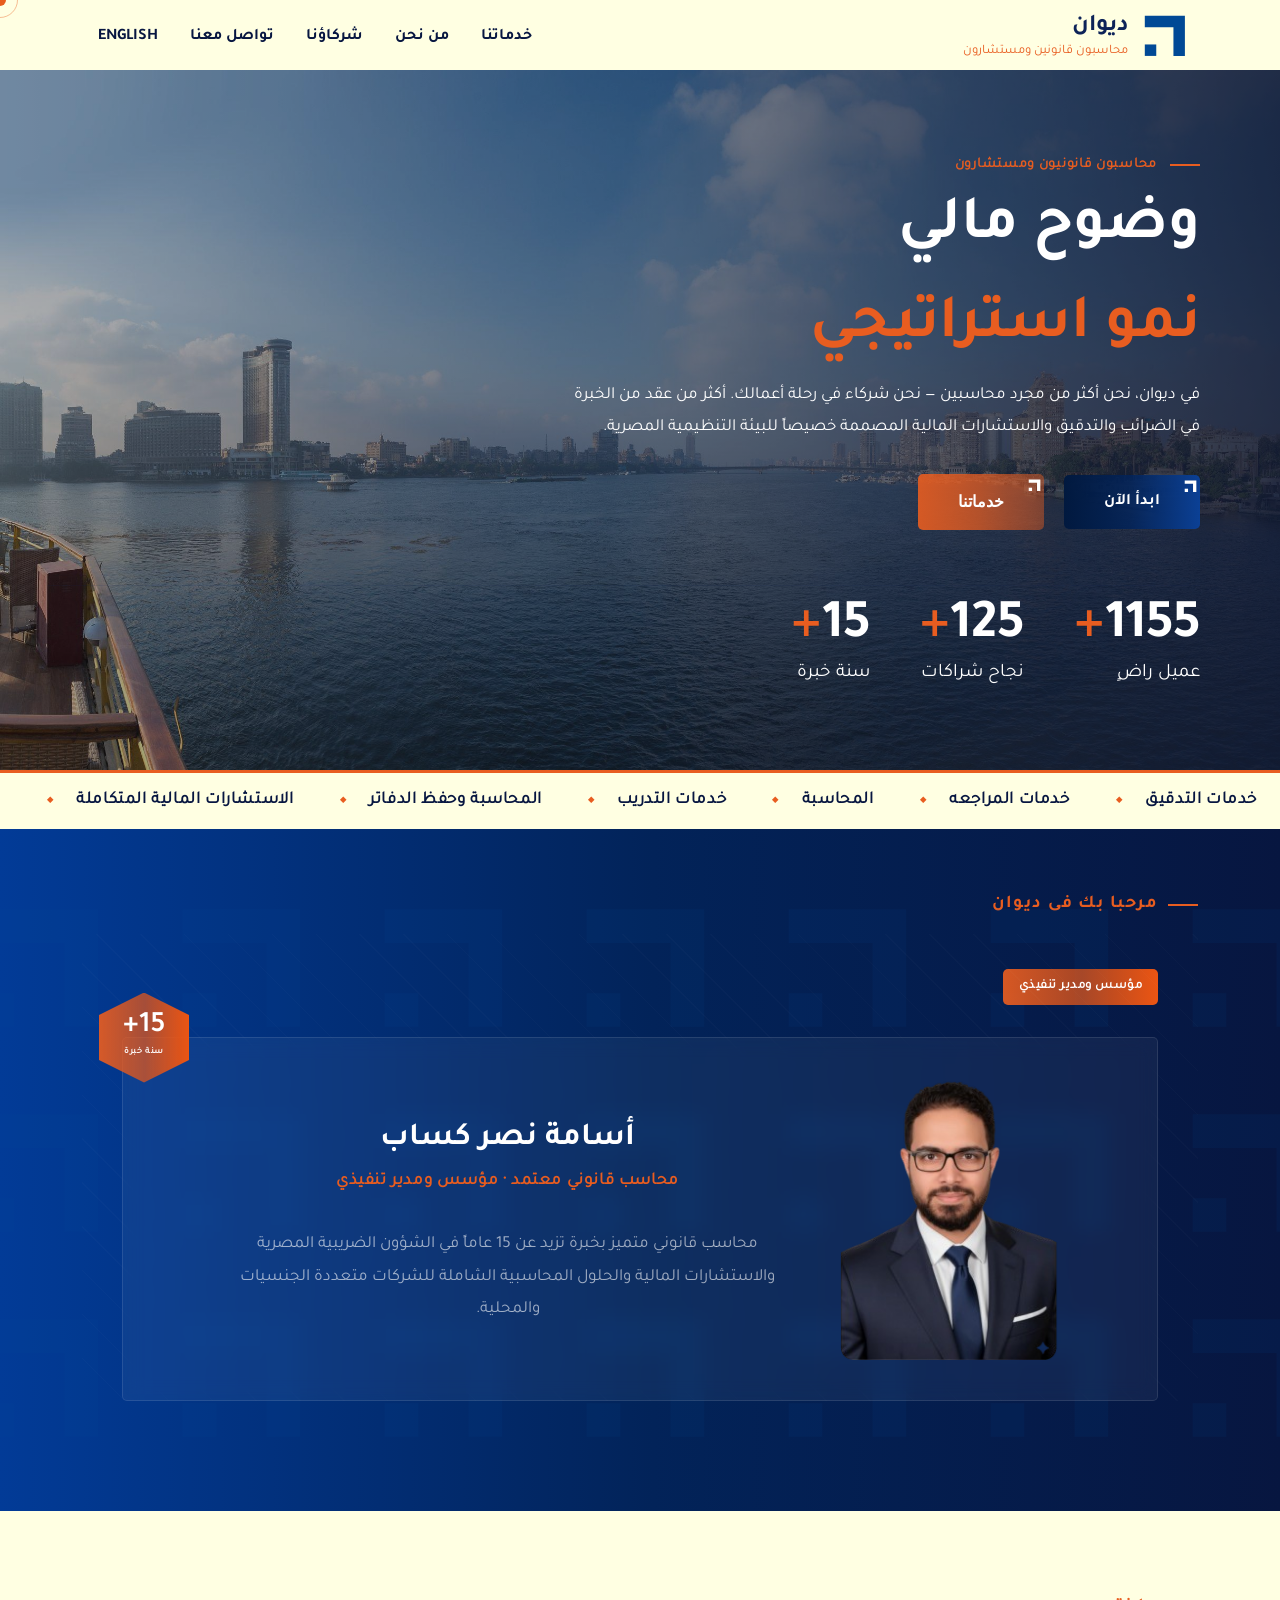
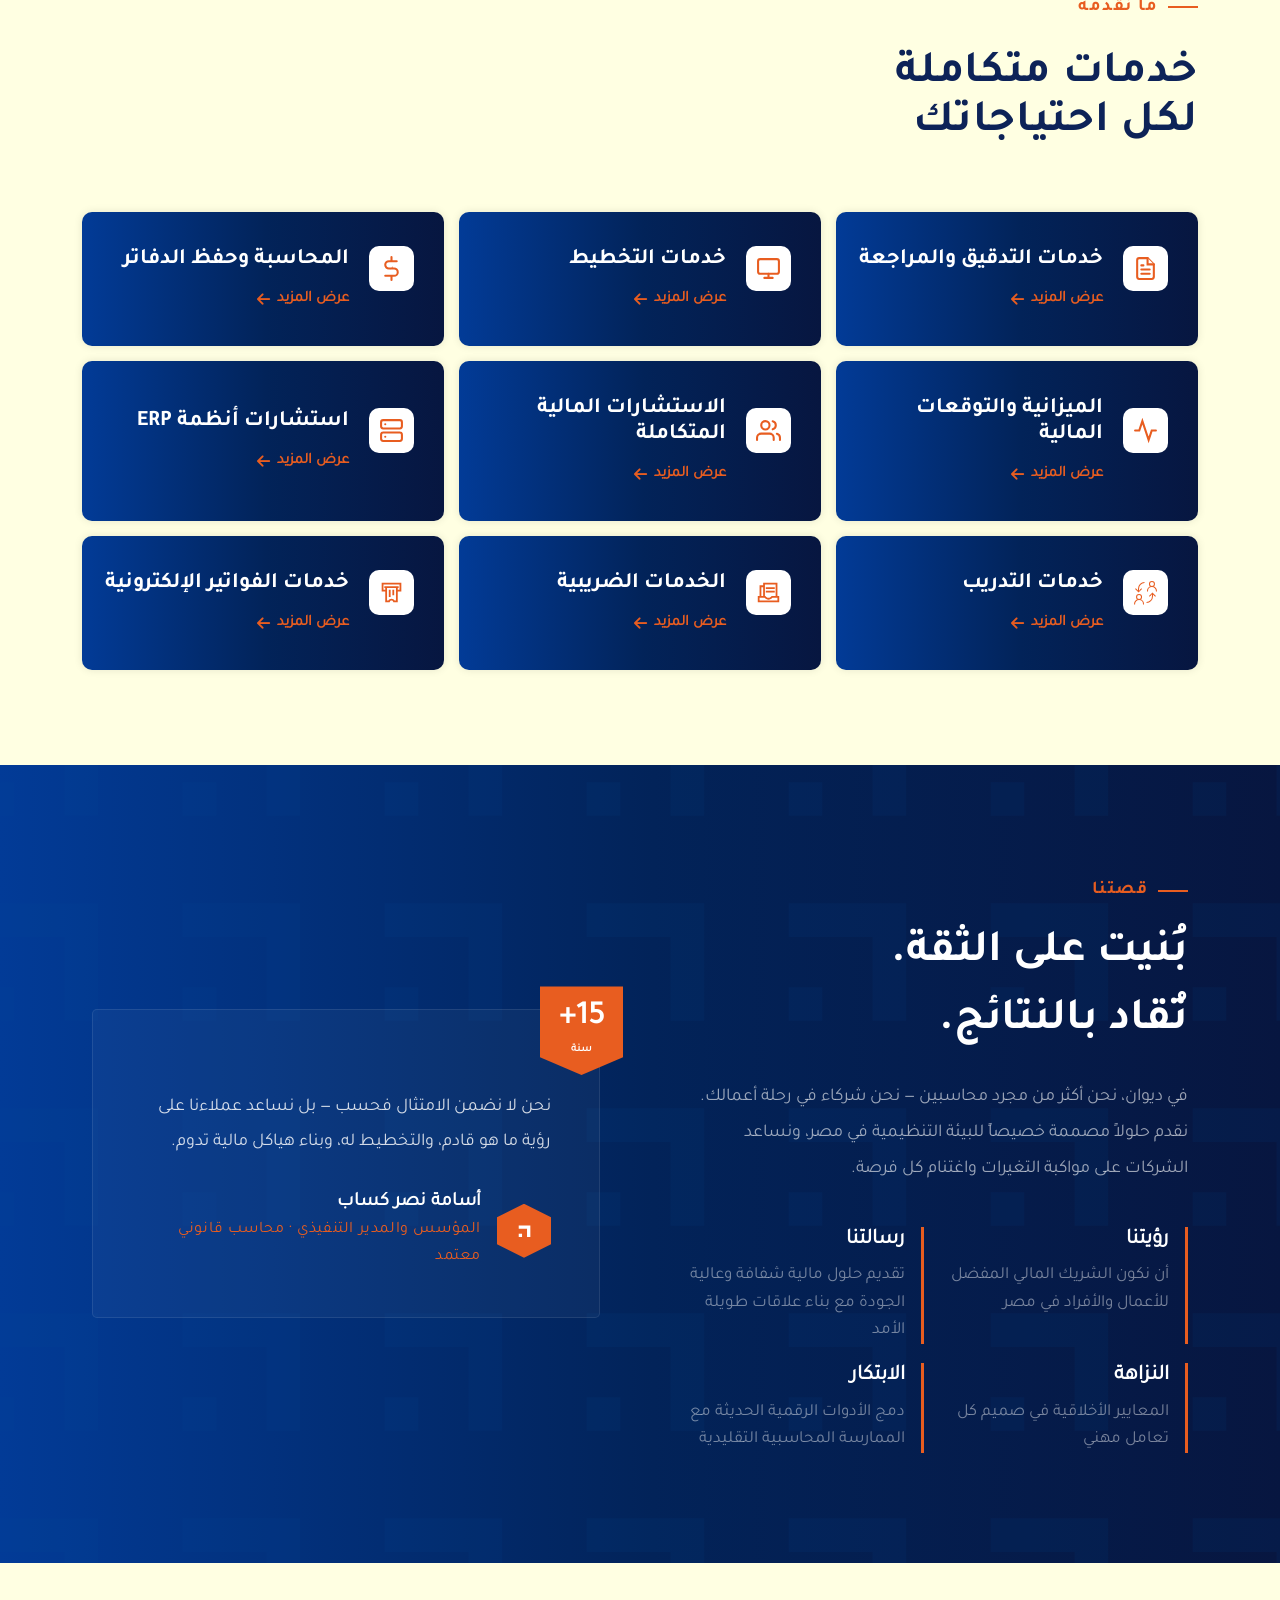
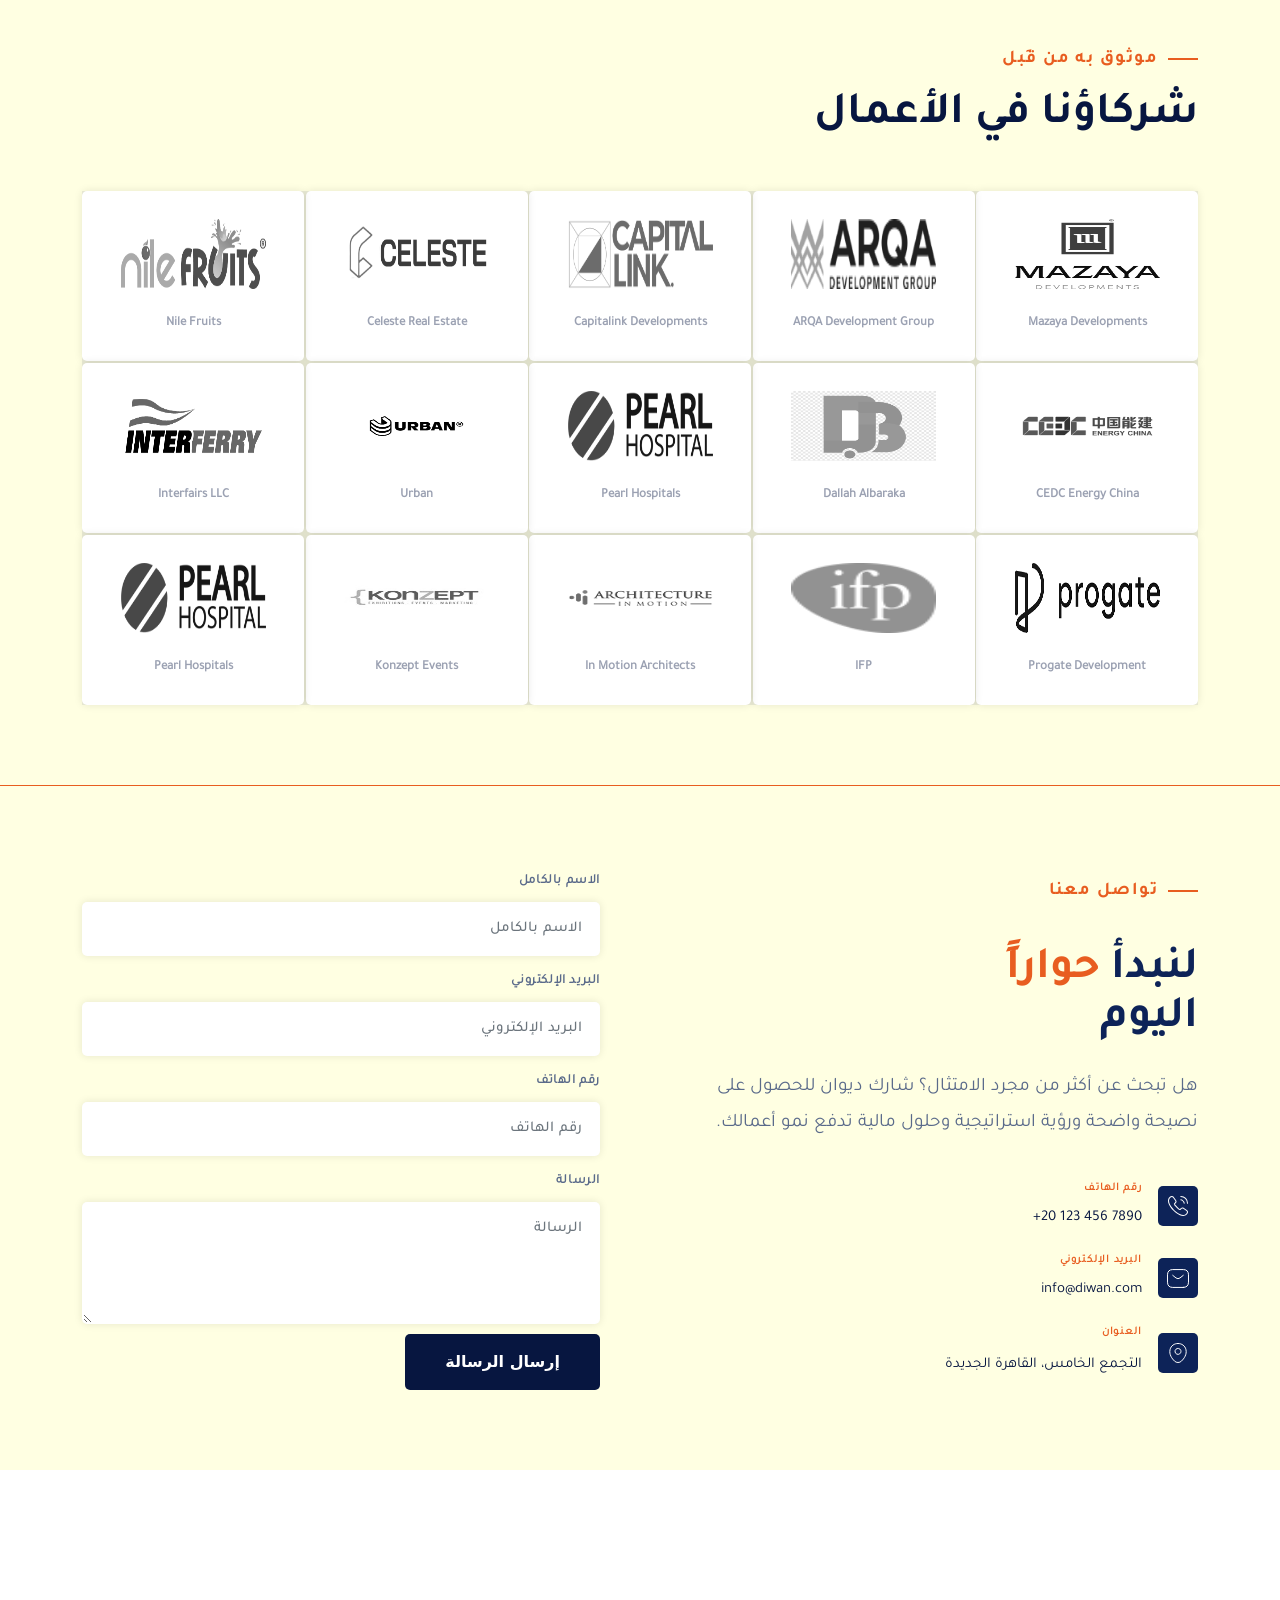
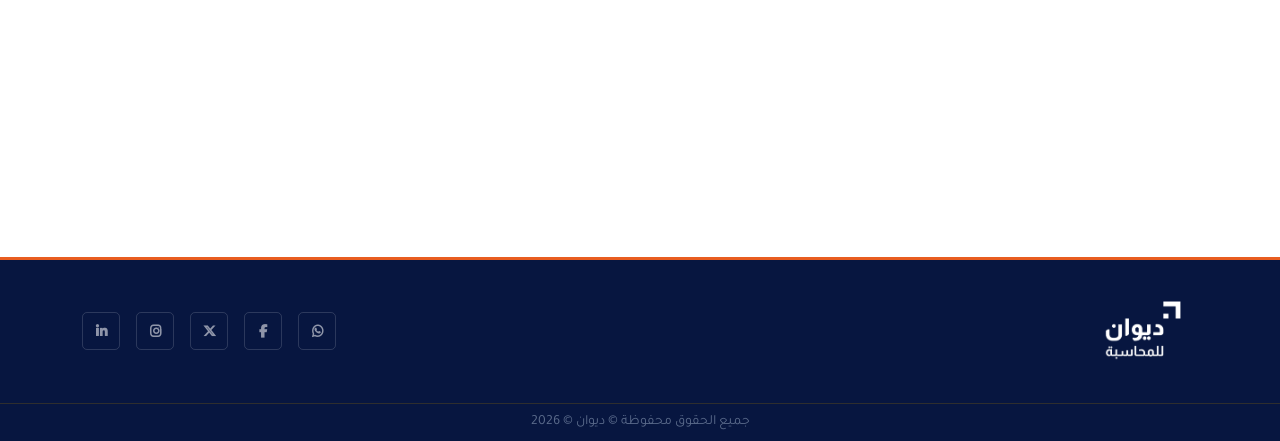
<file: index.html>
<!DOCTYPE html>
<html dir="rtl" lang="ar">
  <head>
    <meta charset="UTF-8" />
    <meta name="viewport"content="width=device-width, initial-scale=1, shrink-to-fit=no, user-scalable=no"
    />
    <title>Diwan-Integrated Financial & Accounting Solutions</title>
    <link rel="shortcut icon" type="img/png" href="images/fav.svg" />
    <link rel="stylesheet" href="css/bootstrap.rtl.min.css" />
    <link rel="stylesheet" href="css/fontawesome.min.css" />
    <link rel="stylesheet" href="css/animate.css">
    <link rel="stylesheet" href="css/main.css" />
  </head>
  <body>
    <div class="cursor" id="cursor"></div>
    <div class="cursor-ring" id="cursorRing"></div>
    <div class="overlay" id="closeNav"></div>
    <!-- Start Header -->
      <header>
    <div class="top-head">
      <div class="container">
        <div class="top-head-flex ">
            <div class="logo-head wow fadeInDown" data-wow-duration="1.4s" data-wow-delay="0.3s ">
              <a href="index.html">
                <img src="images/fav.svg" class="img-fluid" alt="Diwan">
              </a>
              <div class="logo-text wow fadeInDown" data-wow-duration="1.4s" data-wow-delay="0.3s ">
                <p>ديوان</p>
                <span>محاسبون قانونين ومستشارون</span>
              </div>
          </div>
            <div class="menu-head">
              <div class="menu">
                <ul class="list-unstyled list-inline">
                    <li><a href="#services" class="wow fadeInDown" data-wow-duration="1.4s" data-wow-delay="0.4s ">خدماتنا</a></li>
                    <li><a href="#about" class="wow fadeInDown" data-wow-duration="1.4s" data-wow-delay="0.5s ">من نحن</a></li>
                    <li><a href="#partners" class="wow fadeInDown" data-wow-duration="1.4s" data-wow-delay="0.6s ">شركاؤنا</a></li>
                    <li><a href="#contact" class="nav-cta wow fadeInDown" data-wow-duration="1.4s" data-wow-delay="0.7s ">تواصل معنا</a></li>
                    <li><a href="index-en.html" class="wow fadeInDown" data-wow-duration="1.4s" data-wow-delay="0.8s ">English</a></li>
                </ul>
              </div>
            </div>
            <div class="button-head">

              <div class="side-menu">
                <div id="mySidenav" class="sidenav">
                    <a href="javascript:void(0)" class="closebtn" id="closeNav">&times;</a>
                    <ul class="list-unstyled">
                        <li><a href="#services">خدماتنا</a></li>
                        <li><a href="#about">من نحن</a></li>
                        <li><a href="#partners">شركاؤنا</a></li>
                        <li><a href="#contact" class="nav-cta">تواصل معنا</a></li>
                        <li><a href="index-en.html">EN</a></li>
                    </ul>
                </div>
                <span id="openNav">
                        <div class="open-side">
                          <i class="fa-solid fa-bars-staggered"></i>
                        </div>
                </span>
              </div>
            </div>
        </div>

      </div>
    </div>
  </header>
    <!-- End Header -->


<!-- Start Home -->
<section class="head-home-section">
    <div class="container-fluid pj-0">
      <div class="overlay-slid"></div>
        <div class="head-home-flex">
     
              <div class="head-right">
                    <h4 class="wow fadeInDown" data-wow-duration="1.4s" data-wow-delay="0.4s ">محاسبون قانونيون ومستشارون</h4>
                    <span class="up wow fadeInDown" data-wow-duration="1.4s" data-wow-delay="0.5s ">وضوح مالي</span>
                    <span class="down wow fadeInDown" data-wow-duration="1.4s" data-wow-delay="0.6s ">نمو استراتيجي</span>
                    <p class="wow fadeInDown" data-wow-duration="1.4s" data-wow-delay="0.7s ">
                      في ديوان، نحن أكثر من مجرد محاسبين — نحن شركاء في رحلة أعمالك. أكثر من عقد من الخبرة في الضرائب والتدقيق والاستشارات المالية المصممة خصيصاً للبيئة التنظيمية المصرية.

                    </p>
                    <div class="head-button">
                      <div class="head-start-b wow fadeInUp" data-wow-duration="0.8s" data-wow-delay="1.0s ">
                        <img src="images/fav.svg" class="logo-img" alt="logo" style="fill: white;">
                        <a href="" class="start-now">ابدأ الآن</a>
                      </div>
                      <div class="head-start-b wow fadeInUp" data-wow-duration="0.8s" data-wow-delay="1.1s ">
                        <img src="images/fav.svg" class="logo-img" alt="logo" style="fill: white;">
                        <a href="" class="start-up">خدماتنا</a>
                      </div>
                    </div>
                        <div class="head-num">
                          <div class="numbers-flex">
                            <div class="numbers-item">
                                <div class="number wow fadeInDown" data-wow-duration="1.4s" data-wow-delay="0.5s"><span>1200</span>+</div>
                                <div class="item-name wow fadeInUp" data-wow-duration="1.4s" data-wow-delay="1.0s">عميل راضٍ</div>
                            </div>
                            <div class="numbers-item">
                              <div class="number wow fadeInDown" data-wow-duration="1.4s" data-wow-delay="0.6s"><span>130</span>+</div>
                              <div class="item-name wow fadeInUp" data-wow-duration="1.4s" data-wow-delay="1.1s">نجاح شراكات</div>
                            </div>
                            <div class="numbers-item">
                              <div class="number wow fadeInDown" data-wow-duration="1.4s" data-wow-delay="0.6s"><span>15</span>+</div>
                              <div class="item-name wow fadeInUp" data-wow-duration="1.4s" data-wow-delay="1.2s">سنة خبرة</div>
                            </div>
                          </div>
                        </div>
                </div>
             
            
        </div>
    </div>
</section>
<!-- End Home -->
<section class="line-home-section">
<div class="ticker">
  <div class="ticker-track">
    <span class="ticker-item">خدمات التدقيق<span class="ticker-sep">◆</span></span>
    <span class="ticker-item">خدمات المراجعه <span class="ticker-sep">◆</span></span>
    <span class="ticker-item">المحاسبة  <span class="ticker-sep">◆</span></span>
    <span class="ticker-item">خدمات التدريب<span class="ticker-sep">◆</span></span>
    <span class="ticker-item">المحاسبة وحفظ الدفاتر<span class="ticker-sep">◆</span></span>
    <span class="ticker-item">الاستشارات المالية المتكاملة <span class="ticker-sep">◆</span></span>
    <span class="ticker-item">الميزانية<span class="ticker-sep">◆</span></span>
  </div>
</div>
</section>
<!-- CEO -->
 <section class="ceo-home-section">
  <div class="ceo-back"></div>
    <div class="container">
        <div class="ceo-home-flex">
            <div class="about-tag wow fadeInUp" data-wow-duration="1.4s" data-wow-delay="0.3s">مرحبا بك فى ديوان </div>
            <div class="ceo-content">
              <div class="head-pattern"></div>
              <div class="head-left-content">
                <h4 class="wow fadeInUp" data-wow-duration="1.4s" data-wow-delay="0.4s">مؤسس ومدير تنفيذي</h4>
                <div class="head-box">
                  <div class="head-ceo-flex">
                    <div class="head-photo wow fadeInUp" data-wow-duration="1.4s" data-wow-delay="0.5s ">
                      <img src="images/ceo.png" class="img-fluid" alt="ceo">
                    </div>
                    <div class="head-ceo-content">
                      <h2 class="wow fadeInUp" data-wow-duration="1.4s" data-wow-delay="0.5s">أسامة نصر كساب</h2>
                      <span class="wow fadeInUp" data-wow-duration="1.4s" data-wow-delay="0.6s">محاسب قانوني معتمد · مؤسس ومدير تنفيذي</span>
                      
                      
                      <p class="wow fadeInUp" data-wow-duration="1.4s" data-wow-delay="0.7s">محاسب قانوني متميز بخبرة تزيد عن 15 عاماً في الشؤون الضريبية المصرية والاستشارات المالية والحلول المحاسبية الشاملة للشركات متعددة الجنسيات والمحلية.</p>
                    </div>
                </div>
                  <div class="head-years wow fadeInUp" data-wow-duration="1.4s" data-wow-delay="0.8s">
                    <span>15+</span>
                    <span>سنة خبرة</span>
                  </div>
                </div>
              </div>
            </div>
        </div>
    </div>
 </section>
<!-- CEO -->
 <!-- Start Services -->
  <section class="services-home-section" id="services">
  
    <div class="container">
        <div class="services-home-flex">
            <div class="services-head">
              <div class="about-tag wow fadeInUp" data-wow-duration="1.4s" data-wow-delay="0.3s">ما نقدمه</div>
              <p class="wow fadeInUp" data-wow-duration="1.4s" data-wow-delay="0.4s">خدمات متكاملة لكل احتياجاتك</p>
            </div>
             <div class="services-items">
                  <div class="service-item wow fadeInRight" data-wow-duration="1.4s" data-wow-delay="0.5s">
                    <div class="item-icon">
                        <svg viewBox="0 0 24 24" fill="none" stroke="white" stroke-width="2" stroke-linecap="round">
                          <path d="M14 2H6a2 2 0 0 0-2 2v16a2 2 0 0 0 2 2h12a2 2 0 0 0 2-2V8z"/><polyline points="14 2 14 8 20 8"/><line x1="16" y1="13" x2="8" y2="13"/><line x1="16" y1="17" x2="8" y2="17"/><line x1="10" y1="9" x2="8" y2="9"/>
                        </svg>
                    </div>
                    <div class="service-title">
                      <h4>خدمات التدقيق والمراجعة</h4>
                      <a href="#!" class="button-service">عرض المزيد   <i class="fas fa-arrow-left"></i></a>
                    </div>
                  </div>

                  <div class="service-item wow fadeInRight" data-wow-duration="1.4s" data-wow-delay="0.6s">
                    <div class="item-icon">
                      <svg viewBox="0 0 24 24" fill="none" stroke="white" stroke-width="2" stroke-linecap="round">
                        <rect x="2" y="3" width="20" height="14" rx="2"/><line x1="8" y1="21" x2="16" y2="21"/><line x1="12" y1="17" x2="12" y2="21"/>
                      </svg>
                    </div>
                    <div class="service-title">
                      <h4>خدمات التخطيط</h4>
                      <a href="#!" class="button-service">عرض المزيد   <i class="fas fa-arrow-left"></i></a>
                    </div>
                  </div>

                  <div class="service-item wow fadeInRight" data-wow-duration="1.4s" data-wow-delay="0.7s">
                      <div class="item-icon">
                        <svg viewBox="0 0 24 24" fill="none" stroke="white" stroke-width="2" stroke-linecap="round">
                          <line x1="12" y1="1" x2="12" y2="23"/><path d="M17 5H9.5a3.5 3.5 0 0 0 0 7h5a3.5 3.5 0 0 1 0 7H6"/>
                        </svg>
                      </div>
                    <div class="service-title">
                      <h4>المحاسبة وحفظ الدفاتر</h4>
                      <a href="#!" class="button-service">عرض المزيد   <i class="fas fa-arrow-left"></i></a>
                    </div>
                  </div>
                  <div class="service-item wow fadeInRight" data-wow-duration="1.4s" data-wow-delay="0.8s">
                      <div class="item-icon">
                        <svg viewBox="0 0 24 24" fill="none" stroke="white" stroke-width="2" stroke-linecap="round">
                          <polyline points="22 12 18 12 15 21 9 3 6 12 2 12"/>
                        </svg>
                      </div>
                    <div class="service-title">
                      
                      <h4>الميزانية والتوقعات المالية</h4>
                      <a href="#!" class="button-service">عرض المزيد   <i class="fas fa-arrow-left"></i></a>
                    </div>
                  </div>
                  <div class="service-item wow fadeInRight" data-wow-duration="1.4s" data-wow-delay="0.9s">
                    <div class="item-icon">
                    <svg viewBox="0 0 24 24" fill="none" stroke="white" stroke-width="2" stroke-linecap="round">
                      <path d="M17 21v-2a4 4 0 0 0-4-4H5a4 4 0 0 0-4 4v2"/><circle cx="9" cy="7" r="4"/><path d="M23 21v-2a4 4 0 0 0-3-3.87"/><path d="M16 3.13a4 4 0 0 1 0 7.75"/>
                    </svg>
                  </div>
                    <div class="service-title">
                      <h4>الاستشارات المالية المتكاملة</h4>
                      <a href="#!" class="button-service">عرض المزيد   <i class="fas fa-arrow-left"></i></a>
                    </div>
                  </div>

                  <div class="service-item wow fadeInRight" data-wow-duration="1.4s" data-wow-delay="1.0s">
                    <div class="item-icon">
                      <svg viewBox="0 0 24 24" fill="none" stroke="white" stroke-width="2" stroke-linecap="round">
                        <rect x="2" y="2" width="20" height="8" rx="2"/><rect x="2" y="14" width="20" height="8" rx="2"/><line x1="6" y1="6" x2="6.01" y2="6"/><line x1="6" y1="18" x2="6.01" y2="18"/>
                      </svg>
                    </div>
                    <div class="service-title">
                      <h4>استشارات أنظمة ERP</h4>
                      <a href="#!" class="button-service">عرض المزيد   <i class="fas fa-arrow-left"></i></a>
                    </div>
                  </div>

                  <div class="service-item wow fadeInRight" data-wow-duration="1.4s" data-wow-delay="1.1s">
                    <div class="item-icon">
                      <?xml version="1.0" encoding="utf-8"?>
                      <svg width="20" height="8" viewBox="0 0 24 24" id="Layer_1" data-name="Layer 1" xmlns="http://www.w3.org/2000/svg"><defs></defs><circle class="cls-1" cx="5.8" cy="16.32" r="2.39"/><path class="cls-1" d="M1.5,23.48V23a4.3,4.3,0,0,1,4.3-4.3h0A4.3,4.3,0,0,1,10.09,23v.48"/><circle class="cls-1" cx="18.2" cy="3.91" r="2.39"/><path class="cls-1" d="M13.91,11.07v-.48A4.29,4.29,0,0,1,18.2,6.3h0a4.29,4.29,0,0,1,4.3,4.29v.48"/><polyline class="cls-1" points="15.7 15.72 18.68 12.75 21.66 15.72"/><path class="cls-1" d="M18.68,13v2.86A5.73,5.73,0,0,1,13,21.57h0"/><polyline class="cls-1" points="8.3 8.32 5.32 11.3 2.34 8.32"/><path class="cls-1" d="M5.32,11.07V8.2a5.72,5.72,0,0,1,5.73-5.72h0"/></svg>
                    </div>
                    <div class="service-title">
                      <h4>خدمات التدريب</h4>
                      <a href="#!" class="button-service">عرض المزيد   <i class="fas fa-arrow-left"></i></a>
                    </div>
                  </div>

                  <div class="service-item wow fadeInRight" data-wow-duration="1.4s" data-wow-delay="1.2s">
                      <div class="item-icon">
                        <?xml version="1.0" encoding="utf-8"?>
                          <svg width="20" height="8" viewBox="0 0 1024 1024" class="icon"  version="1.1" xmlns="http://www.w3.org/2000/svg">
                            <path d="M553.89 875.24c0.15-0.02 0.29-0.05 0.44-0.07l-0.19-0.19-0.25 0.26z" fill="#e85d20" stroke: var(--sec-color); />
                            <path d="M877.72 658.29V109.71H292.58v109.71h-146.3v438.86H73.14v256h877.71v-256h-73.13z m-73.14-475.43v475.43H637.99c-25.34 43.54-71.99 73.14-126 73.14s-100.66-29.6-126-73.14h-20.28V182.86h438.87zM219.43 292.57h73.14v365.71h-73.14V292.57z m658.28 548.57H146.28V731.43h202.97c41.2 45.9 100.38 73.14 162.75 73.14 62.36 0 121.55-27.24 162.75-73.14h202.97v109.71z" fill="#e85d20" stroke: var(--sec-color);/>
                            <path d="M402.28 292.57h365.71v73.14H402.28zM402.28 438.86h365.71V512H402.28z" fill="#e85d20" stroke="var(--sec-color)" stroke-width="2" /></svg>
                      </div>
                      <div class="service-title">
                        <h4>الخدمات الضريبية</h4>
                        <a href="#!" class="button-service">عرض المزيد   <i class="fas fa-arrow-left"></i></a>
                      </div>
                  </div>
                  <div class="service-item wow fadeInRight" data-wow-duration="1.4s" data-wow-delay="1.3s">
                    <div class="item-icon">
                      <svg width="20" height="8" viewBox="0 0 1024 1024" class="icon"  version="1.1" xmlns="http://www.w3.org/2000/svg"><path d="M109.72 109.71v365.71h146.29v438.86H434.8l8.59-24.45c10.32-29.36 37.89-49.07 68.62-49.07 30.71 0 58.29 19.71 68.61 49.07l8.59 24.45h178.8V475.43H914.3V109.71H109.72z m585.15 731.43h-56.45c-25.73-44.84-73.73-73.52-126.41-73.52s-100.7 28.68-126.43 73.52h-56.43v-512h365.71v512z m146.28-438.85h-73.14v-73.14h36.57V256H219.44v73.14h36.57v73.14h-73.14V182.86h658.29v219.43z" fill="#e85d20" /><path d="M402.29 402.29h73.14v292.57h-73.14zM548.58 402.29h73.14v219.43h-73.14z" fill="#e85d20" /></svg>
                    </div>
                    <div class="service-title">
                      <h4>خدمات الفواتير الإلكترونية</h4>
                      <a href="#!" class="button-service">عرض المزيد   <i class="fas fa-arrow-left"></i></a>
                    </div>
                  </div>
            </div>
        </div>
    </div>
  </section>
 <!-- End Services -->
  <!-- Start about -->
   <section class="about-home-section" id="about">
    <div class="ceo-back"></div>
      <div class="container">
        <div class="about-home-flex">
            <div class="about-home-right">
              <div class="about-tag wow fadeInUp" data-wow-duration="1.4s" data-wow-delay="0.4s">قصتنا</div>
              <span class="wow fadeInUp" data-wow-duration="1.4s" data-wow-delay="0.5s">بُنيت على الثقة. تُقاد بالنتائج.</span>
              <p class="wow fadeInUp" data-wow-duration="1.4s" data-wow-delay="0.6s">
                في ديوان، نحن أكثر من مجرد محاسبين — نحن شركاء في رحلة أعمالك. نقدم حلولاً مصممة خصيصاً للبيئة التنظيمية في مصر، ونساعد الشركات على مواكبة التغيرات واغتنام كل فرصة.
              </p>
              <div class="about-right-content">
                <div class="about-item wow fadeInUp" data-wow-duration="1.4s" data-wow-delay="0.7s">
                   <h4 class="wow fadeInUp" data-wow-duration="1.4s" data-wow-delay="0.7s">رؤيتنا</h4>
                    <p class="wow fadeInUp" data-wow-duration="1.4s" data-wow-delay="0.8s">أن نكون الشريك المالي المفضل للأعمال والأفراد في مصر</p>
                </div>
                <div class="about-item wow fadeInUp" data-wow-duration="1.4s" data-wow-delay="0.9s">
                  <h4 class="wow fadeInUp" data-wow-duration="1.4s" data-wow-delay="0.9s">رسالتنا</h4>
                  <p class="wow fadeInUp" data-wow-duration="1.4s" data-wow-delay="1.0s">تقديم حلول مالية شفافة وعالية الجودة مع بناء علاقات طويلة الأمد</p>
                </div>
                <div class="about-item wow fadeInUp" data-wow-duration="1.4s" data-wow-delay="1.1s">
                  <h4 class="wow fadeInUp" data-wow-duration="1.4s" data-wow-delay="1.1s">النزاهة</h4>
                  <p class="wow fadeInUp" data-wow-duration="1.4s" data-wow-delay="1.2s">المعايير الأخلاقية في صميم كل تعامل مهني</p>
                </div>
                <div class="about-item wow fadeInUp" data-wow-duration="1.4s" data-wow-delay="1.3s">
                  <h4 class="wow fadeInUp" data-wow-duration="1.4s" data-wow-delay="1.3s">الابتكار</h4>
                  <p class="wow fadeInUp" data-wow-duration="1.4s" data-wow-delay="1.4s">دمج الأدوات الرقمية الحديثة مع الممارسة المحاسبية التقليدية</p>
                </div>
              </div>
            </div>
            <div class="about-home-left">
              <div class="about-years wow fadeInUp" data-wow-duration="1.4s" data-wow-delay="0.4s"><span>15+</span><span>سنة</span></div>
              <p class="wow fadeInUp" data-wow-duration="1.4s" data-wow-delay="0.5s">
                 نحن لا نضمن الامتثال فحسب — بل نساعد عملاءنا على رؤية ما هو قادم، والتخطيط له، وبناء هياكل مالية تدوم.
              </p>
              <div class="about-left-flex-box">
                <div class="left-photo wow fadeInUp" data-wow-duration="1.4s" data-wow-delay="0.6s">
                  <img src="images/fav.svg" class="img-fluid" alt="About Us">
                </div>
                <div class="left-title wow fadeInUp" data-wow-duration="1.4s" data-wow-delay="0.6s">
                  <h4>أسامة نصر كساب</h4>
                  <span>المؤسس والمدير التنفيذي · محاسب قانوني معتمد</span>
                </div>
              </div>
            </div>
      </div>
    </section>
  <!-- End about -->

  <!-- Start partners -->
   <section class="partners-home-section" id="partners">
    <div class="container">
      <div class="about-tag wow fadeInUp" data-wow-duration="1.4s" data-wow-delay="0.4s">موثوق به من قِبل</div>
      <p class="wow fadeInUp" data-wow-duration="1.4s" data-wow-delay="0.5s">شركاؤنا في الأعمال</p>
      <div class="partner-flex wow fadeInUp" data-wow-duration="1.4s" data-wow-delay="0.0s">
        <div class="partner-item wow fadeInUp" data-wow-duration="1.4s" data-wow-delay="0.1s">
          <div class="partner-blog">
            <img src="images/partner/partner22.png" class="img-fluid" alt=""> 
            <span>Mazaya Developments</span>
          </div>
        </div>
        <div class="partner-item wow fadeInUp" data-wow-duration="1.4s" data-wow-delay="0.2s">
            <div class="partner-blog">
              <img src="images/partner/partner1.png" class="img-fluid" alt=""> 
              <span>ARQA Development Group</span>
            </div>
        </div>
        <div class="partner-item wow fadeInUp" data-wow-duration="1.4s" data-wow-delay="0.3s">
            <div class="partner-blog">
              <img src="images/partner/partner2.png" class="img-fluid" alt=""> 
              <span>Capitalink Developments</span>
            </div>
        </div>
        <div class="partner-item wow fadeInUp" data-wow-duration="1.4s" data-wow-delay="0.4s">
            <div class="partner-blog">
              <img src="images/partner/partner6.png" class="img-fluid" alt=""> 
              <span>Celeste Real Estate</span>
            </div>
        </div>
        <div class="partner-item wow fadeInUp" data-wow-duration="1.4s" data-wow-delay="0.5s">
            <div class="partner-blog">
              <img src="images/partner/partner5.png" class="img-fluid" alt=""> 
              <span>Nile Fruits</span>
            </div>
        </div>
        <div class="partner-item wow fadeInUp" data-wow-duration="1.4s" data-wow-delay="0.6s">
            <div class="partner-blog">
              <img src="images/partner/partner7.png" class="img-fluid" alt=""> 
              <span>CEDC Energy China</span>
            </div>
        </div>
        <div class="partner-item wow fadeInUp" data-wow-duration="1.4s" data-wow-delay="0.7s">
            <div class="partner-blog">
              <img src="images/partner/partner8.png" class="img-fluid" alt=""> 
              <span>Dallah Albaraka</span>
            </div>
        </div>
        <div class="partner-item wow fadeInUp" data-wow-duration="1.4s" data-wow-delay="0.8s">
            <div class="partner-blog">
              <img src="images/partner/partner9.png" class="img-fluid" alt=""> 
              <span>Pearl Hospitals</span>
            </div>
        </div>
        <div class="partner-item wow fadeInUp" data-wow-duration="1.4s" data-wow-delay="0.9s">
            <div class="partner-blog">
              <img src="images/partner/partner10.png" class="img-fluid" alt=""> 
              <span>Urban</span>
            </div>
        </div>
        <div class="partner-item wow fadeInUp" data-wow-duration="1.4s" data-wow-delay="1.0s">
            <div class="partner-blog">
              <img src="images/partner/partner11.png" class="img-fluid" alt=""> 
              <span>Interfairs LLC</span>
            </div>
        </div>
        <div class="partner-item  wow fadeInUp" data-wow-duration="1.4s" data-wow-delay="1.1s">
            <div class="partner-blog">
              <img src="images/partner/partner12.png" class="img-fluid" alt=""> 
              <span>Progate Development</span>
            </div>
        </div>
        <div class="partner-item wow fadeInUp" data-wow-duration="1.4s" data-wow-delay="1.2s">
            <div class="partner-blog">
              <img src="images/partner/partner4.png" class="img-fluid" alt=""> 
              <span>IFP</span>
            </div>
        </div>
        <div class="partner-item wow fadeInUp" data-wow-duration="1.4s" data-wow-delay="1.3s">
            <div class="partner-blog">
              <img src="images/partner/partner13.png" class="img-fluid" alt=""> 
              <span>In Motion Architects</span>
            </div>
        </div>
        <div class="partner-item wow fadeInUp" data-wow-duration="1.4s" data-wow-delay="1.4s">
            <div class="partner-blog">
              <img src="images/partner/partner14.jpg" class="img-fluid" alt=""> 
              <span>Konzept Events</span>
            </div>
        </div>
        <div class="partner-item wow fadeInUp" data-wow-duration="1.4s" data-wow-delay="1.5s">
            <div class="partner-blog">
              <img src="images/partner/partner9.png" class="img-fluid" alt=""> 
              <span>Pearl Hospitals</span>
            </div>
        </div>

      </div>
    </div>
   </section>
  <!-- End partners -->
   <!-- Start contact -->
    <section class="contact-home-section" id="contact">
      <div class="container">
          <div class="contact-home-flex">
              <div class="contact-right wow fadeInUp" data-wow-duration="1.4s" data-wow-delay="0.4s">
                  <div class="about-tag">تواصل معنا</div>
                  <h3>لنبدأ <span> حواراً </span>اليوم</h3>
                  <p>هل تبحث عن أكثر من مجرد الامتثال؟ شارك ديوان للحصول على نصيحة واضحة ورؤية استراتيجية وحلول مالية تدفع نمو أعمالك.</p>
                  <div class="contact-item-flex">

                    <div class="contact-item wow fadeInUp" data-wow-duration="1.4s" data-wow-delay="0.4s">
                        <div class="contact-icon">
                          <i><img src="images/icons/phone.svg" class="img-contain"></i>
                        </div>
                        <div class="contact-text">
                          <h4>رقم الهاتف</h4>
                          <a href="tel:+201234567890">+20 123 456 7890</a>
                      </div>
                    </div>

                    <div class="contact-item wow fadeInUp" data-wow-duration="1.4s" data-wow-delay="0.6s">
                      <div class="contact-icon">
                        <i><img src="images/icons/mail.svg" class="img-contain"></i>
                      </div>
                      <div class="contact-text">
                        <h4>البريد الإلكتروني</h4>
                        <a href="mailto:info@diwan.com">info@diwan.com</a>
                      </div>
                    </div>

                    <div class="contact-item wow fadeInUp" data-wow-duration="1.4s" data-wow-delay="0.8s">
                      <div class="contact-icon">
                        <i><img src="images/icons/address.svg" class="img-contain"></i>
                      </div>
                      <div class="contact-text">
                        <h4>العنوان</h4>
                        <p>التجمع الخامس، القاهرة الجديدة</p>
                      </div>
                    </div>

                  </div>
              </div>
              <div class="contact-left wow fadeInUp" data-wow-duration="1.4s" data-wow-delay="0.4s">
                    <form action="#" method="post">
                        <div class="form-group cont">
                            <label for="name">الاسم بالكامل</label>
                            <input type="text" class="form-control" id="name" name="name" placeholder="الاسم بالكامل" required> 
                        </div> 
                        <div class="form-group cont">
                            <label for="email">البريد الإلكتروني</label>
                            <input type="email" class="form-control" id="email" name="email" placeholder="البريد الإلكتروني"  required>     
                        </div>
                        <div class="form-group cont">
                            <label for="phone">رقم الهاتف</label>
                            <input type="tel" class="form-control" id="phone" name="phone" placeholder="رقم الهاتف"  required>     
                        </div>
                        <div class="form-group one cont">
                          <label for="message">الرسالة</label>
                          <textarea class="form-control" id="message" name="message" rows="4" placeholder="الرسالة"  required></textarea>
                        </div>
                        <button type="submit" class="submit-form">إرسال الرسالة </button>
                    </form>   
              </div>
            </div>
          </div>
      </div>
    </section>
   <!-- End contact -->
            <div class="section-contact-map">
        <div class="mapouter wow fadeInUp" data-wow-duration="1.4s" data-wow-delay="0.4s">
            <div class="gmap_canvas">
              <iframe width="100%" height="380px" id="gmap_canvas" frameborder="0" scrolling="no" marginheight="0" marginwidth="0" src="https://www.google.com/maps/embed?pb=!1m18!1m12!1m3!1d55282.5754359074!2d31.385076547515194!3d30.003534135435718!2m3!1f0!2f0!3f0!3m2!1i1024!2i768!4f13.1!3m3!1m2!1s0x14583cc75436d909%3A0x7f921d4528ec3e03!2sThe%205th%20Settlement%2C%20Industrial%20Area%2C%20New%20Cairo%201%2C%20Cairo%20Governorate!5e0!3m2!1sen!2seg!4v1776613482291!5m2!1sen!2seg"  style="border:0;" allowfullscreen="" loading="lazy" referrerpolicy="no-referrer-when-downgrade"></iframe>
               
            </div>
        </div>
      </div>
        <!-- Start Footer -->
         <footer>
          <div class="container">
              <div class="foot-flex">
                <div class="foot-logo wow fadeInUp" data-wow-duration="1.4s" data-wow-delay="0.4s">
                  <img src="images/logo-1.png" class="img-fluid" alt="logo">  
                </div>
                <div class="foot-social wow fadeInUp" data-wow-duration="1.4s" data-wow-delay="0.5s">
                  <a href="#"><i class="fab fab fa-whatsapp"></i></a>
                  <a href="#"><i class="fab fa-facebook-f"></i></a>
                  <a href="#"><i class="fab fa-x-twitter"></i></a>
                  <a href="#"><i class="fab fa-instagram"></i></a>
                  <a href="#"><i class="fab fa-linkedin-in"></i></a>
                </div>
              </div>
          </div>
         </footer>
         <div class="copy_allright">
            <div class="container">
                  <div class="copy-text">
                    <p> جميع الحقوق محفوظة © <span>ديوان</span> © 2026</p>
                  </div>
            </div>
          </div>
        <!-- End Footer -->

    <script src="js/jquery.min.js"></script>
    <script src="js/bootstrap.min.js"></script>
    <script src="js/jquery.marquee.min.js"></script>
    <script src="js/wow.min.js"></script> 
    <script src="js/main.js"></script>
            <script>
        new WOW().init();
    </script>
  </body>
</html>
</file>
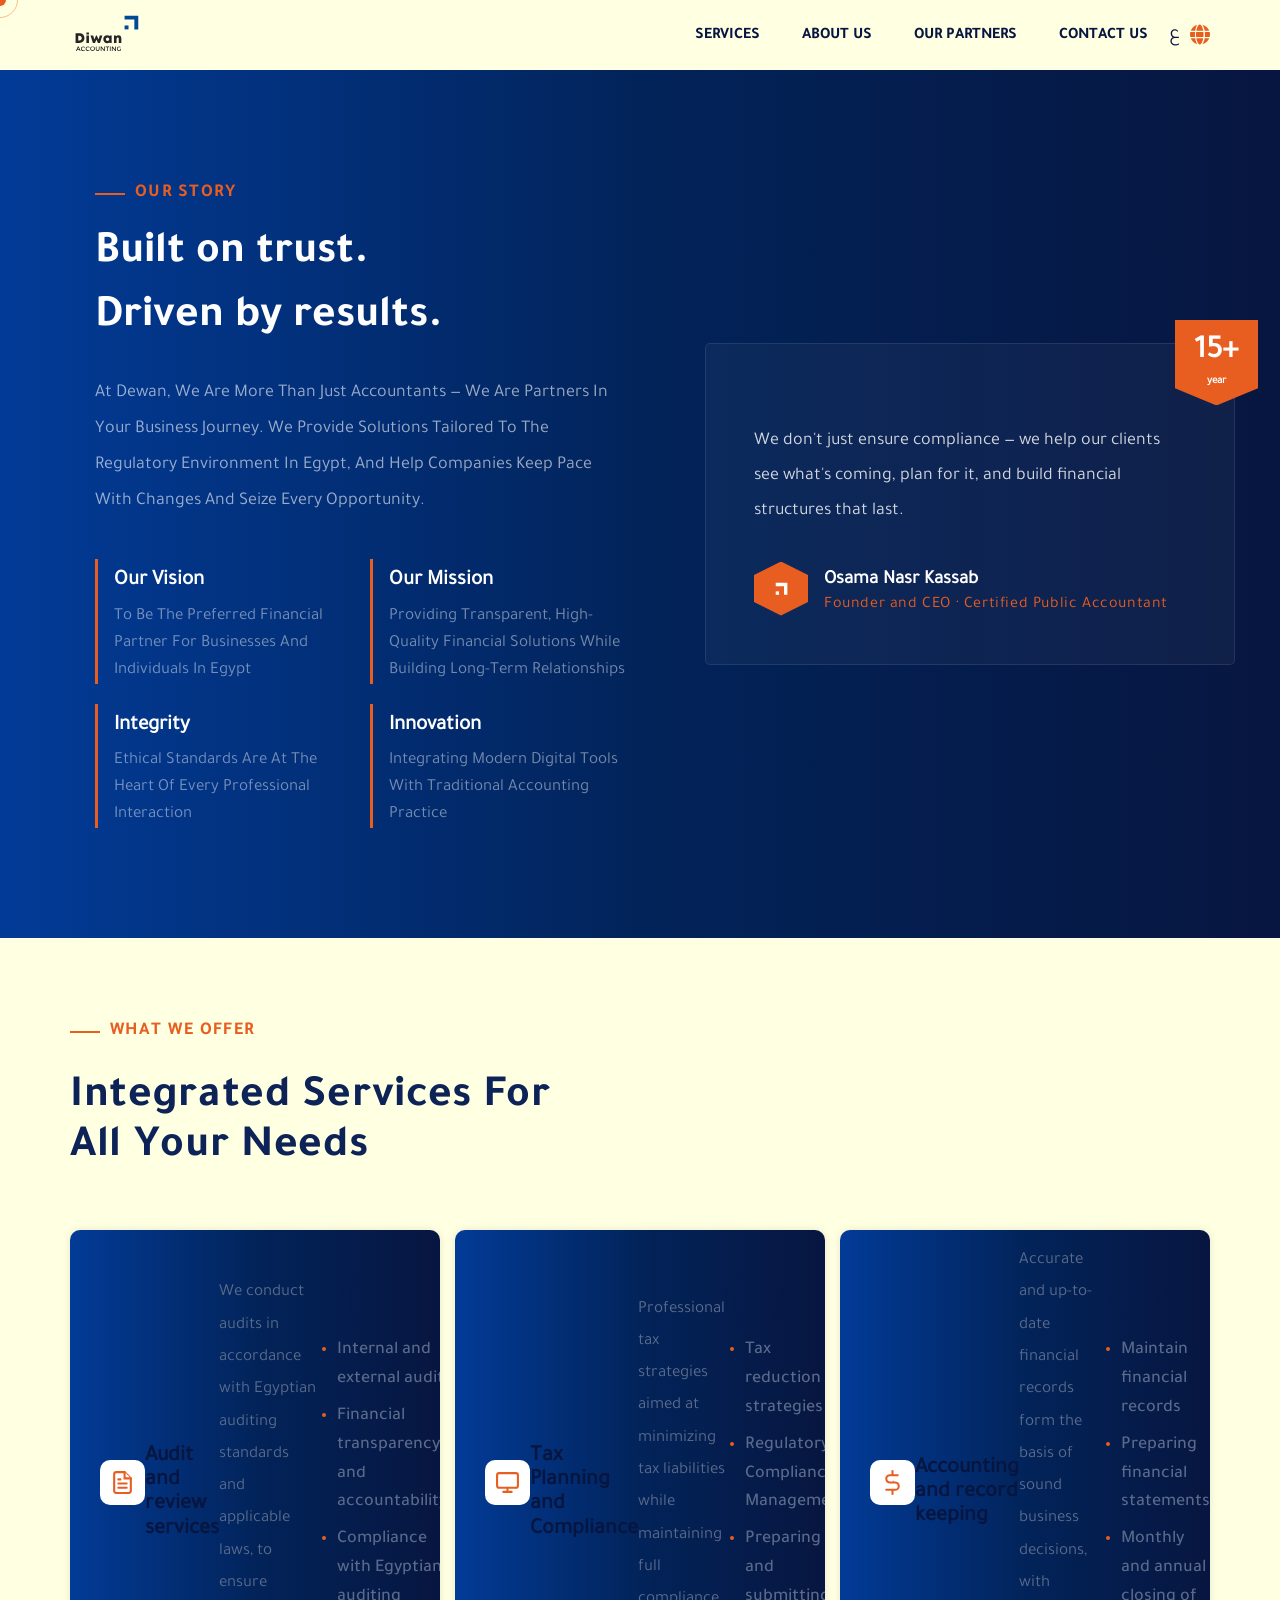
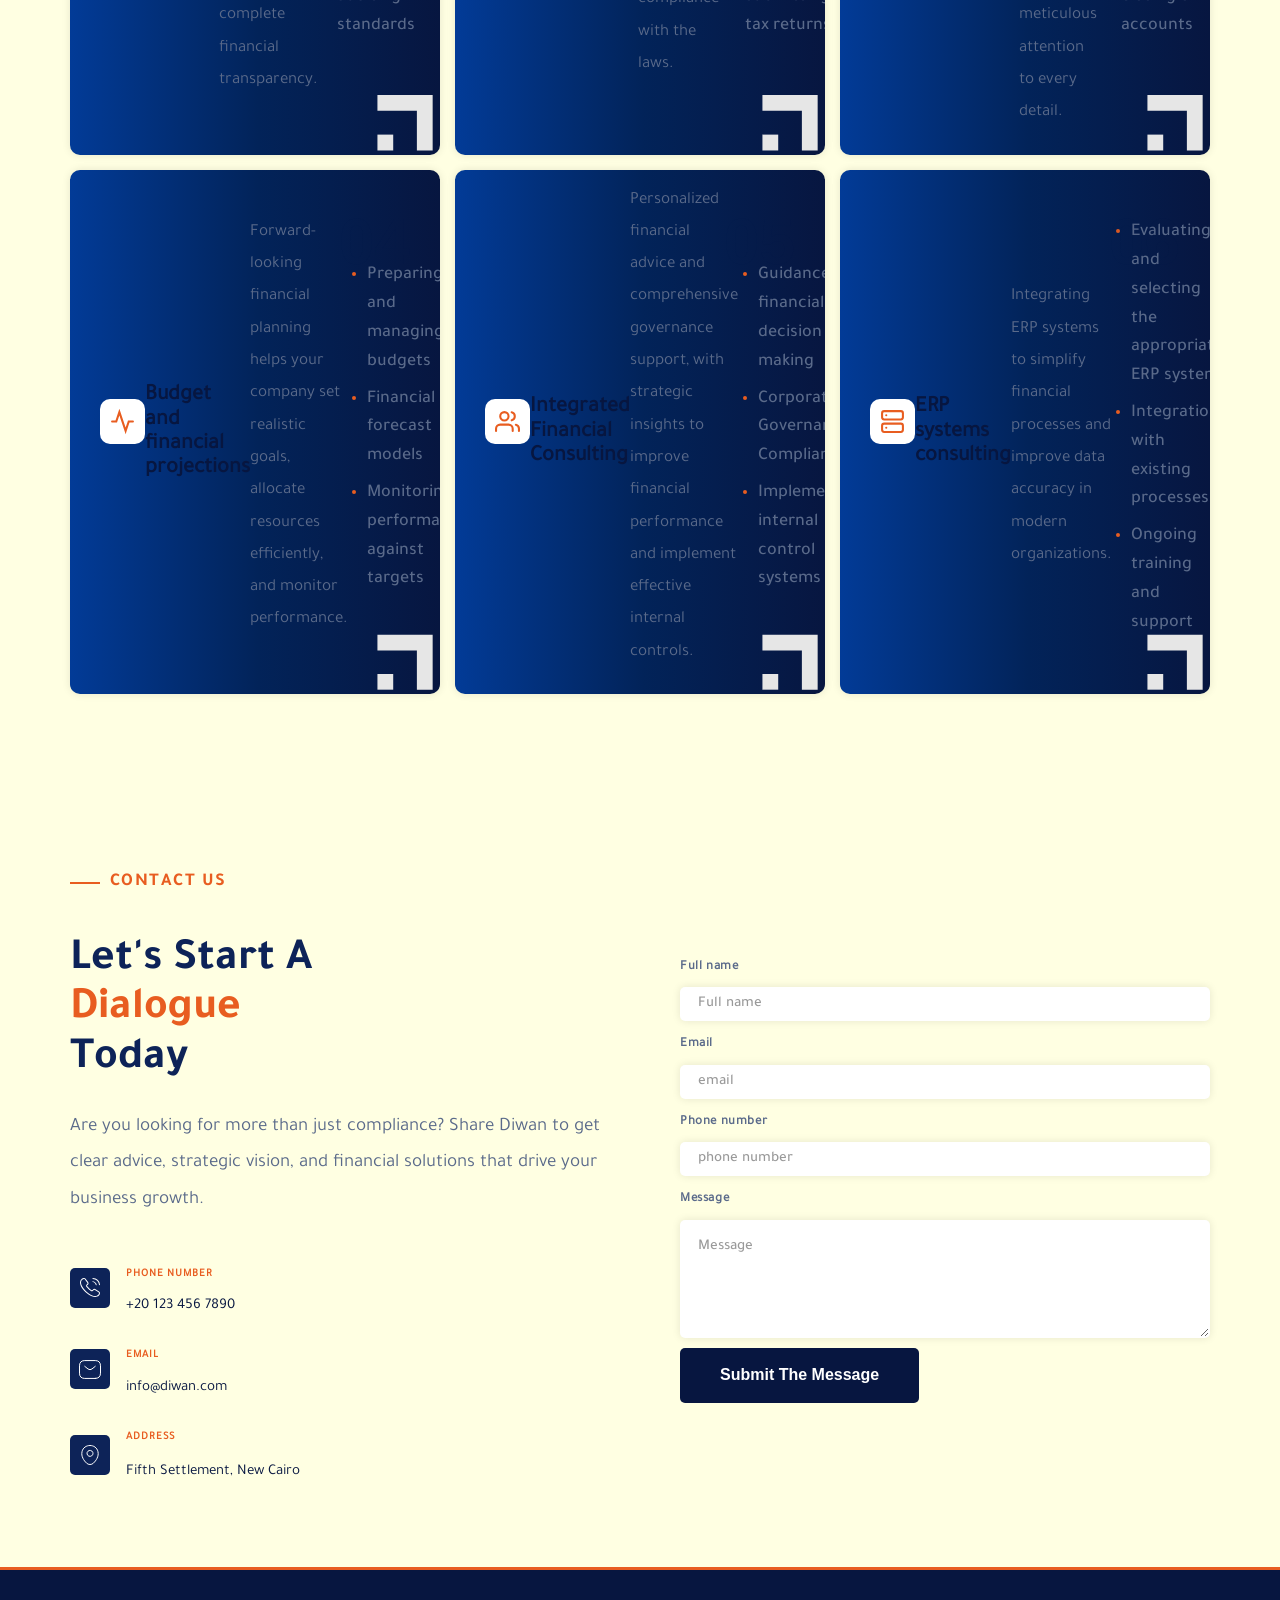
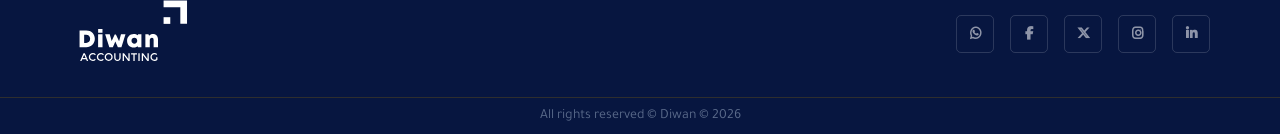
<file: about-en.html>
<!DOCTYPE html>
<html dir="ltr" lang="en">
  <head>
    <meta charset="UTF-8" />
    <meta name="viewport"content="width=device-width, initial-scale=1, shrink-to-fit=no, user-scalable=no"
    />
    <title>Diwan-Integrated Financial & Accounting Solutions</title>
    <link rel="shortcut icon" type="img/png" href="images/fav.svg" />
    <link rel="stylesheet" href="css/bootstrap.css" />
    <link rel="stylesheet" href="css/fontawesome.min.css" />
    <link rel="stylesheet" href="css/main.css" />
  </head>
  <body>
    <div class="cursor" id="cursor"></div>
    <div class="cursor-ring" id="cursorRing"></div>
    <div class="overlay" id="closeNav"></div>
    <!-- Start Header -->
      <header>
    <div class="top-head">
      <div class="container">
        <div class="top-head-flex">
            <div class="logo-head">
              <a href="index.html">
                <img src="images/logo-en.svg" class="img-fluid" alt="Diwan">
              </a>
          </div>
            <div class="menu-head">
              <div class="menu">
                <ul class="list-unstyled list-inline">
                    <li><a href="#services">services</a></li>
                    <li><a href="#about">About us</a></li>
                    <li><a href="#partners">Our Partners</a></li>
                    <li><a href="#contact" class="nav-cta">Contact us</a></li>
                </ul>
              </div>
            </div>
            <div class="button-head">
              <a href="#!" class="lang-head">
                
                  ع
                  <i class="fa-solid fa-globe"></i>
              </a>
              <div class="side-menu">
                <div id="mySidenav" class="sidenav">
                    <a href="javascript:void(0)" class="closebtn" id="closeNav">&times;</a>
                    <ul class="list-unstyled">
                        <li><a href="#services">services</a></li>
                        <li><a href="#about">About us</a></li>
                        <li><a href="#partners">Our Partners</a></li>
                        <li><a href="#contact" class="nav-cta">Contact us</a></li>
                        <li><a href="index.html" class="nav-cta">العربية</a></li>
                    </ul>
                </div>
                <span id="openNav">
                        <div class="open-side">
                          <i class="fa-solid fa-bars-staggered"></i>
                        </div>
                </span>
              </div>
            </div>
        </div>

      </div>
    </div>
  </header>
    <!-- End Header -->
  <!-- Start about -->
   <section class="about-home-section" id="about">
      <div class="container">
        <div class="about-home-flex">
            <div class="about-home-right">
              <div class="about-tag">Our Story</div>
              <span>Built on trust. Driven by results.</span>
              <p>
                At Dewan, we are more than just accountants — we are partners in your business journey. We provide solutions tailored to the regulatory environment in Egypt, and help companies keep pace with changes and seize every opportunity.
              </p>
              <div class="about-right-content">
                <div class="about-item">
                  <h4>Our Vision</h4>
                    <p>To be the preferred financial partner for businesses and individuals in Egypt</p>
                </div>
                <div class="about-item">
                  <h4>Our Mission</h4>
                  <p>Providing transparent, high-quality financial solutions while building long-term relationships</p>
                </div>
                <div class="about-item">
                  <h4>Integrity</h4>
                  <p>Ethical standards are at the heart of every professional interaction</p>
                </div>
                <div class="about-item">
                  <h4>Innovation</h4>
                  <p>Integrating modern digital tools with traditional accounting practice</p>
                </div>
              </div>
            </div>
            <div class="about-home-left">
              <div class="about-years"><span>15+</span><span>year</span></div>
              <p>
                 We don't just ensure compliance — we help our clients see what's coming, plan for it, and build financial structures that last.
              </p>
              <div class="about-left-flex-box">
                <div class="left-photo">
                  <img src="images/fav.svg" class="img-fluid" alt="About Us">
                </div>
                <div class="left-title">
                  <h4>Osama Nasr Kassab</h4>
                  <span>Founder and CEO · Certified Public Accountant</span>
                </div>
              </div>
            </div>
      </div>
    </section>
  <!-- End about -->

 <!-- Start Services -->
  <section class="services-home-section" id="services">
    <div class="container">
        <div class="services-home-flex">
            <div class="services-head">
              <div class="about-tag">What we offer</div>
              <p>Integrated services for all your needs</p>
            </div>
            <div class="services-items">
              <div class="service-item">
                  <div class="serv-fav">
                    <img src="images/fav.svg" class="logo-img" alt="logo" style="fill: white;">
                  </div>
                <div class="item-num">01</div>
                <div class="item-icon">
                  
                  <svg viewBox="0 0 24 24" fill="none" stroke="white" stroke-width="2" stroke-linecap="round">
                    <path d="M14 2H6a2 2 0 0 0-2 2v16a2 2 0 0 0 2 2h12a2 2 0 0 0 2-2V8z"/><polyline points="14 2 14 8 20 8"/><line x1="16" y1="13" x2="8" y2="13"/><line x1="16" y1="17" x2="8" y2="17"/><line x1="10" y1="9" x2="8" y2="9"/>
                  </svg>
                </div>
                <h5>Audit and review services</h5>
                <p>We conduct audits in accordance with Egyptian auditing standards and applicable laws, to ensure complete financial transparency.</p>
                
                  <ul class="item-list">
                    <li>Internal and external audit</li>
                    <li>Financial transparency and accountability</li>
                    <li>Compliance with Egyptian auditing standards</li>
                  </ul>
              </div>

              <div class="service-item">
                 <div class="serv-fav">
                    <img src="images/fav.svg" class="logo-img" alt="logo" style="fill: white;">
                  </div>
                <div class="item-num">02</div>
                  <div class="item-icon">
                    <svg viewBox="0 0 24 24" fill="none" stroke="white" stroke-width="2" stroke-linecap="round">
                      <rect x="2" y="3" width="20" height="14" rx="2"/><line x1="8" y1="21" x2="16" y2="21"/><line x1="12" y1="17" x2="12" y2="21"/>
                    </svg>
                  </div>
                 <h5>Tax Planning and Compliance</h5>
                  <p>Professional tax strategies aimed at minimizing tax liabilities while maintaining full compliance with the laws.</p>
                  <ul class="item-list">
                   <li>Tax reduction strategies</li>
                    <li>Regulatory Compliance Management</li>
                    <li>Preparing and submitting tax returns</li>
                  </ul>
              </div>
              <div class="service-item">
                 <div class="serv-fav">
                    <img src="images/fav.svg" class="logo-img" alt="logo" style="fill: white;">
                  </div>
                <div class="item-num">03</div>
                  <div class="item-icon">
                    <svg viewBox="0 0 24 24" fill="none" stroke="white" stroke-width="2" stroke-linecap="round">
                      <line x1="12" y1="1" x2="12" y2="23"/><path d="M17 5H9.5a3.5 3.5 0 0 0 0 7h5a3.5 3.5 0 0 1 0 7H6"/>
                    </svg>
                  </div>
                  <h5>Accounting and record keeping</h5>
                  <p>Accurate and up-to-date financial records form the basis of sound business decisions, with meticulous attention to every detail.</p>
                  <ul class="item-list">
                    <li>Maintain financial records</li>
                    <li>Preparing financial statements</li>
                    <li>Monthly and annual closing of accounts</li>
                  </ul>
              </div>
              <div class="service-item">
                 <div class="serv-fav">
                    <img src="images/fav.svg" class="logo-img" alt="logo" style="fill: white;">
                  </div>
                  <div class="item-num">04</div>
                    <div class="item-icon">
                      <svg viewBox="0 0 24 24" fill="none" stroke="white" stroke-width="2" stroke-linecap="round">
                        <polyline points="22 12 18 12 15 21 9 3 6 12 2 12"/>
                      </svg>
                    </div>
                   <h5>Budget and financial projections</h5>
                    <p>Forward-looking financial planning helps your company set realistic goals, allocate resources efficiently, and monitor performance.</p>
                    <ul class="item-list">
                    <li>Preparing and managing budgets</li>
                      <li>Financial forecast models</li>
                      <li>Monitoring performance against targets</li>
                    </ul>
              </div>
              <div class="service-item">
                 <div class="serv-fav">
                    <img src="images/fav.svg" class="logo-img" alt="logo" style="fill: white;">
                  </div>
                <div class="item-num">05</div>
                  <div class="item-icon">
                    <svg viewBox="0 0 24 24" fill="none" stroke="white" stroke-width="2" stroke-linecap="round">
                      <path d="M17 21v-2a4 4 0 0 0-4-4H5a4 4 0 0 0-4 4v2"/><circle cx="9" cy="7" r="4"/><path d="M23 21v-2a4 4 0 0 0-3-3.87"/><path d="M16 3.13a4 4 0 0 1 0 7.75"/>
                    </svg>
                  </div>
                 <h5>Integrated Financial Consulting</h5>
                  <p>Personalized financial advice and comprehensive governance support, with strategic insights to improve financial performance and implement effective internal controls.</p>
                  <ul class="item-list">
                   <li>Guidance in financial decision making</li>
                    <li>Corporate Governance Compliance</li>
                    <li>Implementing internal control systems</li>
                  </ul>
              </div>
              <div class="service-item">
                 <div class="serv-fav">
                    <img src="images/fav.svg" class="logo-img" alt="logo" style="fill: white;">
                  </div>
                <div class="item-num">06</div>
                  <div class="item-icon">
                    <svg viewBox="0 0 24 24" fill="none" stroke="white" stroke-width="2" stroke-linecap="round">
                      <rect x="2" y="2" width="20" height="8" rx="2"/><rect x="2" y="14" width="20" height="8" rx="2"/><line x1="6" y1="6" x2="6.01" y2="6"/><line x1="6" y1="18" x2="6.01" y2="18"/>
                    </svg>
                  </div>
                  <h5>ERP systems consulting</h5>
                  <p>Integrating ERP systems to simplify financial processes and improve data accuracy in modern organizations.</p>
                  <ul class="item-list">
                    <li>Evaluating and selecting the appropriate ERP system</li>
                    <li>Integration with existing processes</li>
                    <li>Ongoing training and support</li>
                  </ul>
              </div>
            </div>
        </div>
    </div>
  </section>
 <!-- End Services -->


 
   <!-- Start contact -->
    <section class="contact-home-section" id="contact">
      <div class="container">
          <div class="contact-home-flex">
              <div class="contact-right">
                  <div class="about-tag">Contact us</div>
                  <h3>Let's start a <span> dialogue </span>today</h3>
                  <p>Are you looking for more than just compliance? Share Diwan to get clear advice, strategic vision, and financial solutions that drive your business growth.</p>
                  <div class="contact-item-flex">

                    <div class="contact-item">
                        <div class="contact-icon">
                          <i><img src="images/icons/phone.svg" class="img-contain"></i>
                        </div>
                        <div class="contact-text">
                          <h4>Phone number</h4>
                          <a href="tel:+201234567890">+20 123 456 7890</a>
                      </div>
                    </div>

                    <div class="contact-item">
                      <div class="contact-icon">
                        <i><img src="images/icons/mail.svg" class="img-contain"></i>
                      </div>
                      <div class="contact-text">
                        <h4>Email</h4>
                        <a href="mailto:info@diwan.com">info@diwan.com</a>
                      </div>
                    </div>

                    <div class="contact-item">
                      <div class="contact-icon">
                        <i><img src="images/icons/address.svg" class="img-contain"></i>
                      </div>
                      <div class="contact-text">
                       <h4>Address</h4>
                        <p>Fifth Settlement, New Cairo</p>
                      </div>
                    </div>

                  </div>
              </div>
              <div class="contact-left">
                    <form action="#" method="post">
                       <div class="form-group cont">
                            <label for="name">Full name</label>
                            <input type="text" class="form-control" id="name" name="name" placeholder="Full name" required> 
                        </div> 
                        <div class="form-group cont">
                            <label for="email">Email</label>
                            <input type="email" class="form-control" id="email" name="email" placeholder="email" required>     
                        </div>
                        <div class="form-group cont">
                            <label for="phone">Phone number</label>
                            <input type="tel" class="form-control" id="phone" name="phone" placeholder="phone number" required>     
                        </div>
                        <div class="form-group one cont">
                          <label for="message">Message</label>
                          <textarea class="form-control" id="message" name="message" rows="4" placeholder="Message" required></textarea>
                        </div>
                        <button type="submit" class="submit-form">Submit the message</button>
                    </form>   
              </div>
            </div>
          </div>
      </div>
    </section>
   <!-- End contact -->
        <!-- Start Footer -->
         <footer>
          <div class="container">
              <div class="foot-flex">
                <div class="foot-logo">
                  <img src="images/logo-en.svg" class="img-fluid" alt="logo">  
                </div>
                <div class="foot-social">
                  <a href="#"><i class="fab fab fa-whatsapp"></i></a>
                  <a href="#"><i class="fab fa-facebook-f"></i></a>
                  <a href="#"><i class="fab fa-x-twitter"></i></a>
                  <a href="#"><i class="fab fa-instagram"></i></a>
                  <a href="#"><i class="fab fa-linkedin-in"></i></a>
                </div>
              </div>
          </div>
         </footer>
         <div class="copy_allright">
            <div class="container">
                  <div class="copy-text">
                    <p> All rights reserved © <span>Diwan</span> © 2026</p>
                  </div>
            </div>
          </div>
        <!-- End Footer -->

    <script src="js/jquery.min.js"></script>
    <script src="js/bootstrap.min.js"></script>
    <script src="js/main.js"></script>
    
  </body>
</html>
</file>
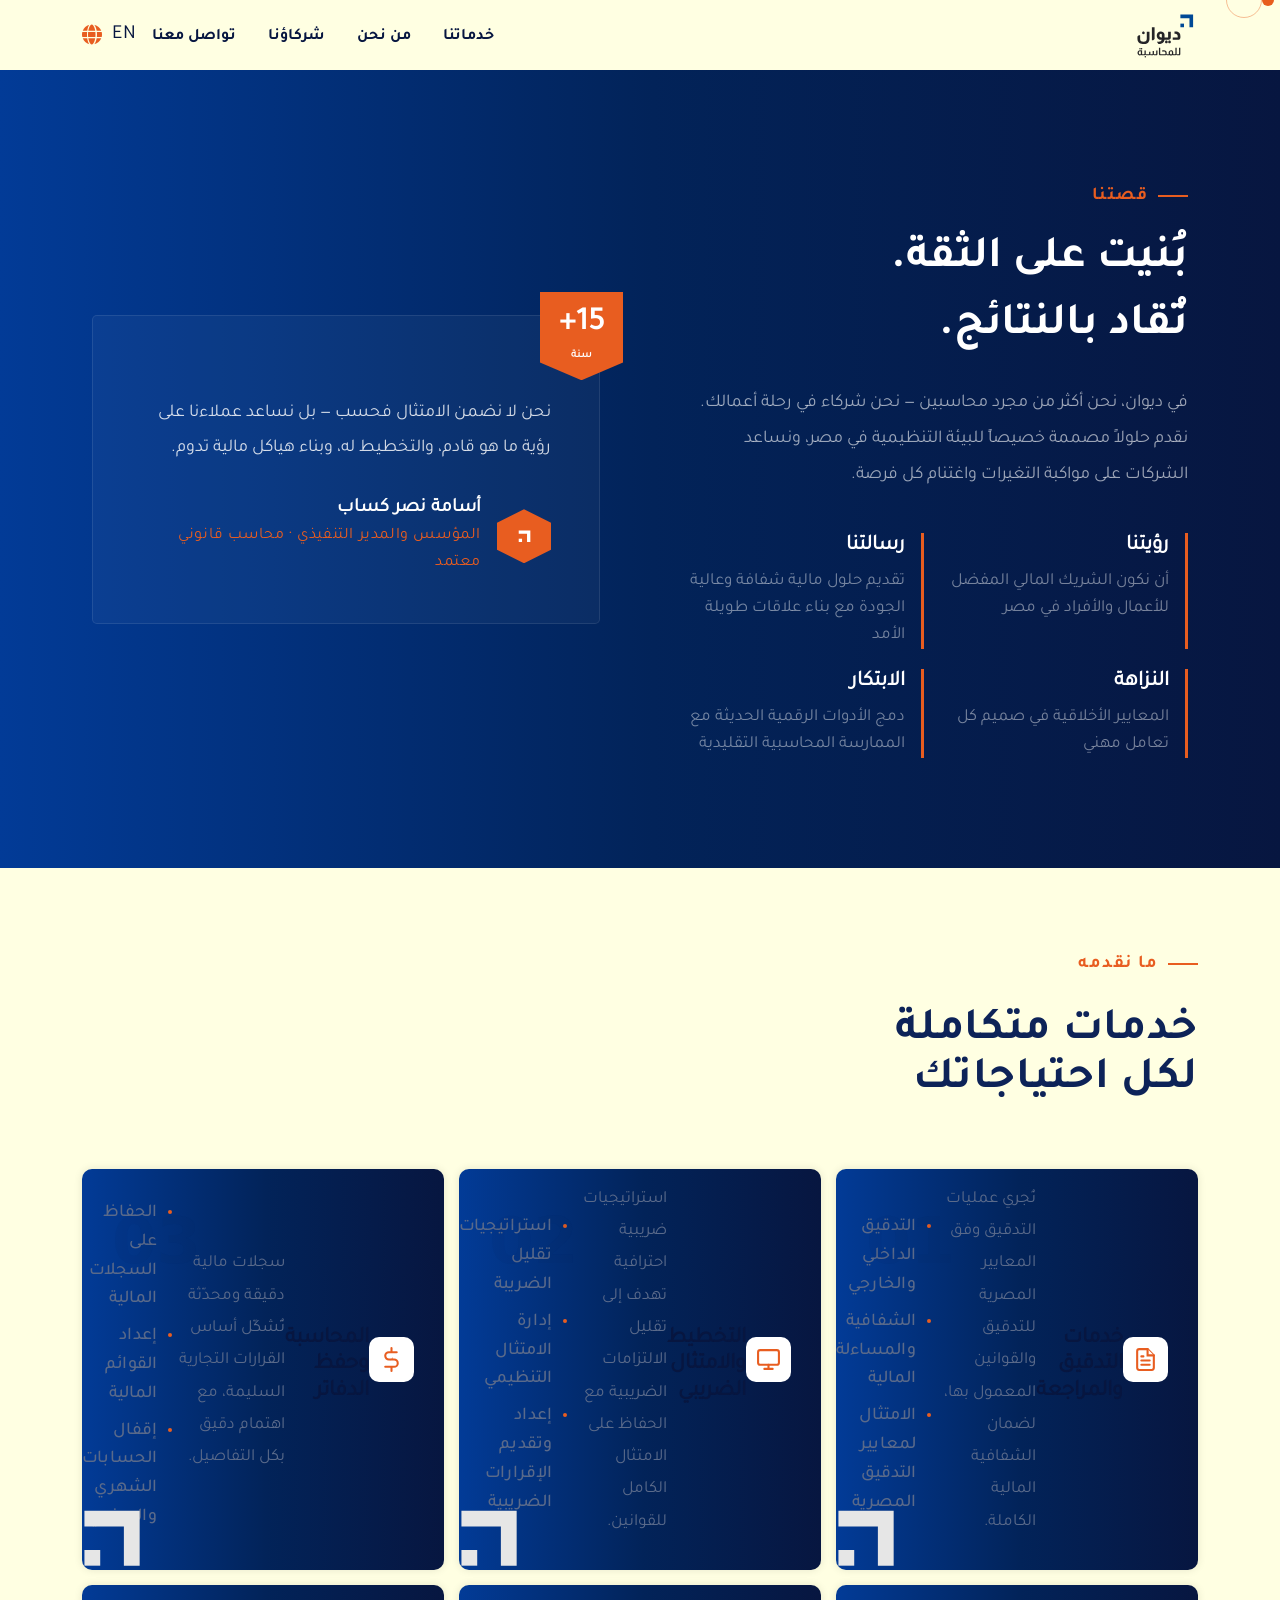
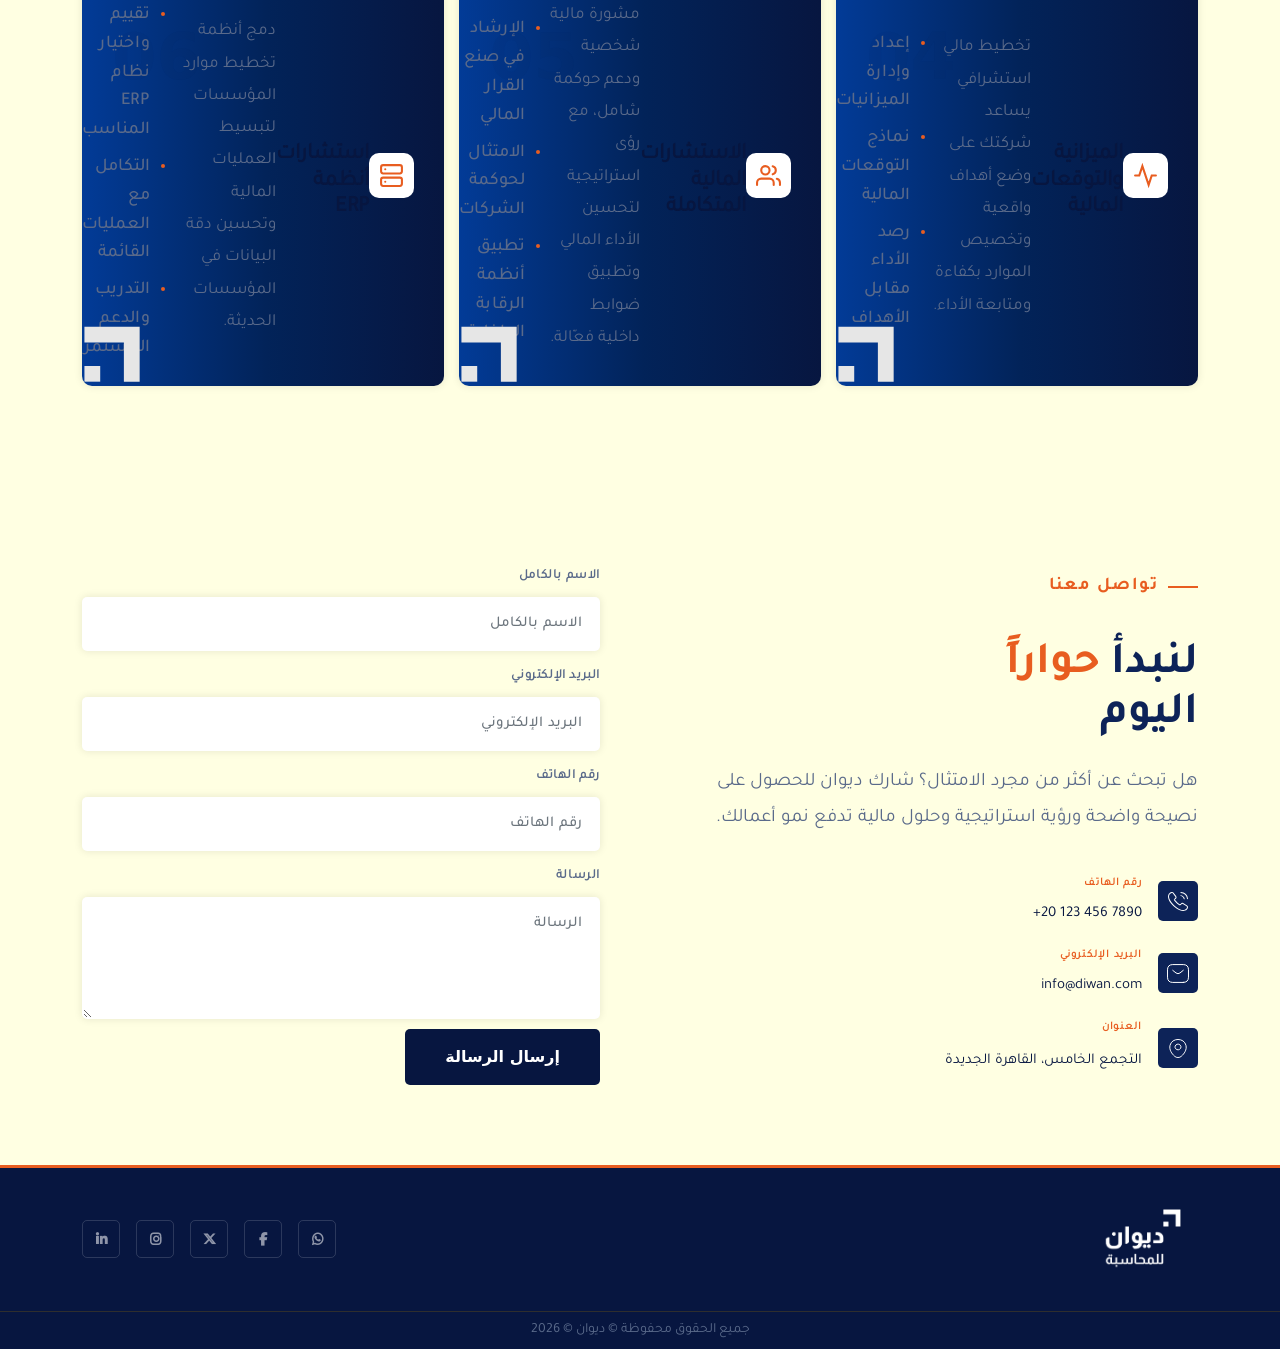
<file: about.html>
<!DOCTYPE html>
<html dir="rtl" lang="ar">
  <head>
    <meta charset="UTF-8" />
    <meta name="viewport"content="width=device-width, initial-scale=1, shrink-to-fit=no, user-scalable=no"
    />
    <title>Diwan-Integrated Financial & Accounting Solutions</title>
    <link rel="shortcut icon" type="img/png" href="images/fav.svg" />
    <link rel="stylesheet" href="css/bootstrap.rtl.min.css" />
    <link rel="stylesheet" href="css/fontawesome.min.css" />
    <link rel="stylesheet" href="css/main.css" />
  </head>
  <body>
    <div class="cursor" id="cursor"></div>
    <div class="cursor-ring" id="cursorRing"></div>
    <div class="overlay" id="closeNav"></div>
    <!-- Start Header -->
      <header>
    <div class="top-head">
      <div class="container">
        <div class="top-head-flex">
            <div class="logo-head">
              <a href="index.html">
                <img src="images/logo.svg" class="img-fluid" alt="Diwan">
              </a>
          </div>
            <div class="menu-head">
              <div class="menu">
                <ul class="list-unstyled list-inline">
                    <li><a href="#services">خدماتنا</a></li>
                    <li><a href="#about">من نحن</a></li>
                    <li><a href="#partners">شركاؤنا</a></li>
                    <li><a href="#contact" class="nav-cta">تواصل معنا</a></li>
                </ul>
              </div>
            </div>
            <div class="button-head">
              <a href="#!" class="lang-head">
                
                  EN
                  <i class="fa-solid fa-globe"></i>
              </a>
              <div class="side-menu">
                <div id="mySidenav" class="sidenav">
                    <a href="javascript:void(0)" class="closebtn" id="closeNav">&times;</a>
                    <ul class="list-unstyled">
                        <li><a href="#services">خدماتنا</a></li>
                        <li><a href="#about">من نحن</a></li>
                        <li><a href="#partners">شركاؤنا</a></li>
                        <li><a href="#contact" class="nav-cta">تواصل معنا</a></li>
                        <li><a href="#">EN</a></li>
                    </ul>
                </div>
                <span id="openNav">
                        <div class="open-side">
                          <i class="fa-solid fa-bars-staggered"></i>
                        </div>
                </span>
              </div>
            </div>
        </div>

      </div>
    </div>
  </header>
    <!-- End Header -->

  <!-- Start about -->
   <section class="about-home-section" id="about">
      <div class="container">
        <div class="about-home-flex">
            <div class="about-home-right">
              <div class="about-tag">قصتنا</div>
              <span>بُنيت على الثقة. تُقاد بالنتائج.</span>
              <p>
                في ديوان، نحن أكثر من مجرد محاسبين — نحن شركاء في رحلة أعمالك. نقدم حلولاً مصممة خصيصاً للبيئة التنظيمية في مصر، ونساعد الشركات على مواكبة التغيرات واغتنام كل فرصة.
              </p>
              <div class="about-right-content">
                <div class="about-item">
                   <h4>رؤيتنا</h4>
                    <p>أن نكون الشريك المالي المفضل للأعمال والأفراد في مصر</p>
                </div>
                <div class="about-item">
                  <h4>رسالتنا</h4>
                  <p>تقديم حلول مالية شفافة وعالية الجودة مع بناء علاقات طويلة الأمد</p>
                </div>
                <div class="about-item">
                  <h4>النزاهة</h4>
                  <p>المعايير الأخلاقية في صميم كل تعامل مهني</p>
                </div>
                <div class="about-item">
                  <h4>الابتكار</h4>
                  <p>دمج الأدوات الرقمية الحديثة مع الممارسة المحاسبية التقليدية</p>
                </div>
              </div>
            </div>
            <div class="about-home-left">
              <div class="about-years"><span>15+</span><span>سنة</span></div>
              <p>
                 نحن لا نضمن الامتثال فحسب — بل نساعد عملاءنا على رؤية ما هو قادم، والتخطيط له، وبناء هياكل مالية تدوم.
              </p>
              <div class="about-left-flex-box">
                <div class="left-photo">
                  <img src="images/fav.svg" class="img-fluid" alt="About Us">
                </div>
                <div class="left-title">
                  <h4>أسامة نصر كساب</h4>
                  <span>المؤسس والمدير التنفيذي · محاسب قانوني معتمد</span>
                </div>
              </div>
            </div>
      </div>
    </section>
  <!-- End about -->
 <!-- Start Services -->
  <section class="services-home-section" id="services">
    <div class="container">
        <div class="services-home-flex">
            <div class="services-head">
              <div class="about-tag">ما نقدمه</div>
              <p>خدمات متكاملة لكل احتياجاتك</p>
            </div>
            <div class="services-items">
              <div class="service-item">
                  <div class="serv-fav">
                    <img src="images/fav.svg" class="logo-img" alt="logo" style="fill: white;">
                  </div>
                <div class="item-num">01</div>
                <div class="item-icon">
                  
                  <svg viewBox="0 0 24 24" fill="none" stroke="white" stroke-width="2" stroke-linecap="round">
                    <path d="M14 2H6a2 2 0 0 0-2 2v16a2 2 0 0 0 2 2h12a2 2 0 0 0 2-2V8z"/><polyline points="14 2 14 8 20 8"/><line x1="16" y1="13" x2="8" y2="13"/><line x1="16" y1="17" x2="8" y2="17"/><line x1="10" y1="9" x2="8" y2="9"/>
                  </svg>
                </div>
                <h5>خدمات التدقيق والمراجعة</h5>
                <p>نُجري عمليات التدقيق وفق المعايير المصرية للتدقيق والقوانين المعمول بها، لضمان الشفافية المالية الكاملة.</p>
                  <ul class="item-list">
                    <li>التدقيق الداخلي والخارجي</li>
                    <li>الشفافية والمساءلة المالية</li>
                    <li>الامتثال لمعايير التدقيق المصرية</li>
                  </ul>
              </div>

              <div class="service-item">
                 <div class="serv-fav">
                    <img src="images/fav.svg" class="logo-img" alt="logo" style="fill: white;">
                  </div>
                <div class="item-num">02</div>
                  <div class="item-icon">
                    <svg viewBox="0 0 24 24" fill="none" stroke="white" stroke-width="2" stroke-linecap="round">
                      <rect x="2" y="3" width="20" height="14" rx="2"/><line x1="8" y1="21" x2="16" y2="21"/><line x1="12" y1="17" x2="12" y2="21"/>
                    </svg>
                  </div>
                  <h5>التخطيط والامتثال الضريبي</h5>
                  <p>استراتيجيات ضريبية احترافية تهدف إلى تقليل الالتزامات الضريبية مع الحفاظ على الامتثال الكامل للقوانين.</p>
                  <ul class="item-list">
                    <li>استراتيجيات تقليل الضريبة</li>
                    <li>إدارة الامتثال التنظيمي</li>
                    <li>إعداد وتقديم الإقرارات الضريبية</li>
                  </ul>
              </div>
              <div class="service-item">
                 <div class="serv-fav">
                    <img src="images/fav.svg" class="logo-img" alt="logo" style="fill: white;">
                  </div>
                <div class="item-num">03</div>
                  <div class="item-icon">
                    <svg viewBox="0 0 24 24" fill="none" stroke="white" stroke-width="2" stroke-linecap="round">
                      <line x1="12" y1="1" x2="12" y2="23"/><path d="M17 5H9.5a3.5 3.5 0 0 0 0 7h5a3.5 3.5 0 0 1 0 7H6"/>
                    </svg>
                  </div>
                  <h5>المحاسبة وحفظ الدفاتر</h5>
                  <p>سجلات مالية دقيقة ومحدّثة تُشكّل أساس القرارات التجارية السليمة، مع اهتمام دقيق بكل التفاصيل.</p>
                  <ul class="item-list">
                    <li>الحفاظ على السجلات المالية</li>
                    <li>إعداد القوائم المالية</li>
                    <li>إقفال الحسابات الشهري والسنوي</li>
                  </ul>
              </div>
              <div class="service-item">
                 <div class="serv-fav">
                    <img src="images/fav.svg" class="logo-img" alt="logo" style="fill: white;">
                  </div>
                  <div class="item-num">04</div>
                    <div class="item-icon">
                      <svg viewBox="0 0 24 24" fill="none" stroke="white" stroke-width="2" stroke-linecap="round">
                        <polyline points="22 12 18 12 15 21 9 3 6 12 2 12"/>
                      </svg>
                    </div>
                    <h5>الميزانية والتوقعات المالية</h5>
                    <p>تخطيط مالي استشرافي يساعد شركتك على وضع أهداف واقعية وتخصيص الموارد بكفاءة ومتابعة الأداء.</p>
                    <ul class="item-list">
                      <li>إعداد وإدارة الميزانيات</li>
                      <li>نماذج التوقعات المالية</li>
                      <li>رصد الأداء مقابل الأهداف</li>
                    </ul>
              </div>
              <div class="service-item">
                 <div class="serv-fav">
                    <img src="images/fav.svg" class="logo-img" alt="logo" style="fill: white;">
                  </div>
                <div class="item-num">05</div>
                  <div class="item-icon">
                    <svg viewBox="0 0 24 24" fill="none" stroke="white" stroke-width="2" stroke-linecap="round">
                      <path d="M17 21v-2a4 4 0 0 0-4-4H5a4 4 0 0 0-4 4v2"/><circle cx="9" cy="7" r="4"/><path d="M23 21v-2a4 4 0 0 0-3-3.87"/><path d="M16 3.13a4 4 0 0 1 0 7.75"/>
                    </svg>
                  </div>
                  <h5>الاستشارات المالية المتكاملة</h5>
                  <p>مشورة مالية شخصية ودعم حوكمة شامل، مع رؤى استراتيجية لتحسين الأداء المالي وتطبيق ضوابط داخلية فعّالة.</p>
                  <ul class="item-list">
                    <li>الإرشاد في صنع القرار المالي</li>
                    <li>الامتثال لحوكمة الشركات</li>
                    <li>تطبيق أنظمة الرقابة الداخلية</li>
                  </ul>
              </div>
              <div class="service-item">
                 <div class="serv-fav">
                    <img src="images/fav.svg" class="logo-img" alt="logo" style="fill: white;">
                  </div>
                <div class="item-num">06</div>
                  <div class="item-icon">
                    <svg viewBox="0 0 24 24" fill="none" stroke="white" stroke-width="2" stroke-linecap="round">
                      <rect x="2" y="2" width="20" height="8" rx="2"/><rect x="2" y="14" width="20" height="8" rx="2"/><line x1="6" y1="6" x2="6.01" y2="6"/><line x1="6" y1="18" x2="6.01" y2="18"/>
                    </svg>
                  </div>
                  <h5>استشارات أنظمة ERP</h5>
                  <p>دمج أنظمة تخطيط موارد المؤسسات لتبسيط العمليات المالية وتحسين دقة البيانات في المؤسسات الحديثة.</p>
                  <ul class="item-list">
                    <li>تقييم واختيار نظام ERP المناسب</li>
                    <li>التكامل مع العمليات القائمة</li>
                    <li>التدريب والدعم المستمر</li>
                  </ul>
              </div>
            </div>
        </div>
    </div>
  </section>
 <!-- End Services -->



   <!-- Start contact -->
    <section class="contact-home-section" id="contact">
      <div class="container">
          <div class="contact-home-flex">
              <div class="contact-right">
                  <div class="about-tag">تواصل معنا</div>
                  <h3>لنبدأ <span> حواراً </span>اليوم</h3>
                  <p>هل تبحث عن أكثر من مجرد الامتثال؟ شارك ديوان للحصول على نصيحة واضحة ورؤية استراتيجية وحلول مالية تدفع نمو أعمالك.</p>
                  <div class="contact-item-flex">

                    <div class="contact-item">
                        <div class="contact-icon">
                          <i><img src="images/icons/phone.svg" class="img-contain"></i>
                        </div>
                        <div class="contact-text">
                          <h4>رقم الهاتف</h4>
                          <a href="tel:+201234567890">+20 123 456 7890</a>
                      </div>
                    </div>

                    <div class="contact-item">
                      <div class="contact-icon">
                        <i><img src="images/icons/mail.svg" class="img-contain"></i>
                      </div>
                      <div class="contact-text">
                        <h4>البريد الإلكتروني</h4>
                        <a href="mailto:info@diwan.com">info@diwan.com</a>
                      </div>
                    </div>

                    <div class="contact-item">
                      <div class="contact-icon">
                        <i><img src="images/icons/address.svg" class="img-contain"></i>
                      </div>
                      <div class="contact-text">
                        <h4>العنوان</h4>
                        <p>التجمع الخامس، القاهرة الجديدة</p>
                      </div>
                    </div>

                  </div>
              </div>
              <div class="contact-left">
                    <form action="#" method="post">
                        <div class="form-group cont">
                            <label for="name">الاسم بالكامل</label>
                            <input type="text" class="form-control" id="name" name="name" placeholder="الاسم بالكامل" required> 
                        </div> 
                        <div class="form-group cont">
                            <label for="email">البريد الإلكتروني</label>
                            <input type="email" class="form-control" id="email" name="email" placeholder="البريد الإلكتروني"  required>     
                        </div>
                        <div class="form-group cont">
                            <label for="phone">رقم الهاتف</label>
                            <input type="tel" class="form-control" id="phone" name="phone" placeholder="رقم الهاتف"  required>     
                        </div>
                        <div class="form-group one cont">
                          <label for="message">الرسالة</label>
                          <textarea class="form-control" id="message" name="message" rows="4" placeholder="الرسالة"  required></textarea>
                        </div>
                        <button type="submit" class="submit-form">إرسال الرسالة </button>
                    </form>   
              </div>
            </div>
          </div>
      </div>
    </section>
   <!-- End contact -->

        <!-- Start Footer -->
         <footer>
          <div class="container">
              <div class="foot-flex">
                <div class="foot-logo">
                  <img src="images/logo-1.png" class="img-fluid" alt="logo">  
                </div>
                <div class="foot-social">
                  <a href="#"><i class="fab fab fa-whatsapp"></i></a>
                  <a href="#"><i class="fab fa-facebook-f"></i></a>
                  <a href="#"><i class="fab fa-x-twitter"></i></a>
                  <a href="#"><i class="fab fa-instagram"></i></a>
                  <a href="#"><i class="fab fa-linkedin-in"></i></a>
                </div>
              </div>
          </div>
         </footer>
         <div class="copy_allright">
            <div class="container">
                  <div class="copy-text">
                    <p> جميع الحقوق محفوظة © <span>ديوان</span> © 2026</p>
                  </div>
            </div>
          </div>
        <!-- End Footer -->

    <script src="js/jquery.min.js"></script>
    <script src="js/bootstrap.min.js"></script>
    <script src="js/main.js"></script>
    
  </body>
</html>
</file>
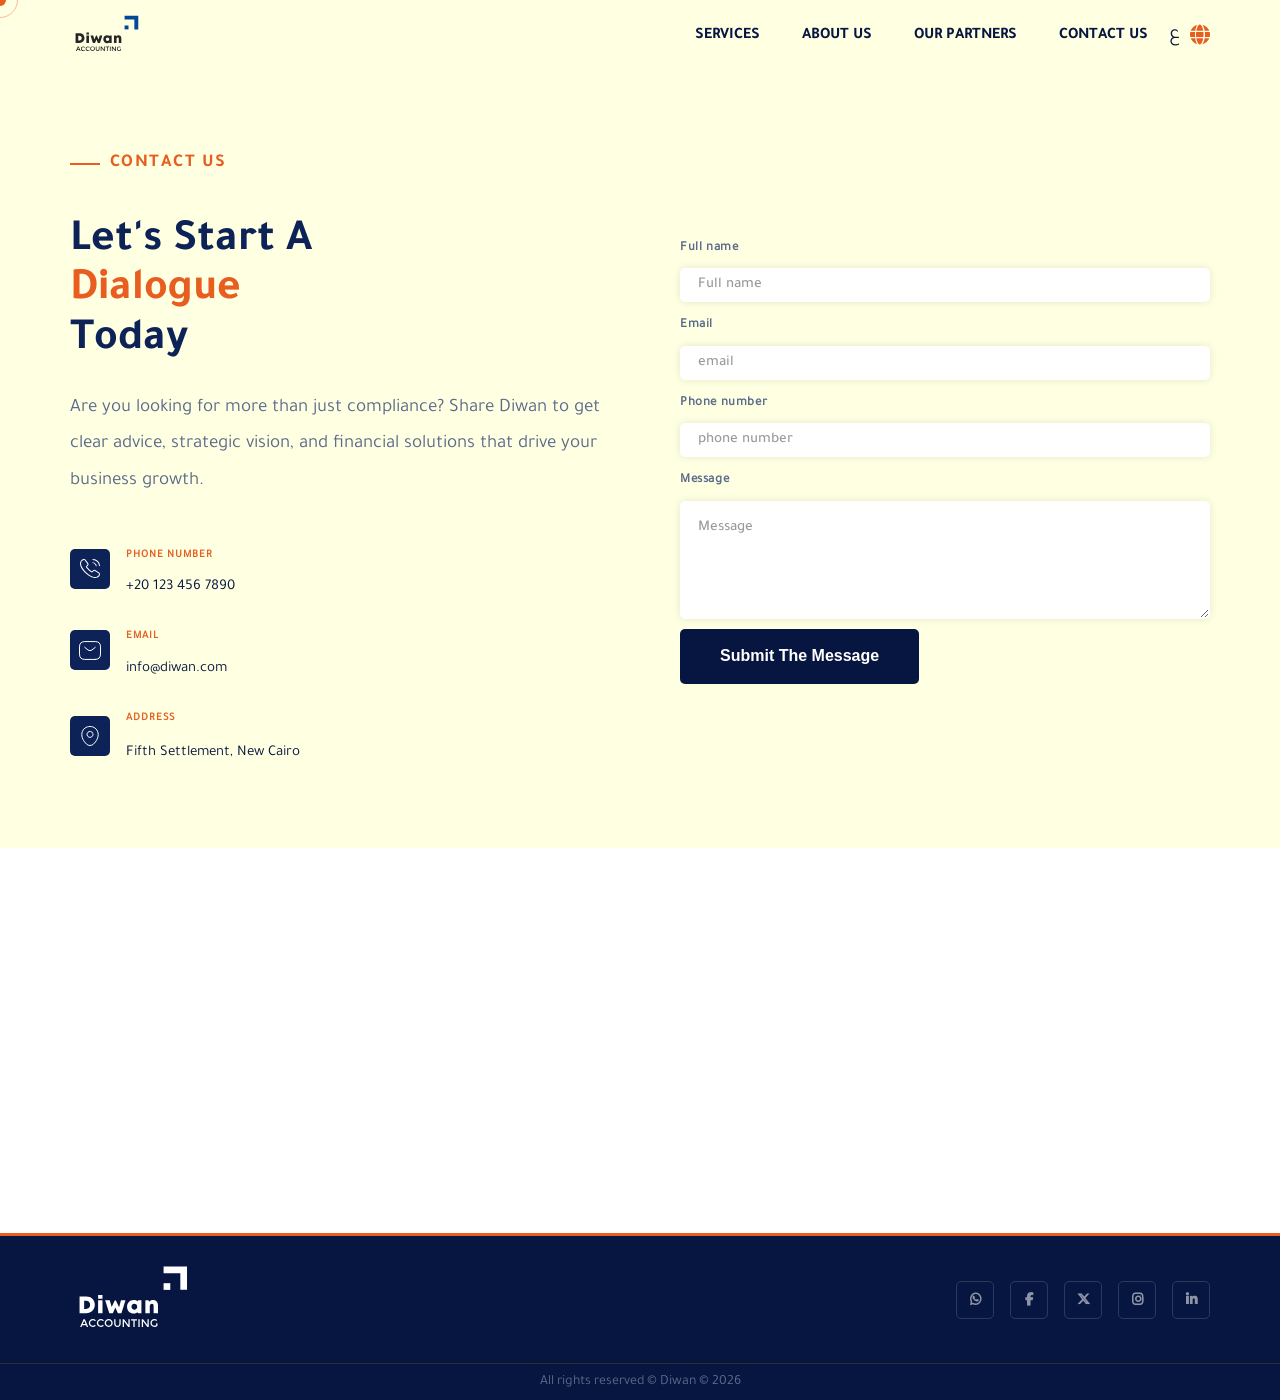
<file: contact-en.html>
<!DOCTYPE html>
<html dir="ltr" lang="en">
  <head>
    <meta charset="UTF-8" />
    <meta name="viewport"content="width=device-width, initial-scale=1, shrink-to-fit=no, user-scalable=no"
    />
    <title>Diwan-Integrated Financial & Accounting Solutions</title>
    <link rel="shortcut icon" type="img/png" href="images/fav.svg" />
    <link rel="stylesheet" href="css/bootstrap.css" />
    <link rel="stylesheet" href="css/fontawesome.min.css" />
    <link rel="stylesheet" href="css/main.css" />
  </head>
  <body>
    <div class="cursor" id="cursor"></div>
    <div class="cursor-ring" id="cursorRing"></div>
    <div class="overlay" id="closeNav"></div>
    <!-- Start Header -->
      <header>
    <div class="top-head">
      <div class="container">
        <div class="top-head-flex">
            <div class="logo-head">
              <a href="index.html">
                <img src="images/logo-en.svg" class="img-fluid" alt="Diwan">
              </a>
          </div>
            <div class="menu-head">
              <div class="menu">
                <ul class="list-unstyled list-inline">
                    <li><a href="#services">services</a></li>
                    <li><a href="#about">About us</a></li>
                    <li><a href="#partners">Our Partners</a></li>
                    <li><a href="#contact" class="nav-cta">Contact us</a></li>
                </ul>
              </div>
            </div>
            <div class="button-head">
              <a href="#!" class="lang-head">
                
                  ع
                  <i class="fa-solid fa-globe"></i>
              </a>
              <div class="side-menu">
                <div id="mySidenav" class="sidenav">
                    <a href="javascript:void(0)" class="closebtn" id="closeNav">&times;</a>
                    <ul class="list-unstyled">
                        <li><a href="#services">services</a></li>
                        <li><a href="#about">About us</a></li>
                        <li><a href="#partners">Our Partners</a></li>
                        <li><a href="#contact" class="nav-cta">Contact us</a></li>
                        <li><a href="index.html" class="nav-cta">العربية</a></li>
                    </ul>
                </div>
                <span id="openNav">
                        <div class="open-side">
                          <i class="fa-solid fa-bars-staggered"></i>
                        </div>
                </span>
              </div>
            </div>
        </div>

      </div>
    </div>
  </header>
    <!-- End Header -->

      <!-- Start contact -->
    <section class="contact-home-section" id="contact">
      <div class="container">
          <div class="contact-home-flex">
              <div class="contact-right">
                  <div class="about-tag">Contact us</div>
                  <h3>Let's start a <span> dialogue </span>today</h3>
                  <p>Are you looking for more than just compliance? Share Diwan to get clear advice, strategic vision, and financial solutions that drive your business growth.</p>
                  <div class="contact-item-flex">

                    <div class="contact-item">
                        <div class="contact-icon">
                          <i><img src="images/icons/phone.svg" class="img-contain"></i>
                        </div>
                        <div class="contact-text">
                          <h4>Phone number</h4>
                          <a href="tel:+201234567890">+20 123 456 7890</a>
                      </div>
                    </div>

                    <div class="contact-item">
                      <div class="contact-icon">
                        <i><img src="images/icons/mail.svg" class="img-contain"></i>
                      </div>
                      <div class="contact-text">
                        <h4>Email</h4>
                        <a href="mailto:info@diwan.com">info@diwan.com</a>
                      </div>
                    </div>

                    <div class="contact-item">
                      <div class="contact-icon">
                        <i><img src="images/icons/address.svg" class="img-contain"></i>
                      </div>
                      <div class="contact-text">
                       <h4>Address</h4>
                        <p>Fifth Settlement, New Cairo</p>
                      </div>
                    </div>

                  </div>
              </div>
              <div class="contact-left">
                    <form action="#" method="post">
                       <div class="form-group cont">
                            <label for="name">Full name</label>
                            <input type="text" class="form-control" id="name" name="name" placeholder="Full name" required> 
                        </div> 
                        <div class="form-group cont">
                            <label for="email">Email</label>
                            <input type="email" class="form-control" id="email" name="email" placeholder="email" required>     
                        </div>
                        <div class="form-group cont">
                            <label for="phone">Phone number</label>
                            <input type="tel" class="form-control" id="phone" name="phone" placeholder="phone number" required>     
                        </div>
                        <div class="form-group one cont">
                          <label for="message">Message</label>
                          <textarea class="form-control" id="message" name="message" rows="4" placeholder="Message" required></textarea>
                        </div>
                        <button type="submit" class="submit-form">Submit the message</button>
                    </form>   
              </div>
            </div>
          </div>
      </div>
    </section>
   <!-- End contact -->
        <div class="section-contact-map">
        <div class="mapouter">
            <div class="gmap_canvas">
              <iframe width="100%" height="380px" id="gmap_canvas" frameborder="0" scrolling="no" marginheight="0" marginwidth="0" src="https://www.google.com/maps/embed?pb=!1m18!1m12!1m3!1d55282.5754359074!2d31.385076547515194!3d30.003534135435718!2m3!1f0!2f0!3f0!3m2!1i1024!2i768!4f13.1!3m3!1m2!1s0x14583cc75436d909%3A0x7f921d4528ec3e03!2sThe%205th%20Settlement%2C%20Industrial%20Area%2C%20New%20Cairo%201%2C%20Cairo%20Governorate!5e0!3m2!1sen!2seg!4v1776613482291!5m2!1sen!2seg"  style="border:0;" allowfullscreen="" loading="lazy" referrerpolicy="no-referrer-when-downgrade"></iframe>
               
            </div>
        </div>
      </div>
        <!-- Start Footer -->
         <footer>
          <div class="container">
              <div class="foot-flex">
                <div class="foot-logo">
                  <img src="images/logo-en.svg" class="img-fluid" alt="logo">  
                </div>
                <div class="foot-social">
                  <a href="#"><i class="fab fab fa-whatsapp"></i></a>
                  <a href="#"><i class="fab fa-facebook-f"></i></a>
                  <a href="#"><i class="fab fa-x-twitter"></i></a>
                  <a href="#"><i class="fab fa-instagram"></i></a>
                  <a href="#"><i class="fab fa-linkedin-in"></i></a>
                </div>
              </div>
          </div>
         </footer>
         <div class="copy_allright">
            <div class="container">
                  <div class="copy-text">
                    <p> All rights reserved © <span>Diwan</span> © 2026</p>
                  </div>
            </div>
          </div>
        <!-- End Footer -->

    <script src="js/jquery.min.js"></script>
    <script src="js/bootstrap.min.js"></script>
    <script src="js/main.js"></script>
    
  </body>
</html>
</file>
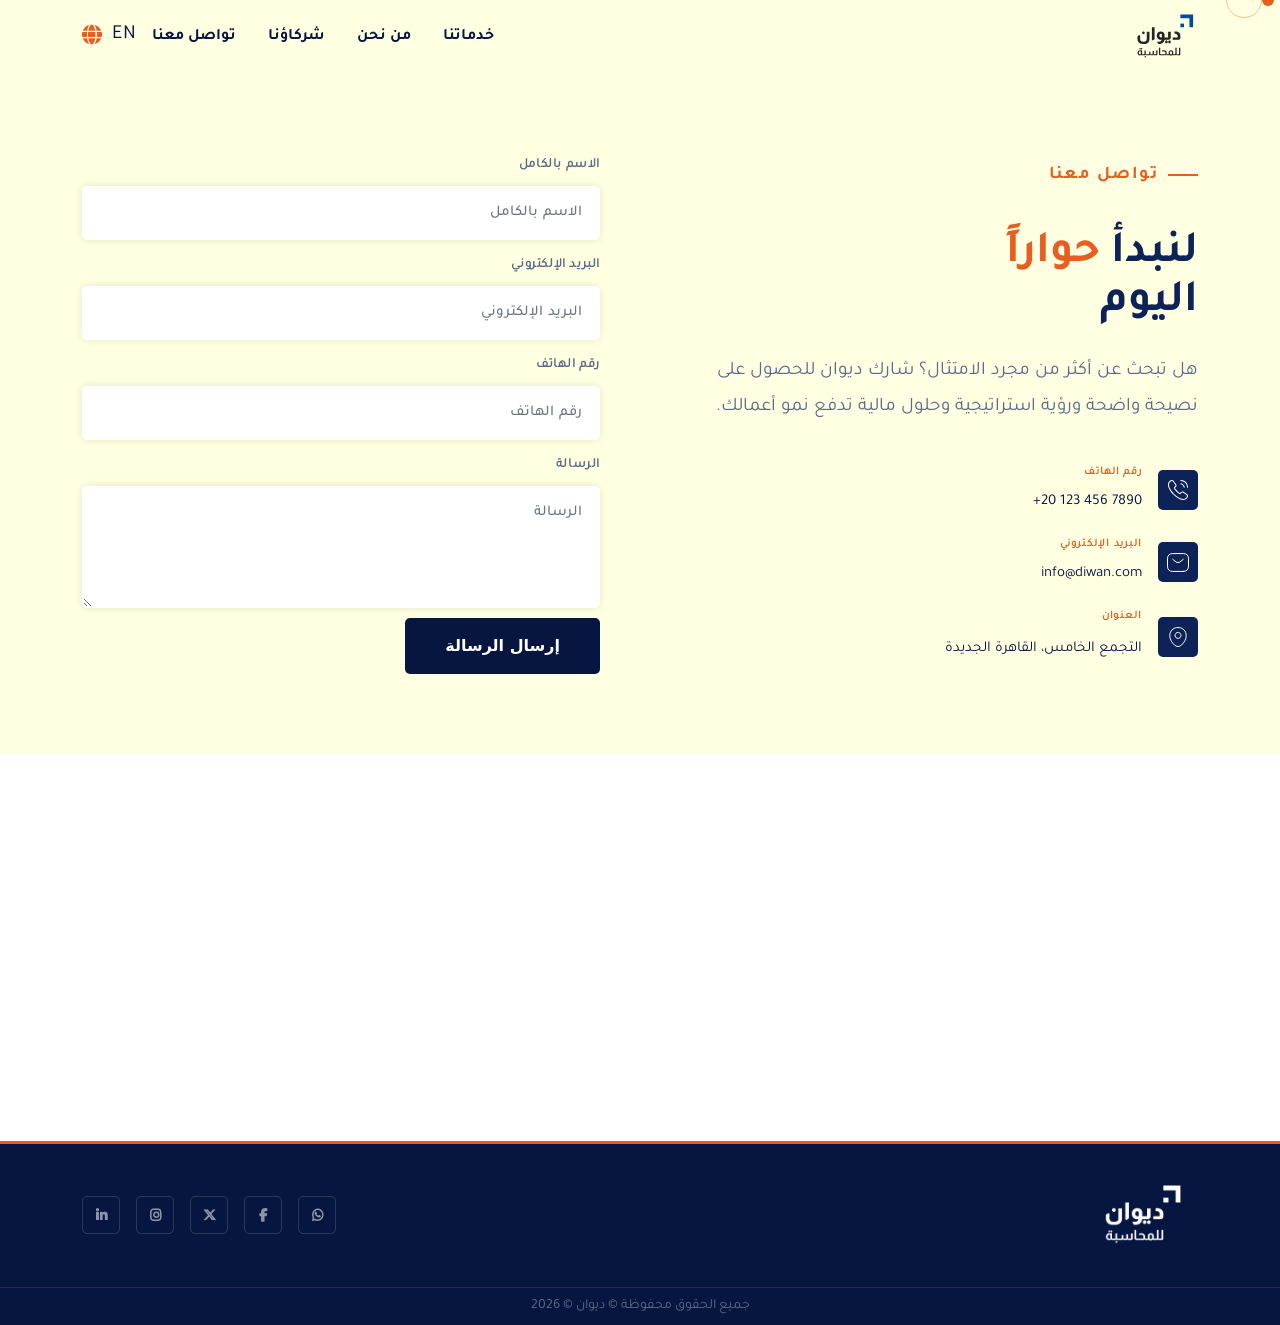
<file: contact.html>
<!DOCTYPE html>
<html dir="rtl" lang="ar">
  <head>
    <meta charset="UTF-8" />
    <meta name="viewport"content="width=device-width, initial-scale=1, shrink-to-fit=no, user-scalable=no"
    />
    <title>Diwan-Integrated Financial & Accounting Solutions</title>
    <link rel="shortcut icon" type="img/png" href="images/fav.svg" />
    <link rel="stylesheet" href="css/bootstrap.rtl.min.css" />
    <link rel="stylesheet" href="css/fontawesome.min.css" />
    <link rel="stylesheet" href="css/main.css" />
  </head>
  <body>
    <div class="cursor" id="cursor"></div>
    <div class="cursor-ring" id="cursorRing"></div>
    <div class="overlay" id="closeNav"></div>
    <!-- Start Header -->
      <header>
    <div class="top-head">
      <div class="container">
        <div class="top-head-flex">
            <div class="logo-head">
              <a href="index.html">
                <img src="images/logo.svg" class="img-fluid" alt="Diwan">
              </a>
          </div>
            <div class="menu-head">
              <div class="menu">
                <ul class="list-unstyled list-inline">
                    <li><a href="#services">خدماتنا</a></li>
                    <li><a href="#about">من نحن</a></li>
                    <li><a href="#partners">شركاؤنا</a></li>
                    <li><a href="#contact" class="nav-cta">تواصل معنا</a></li>
                </ul>
              </div>
            </div>
            <div class="button-head">
              <a href="#!" class="lang-head">
                
                  EN
                  <i class="fa-solid fa-globe"></i>
              </a>
              <div class="side-menu">
                <div id="mySidenav" class="sidenav">
                    <a href="javascript:void(0)" class="closebtn" id="closeNav">&times;</a>
                    <ul class="list-unstyled">
                        <li><a href="#services">خدماتنا</a></li>
                        <li><a href="#about">من نحن</a></li>
                        <li><a href="#partners">شركاؤنا</a></li>
                        <li><a href="#contact" class="nav-cta">تواصل معنا</a></li>
                        <li><a href="#">EN</a></li>
                    </ul>
                </div>
                <span id="openNav">
                        <div class="open-side">
                          <i class="fa-solid fa-bars-staggered"></i>
                        </div>
                </span>
              </div>
            </div>
        </div>

      </div>
    </div>
  </header>
    <!-- End Header -->


     <!-- Start contact -->
    <section class="contact-home-section" id="contact">
      <div class="container">
          <div class="contact-home-flex">
              <div class="contact-right">
                  <div class="about-tag">تواصل معنا</div>
                  <h3>لنبدأ <span> حواراً </span>اليوم</h3>
                  <p>هل تبحث عن أكثر من مجرد الامتثال؟ شارك ديوان للحصول على نصيحة واضحة ورؤية استراتيجية وحلول مالية تدفع نمو أعمالك.</p>
                  <div class="contact-item-flex">

                    <div class="contact-item">
                        <div class="contact-icon">
                          <i><img src="images/icons/phone.svg" class="img-contain"></i>
                        </div>
                        <div class="contact-text">
                          <h4>رقم الهاتف</h4>
                          <a href="tel:+201234567890">+20 123 456 7890</a>
                      </div>
                    </div>

                    <div class="contact-item">
                      <div class="contact-icon">
                        <i><img src="images/icons/mail.svg" class="img-contain"></i>
                      </div>
                      <div class="contact-text">
                        <h4>البريد الإلكتروني</h4>
                        <a href="mailto:info@diwan.com">info@diwan.com</a>
                      </div>
                    </div>

                    <div class="contact-item">
                      <div class="contact-icon">
                        <i><img src="images/icons/address.svg" class="img-contain"></i>
                      </div>
                      <div class="contact-text">
                        <h4>العنوان</h4>
                        <p>التجمع الخامس، القاهرة الجديدة</p>
                      </div>
                    </div>

                  </div>
              </div>
              <div class="contact-left">
                    <form action="#" method="post">
                        <div class="form-group cont">
                            <label for="name">الاسم بالكامل</label>
                            <input type="text" class="form-control" id="name" name="name" placeholder="الاسم بالكامل" required> 
                        </div> 
                        <div class="form-group cont">
                            <label for="email">البريد الإلكتروني</label>
                            <input type="email" class="form-control" id="email" name="email" placeholder="البريد الإلكتروني"  required>     
                        </div>
                        <div class="form-group cont">
                            <label for="phone">رقم الهاتف</label>
                            <input type="tel" class="form-control" id="phone" name="phone" placeholder="رقم الهاتف"  required>     
                        </div>
                        <div class="form-group one cont">
                          <label for="message">الرسالة</label>
                          <textarea class="form-control" id="message" name="message" rows="4" placeholder="الرسالة"  required></textarea>
                        </div>
                        <button type="submit" class="submit-form">إرسال الرسالة </button>
                    </form>   
              </div>
            </div>
          </div>
      </div>
    </section>
   <!-- End contact -->
    <div class="section-contact-map">
        <div class="mapouter">
            <div class="gmap_canvas">
              <iframe width="100%" height="380px" id="gmap_canvas" frameborder="0" scrolling="no" marginheight="0" marginwidth="0" src="https://www.google.com/maps/embed?pb=!1m18!1m12!1m3!1d55282.5754359074!2d31.385076547515194!3d30.003534135435718!2m3!1f0!2f0!3f0!3m2!1i1024!2i768!4f13.1!3m3!1m2!1s0x14583cc75436d909%3A0x7f921d4528ec3e03!2sThe%205th%20Settlement%2C%20Industrial%20Area%2C%20New%20Cairo%201%2C%20Cairo%20Governorate!5e0!3m2!1sen!2seg!4v1776613482291!5m2!1sen!2seg"  style="border:0;" allowfullscreen="" loading="lazy" referrerpolicy="no-referrer-when-downgrade"></iframe>
               
            </div>
        </div>
      </div>
        <!-- Start Footer -->
         <footer>
          <div class="container">
              <div class="foot-flex">
                <div class="foot-logo">
                  <img src="images/logo-1.png" class="img-fluid" alt="logo">  
                </div>
                <div class="foot-social">
                  <a href="#"><i class="fab fab fa-whatsapp"></i></a>
                  <a href="#"><i class="fab fa-facebook-f"></i></a>
                  <a href="#"><i class="fab fa-x-twitter"></i></a>
                  <a href="#"><i class="fab fa-instagram"></i></a>
                  <a href="#"><i class="fab fa-linkedin-in"></i></a>
                </div>
              </div>
          </div>
         </footer>
         <div class="copy_allright">
            <div class="container">
                  <div class="copy-text">
                    <p> جميع الحقوق محفوظة © <span>ديوان</span> © 2026</p>
                  </div>
            </div>
          </div>
        <!-- End Footer -->

    <script src="js/jquery.min.js"></script>
    <script src="js/bootstrap.min.js"></script>
    <script src="js/main.js"></script>
    
  </body>
</html>
</file>
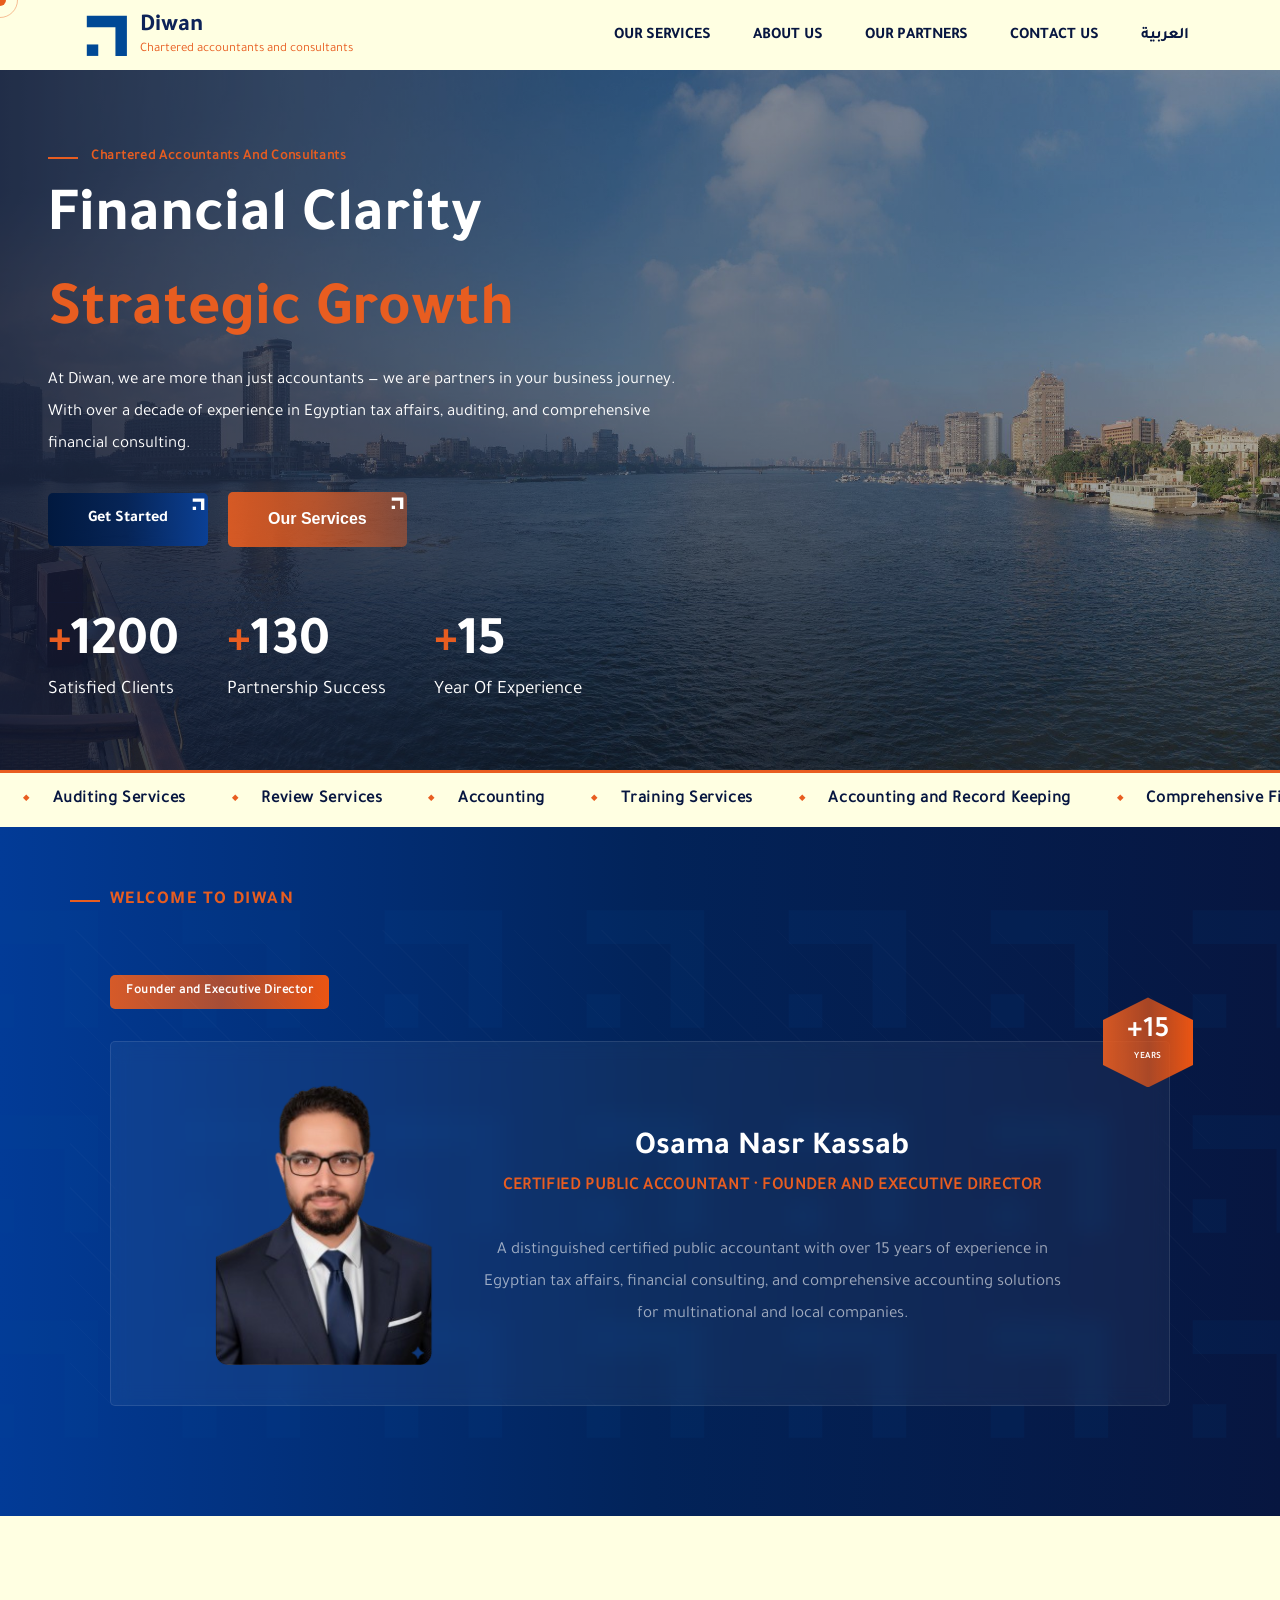
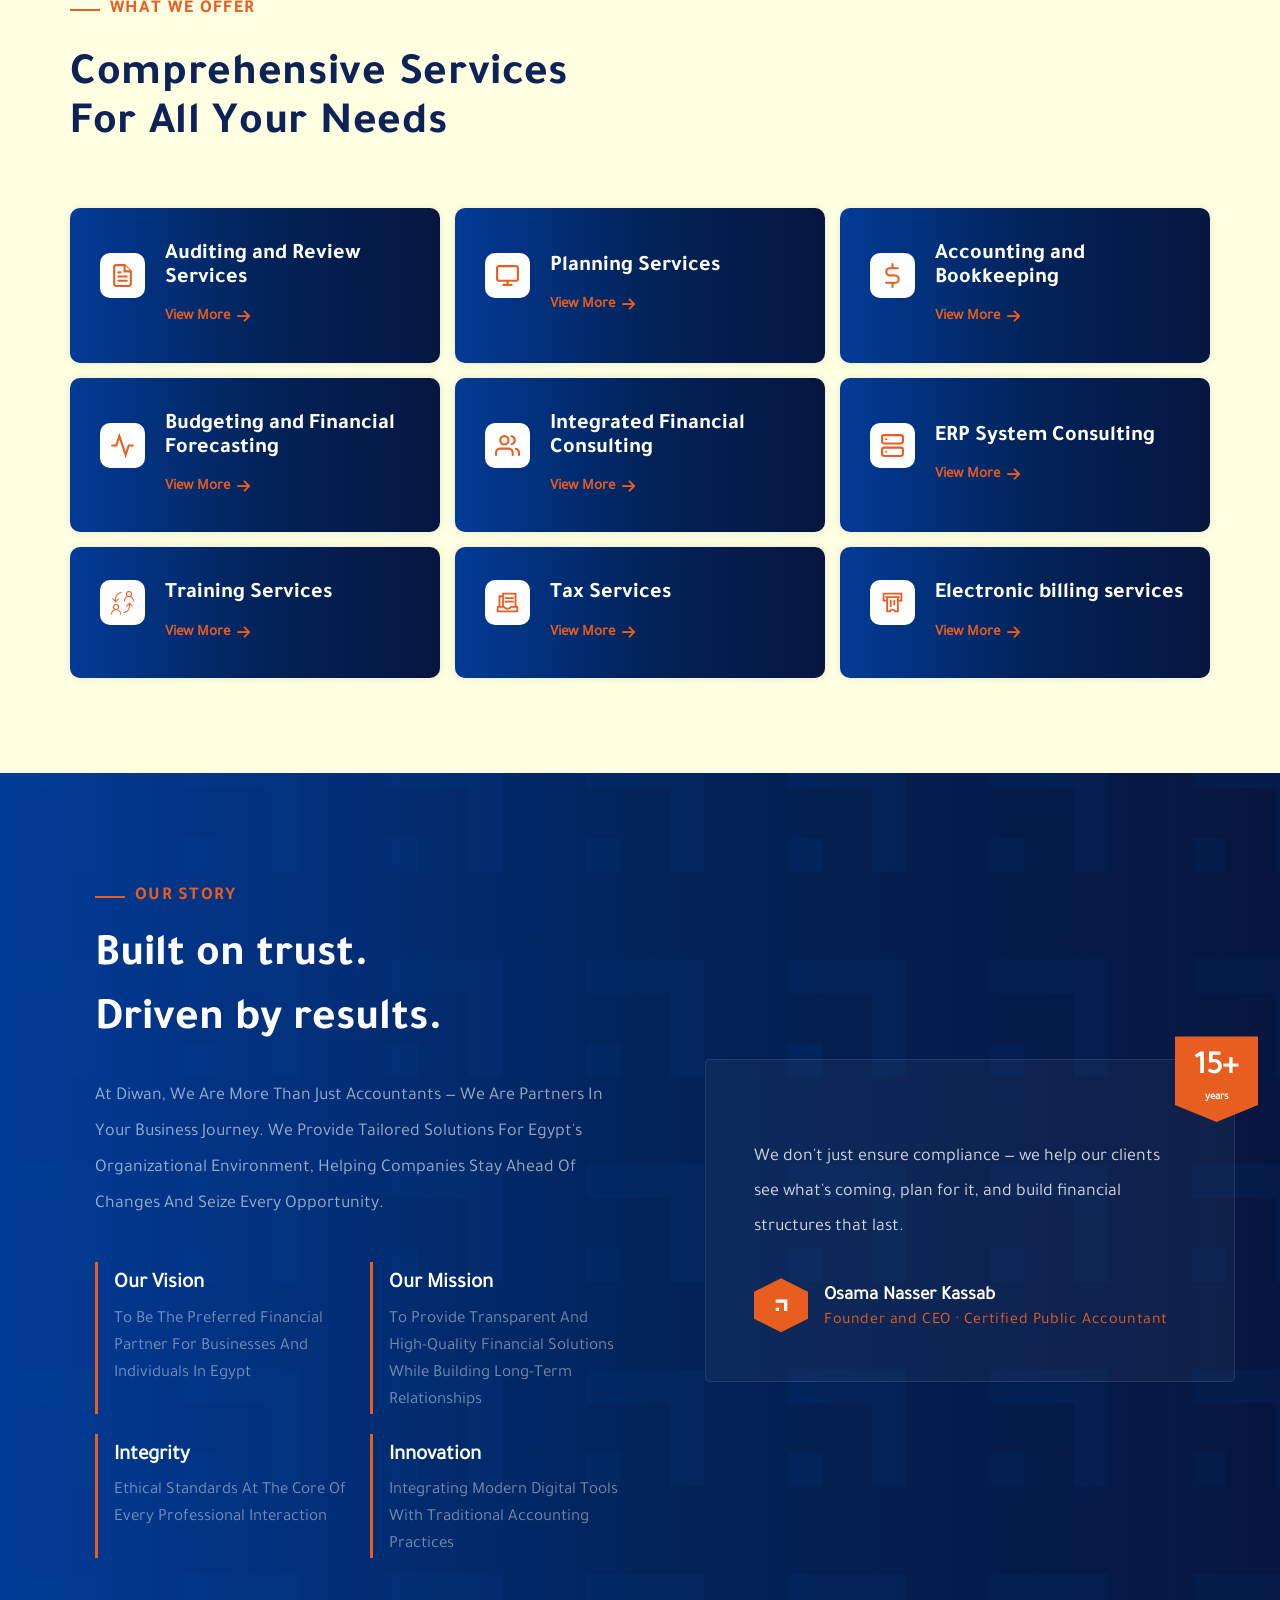
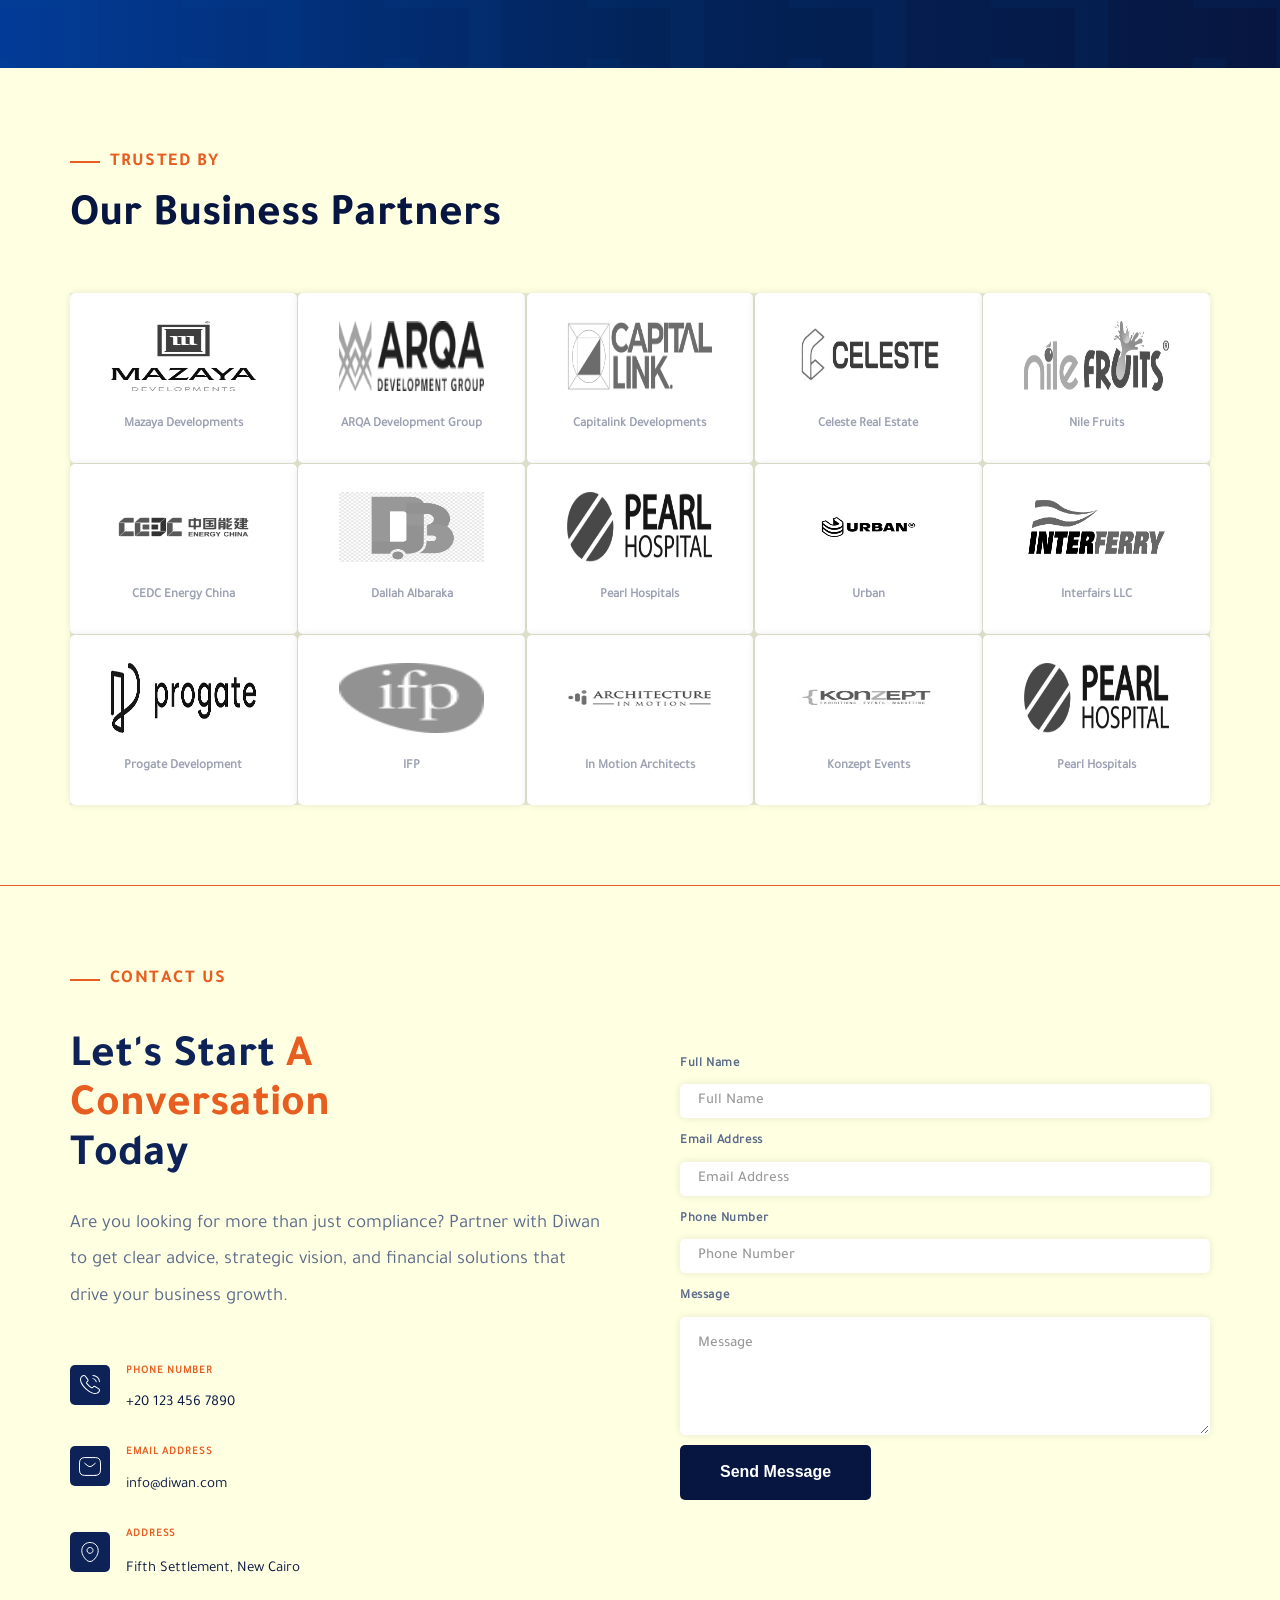
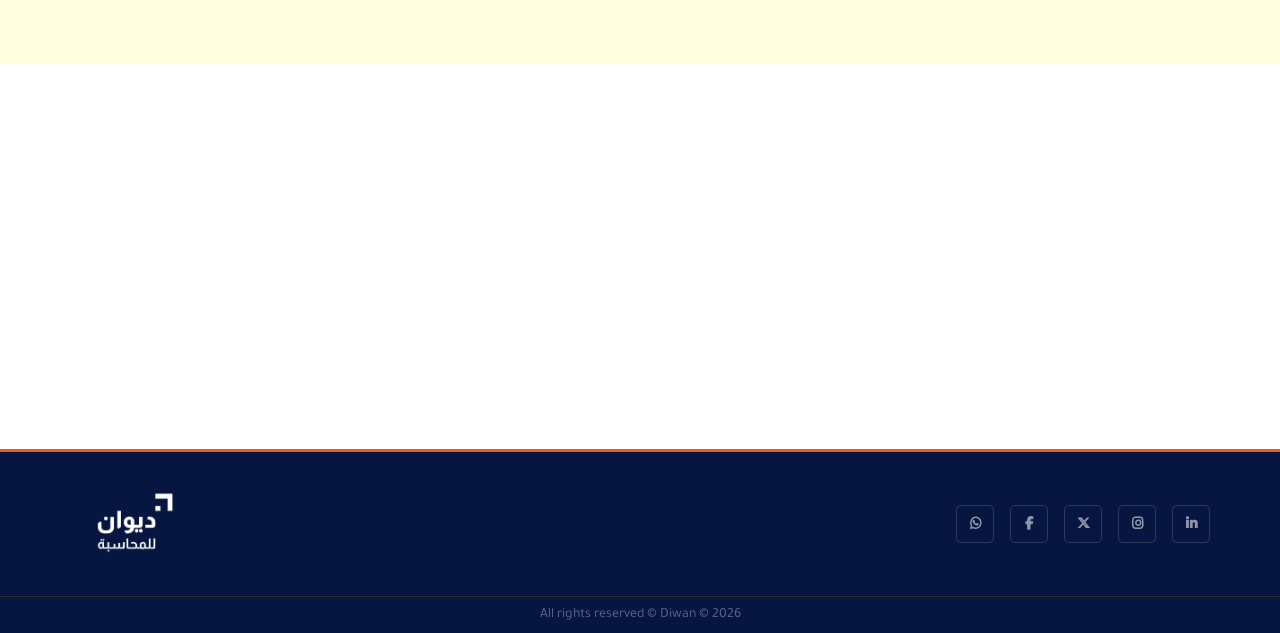
<file: index-en.html>
<!DOCTYPE html>
<html dir="ltr" lang="en">
  <head>
    <meta charset="UTF-8" />
    <meta name="viewport"content="width=device-width, initial-scale=1, shrink-to-fit=no, user-scalable=no"
    />
    <title>Diwan-Integrated Financial & Accounting Solutions</title>
    <link rel="shortcut icon" type="img/png" href="images/fav.svg" />
    <link rel="stylesheet" href="css/bootstrap.css" />
    <link rel="stylesheet" href="css/fontawesome.min.css" />
    <link rel="stylesheet" href="css/animate.css">
    <link rel="stylesheet" href="css/main.css" />
  </head>
  <body>
    <div class="cursor" id="cursor"></div>
    <div class="cursor-ring" id="cursorRing"></div>
    <div class="overlay" id="closeNav"></div>
    <!-- Start Header -->
      <header>
    <div class="top-head">
      <div class="container">
        <div class="top-head-flex wow fadeInDown" data-wow-duration="1.4s" data-wow-delay="0.3s ">
            <div class="logo-head">
              <a href="index.html">
                <img src="images/fav.svg" class="img-fluid" alt="Diwan">
              </a>
              <div class="logo-text wow fadeInDown" data-wow-duration="1.4s" data-wow-delay="0.3s">
                <p>Diwan</p>
                <span>Chartered accountants and consultants</span>
              </div>
          </div>
            <div class="menu-head">
              <div class="menu">
                <ul class="list-unstyled list-inline">
                    <li><a href="#services"  class="wow fadeInDown" data-wow-duration="1.4s" data-wow-delay="0.4s ">Our Services</a></li>
                    <li><a href="#about" class="wow fadeInDown" data-wow-duration="1.4s" data-wow-delay="0.5s ">About Us</a></li>
                    <li><a href="#partners" class="wow fadeInDown" data-wow-duration="1.4s" data-wow-delay="0.6s ">Our Partners</a></li>
                    <li><a href="#contact" class="nav-cta wow fadeInDown" data-wow-duration="1.4s" data-wow-delay="0.7s ">Contact Us</a></li>
                    <li><a href="index.html" class="wow fadeInDown" data-wow-duration="1.4s" data-wow-delay="0.8s ">العربية</a></li>
                </ul>
              </div>
            </div>
            <div class="button-head">

              <div class="side-menu">
                <div id="mySidenav" class="sidenav">
                    <a href="javascript:void(0)" class="closebtn" id="closeNav">&times;</a>
                    <ul class="list-unstyled">
                        <li><a href="#services">Our Services</a></li>
                        <li><a href="#about">About Us</a></li>
                        <li><a href="#partners">Our Partners</a></li>
                        <li><a href="#contact" class="nav-cta">Contact Us</a></li>
                        <li><a href="index.html">العربية</a></li>
                    </ul>
                </div>
                <span id="openNav">
                        <div class="open-side">
                          <i class="fa-solid fa-bars-staggered"></i>
                        </div>
                </span>
              </div>
            </div>
        </div>

      </div>
    </div>
  </header>
    <!-- End Header -->


<!-- Start Home -->
<section class="head-home-section">
    <div class="container-fluid pj-0">
      <div class="overlay-slid"></div>
        <div class="head-home-flex">
     
              <div class="head-right">
                    <h4 class="wow fadeInDown" data-wow-duration="1.4s" data-wow-delay="0.4s ">Chartered accountants and consultants</h4>
                    <span class="up wow fadeInDown" data-wow-duration="1.4s" data-wow-delay="0.5s ">Financial Clarity</span>
                    <span class="down wow fadeInDown" data-wow-duration="1.4s" data-wow-delay="0.6s ">Strategic Growth</span>
                    <p class="wow fadeInDown" data-wow-duration="1.4s" data-wow-delay="0.7s ">
                      At Diwan, we are more than just accountants — we are partners in your business journey. With over a decade of experience in Egyptian tax affairs, auditing, and comprehensive financial consulting.

                    </p>
                    <div class="head-button">
                      <div class="head-start-b wow fadeInUp" data-wow-duration="0.8s" data-wow-delay="1.0s">
                        <img src="images/fav.svg" class="logo-img" alt="logo" style="fill: white;">
                        <a href="" class="start-now">Get Started</a>
                      </div>
                      <div class="head-start-b wow fadeInUp" data-wow-duration="0.8s" data-wow-delay="1.1s">
                        <img src="images/fav.svg" class="logo-img" alt="logo" style="fill: white;">
                        <a href="" class="start-up">Our Services</a>
                      </div>
                    </div>
                        <div class="head-num">
                          <div class="numbers-flex">
                            <div class="numbers-item">
                                <div class="number wow fadeInDown" data-wow-duration="1.4s" data-wow-delay="0.5s"><span>1200</span>+</div>
                                <div class="item-name wow fadeInUp" data-wow-duration="1.4s" data-wow-delay="1.0s">Satisfied Clients</div>
                            </div>
                            <div class="numbers-item">
                              <div class="number wow fadeInDown" data-wow-duration="1.4s" data-wow-delay="0.6s"><span>130</span>+</div>
                              <div class="item-name wow fadeInUp" data-wow-duration="1.4s" data-wow-delay="1.1s">Partnership success</div>
                            </div>
                            <div class="numbers-item">
                              <div class="number wow fadeInDown" data-wow-duration="1.4s" data-wow-delay="0.7s"><span>15</span>+</div>
                              <div class="item-name wow fadeInUp" data-wow-duration="1.4s" data-wow-delay="1.2s">Year of experience</div>
                            </div>
                          </div>
                        </div>
                </div>
             
            
        </div>
    </div>
</section>
<!-- End Home -->
<section class="line-home-section">
<div class="ticker">
  <div class="ticker-track">
    <span class="ticker-item">Auditing Services<span class="ticker-sep">◆</span></span>
    <span class="ticker-item">Review Services <span class="ticker-sep">◆</span></span>
    <span class="ticker-item">Accounting  <span class="ticker-sep">◆</span></span>
    <span class="ticker-item">Training Services<span class="ticker-sep">◆</span></span>
    <span class="ticker-item">Accounting and Record Keeping<span class="ticker-sep">◆</span></span>
    <span class="ticker-item">Comprehensive Financial Consulting <span class="ticker-sep">◆</span></span>
    <span class="ticker-item">Budgeting<span class="ticker-sep">◆</span></span>
  </div>
</div>
</section>
<!-- CEO -->
 <section class="ceo-home-section">
  <div class="ceo-back"></div>
    <div class="container">
        <div class="ceo-home-flex">
            <div class="about-tag wow fadeInUp" data-wow-duration="1.4s" data-wow-delay="0.3s">Welcome to Diwan</div>
            <div class="ceo-content">
              <div class="head-pattern"></div>
              <div class="head-left-content">
                <h4 class="wow fadeInDown" data-wow-duration="1.4s" data-wow-delay="0.4s ">Founder and Executive Director</h4>
                <div class="head-box">
                  <div class="head-ceo-flex">
                    <div class="head-photo wow fadeInUp" data-wow-duration="1.4s" data-wow-delay="0.5s">
                      <img src="images/ceo.png" class="img-fluid" alt="ceo">
                    </div>
                    <div class="head-ceo-content wow fadeInUp" data-wow-duration="1.4s" data-wow-delay="0.6s">
                      <h2>Osama Nasr Kassab</h2>
                      <span>Certified Public Accountant · Founder and Executive Director</span>
                      
                      <p class="wow fadeInDown" data-wow-duration="1.4s" data-wow-delay="0.6s ">A distinguished certified public accountant with over 15 years of experience in Egyptian tax affairs, financial consulting, and comprehensive accounting solutions for multinational and local companies.</p>
                    </div>
                </div>
                  <div class="head-years wow fadeInUp" data-wow-duration="1.4s" data-wow-delay="0.7s">
                    <span>15+</span>
                    <span>Years</span>
                  </div>
                </div>
              </div>
            </div>
        </div>
    </div>
 </section>
<!-- CEO -->
 <!-- Start Services -->
  <section class="services-home-section" id="services">
  
    <div class="container">
        <div class="services-home-flex">
            <div class="services-head">
              <div class="about-tag wow fadeInUp" data-wow-duration="1.4s" data-wow-delay="0.3s">What We Offer</div>
              <p class="wow fadeInDown" data-wow-duration="1.4s" data-wow-delay="0.4s">Comprehensive services for all your needs</p>
            </div>
             <div class="services-items wow fadeInUp" data-wow-duration="1.4s" data-wow-delay="0.5s">
                  <div class="service-item">
                    <div class="item-icon">
                        <svg viewBox="0 0 24 24" fill="none" stroke="white" stroke-width="2" stroke-linecap="round">
                          <path d="M14 2H6a2 2 0 0 0-2 2v16a2 2 0 0 0 2 2h12a2 2 0 0 0 2-2V8z"/><polyline points="14 2 14 8 20 8"/><line x1="16" y1="13" x2="8" y2="13"/><line x1="16" y1="17" x2="8" y2="17"/><line x1="10" y1="9" x2="8" y2="9"/>
                        </svg>
                    </div>
                    <div class="service-title">
                      <h4>Auditing and Review Services</h4>
                      <a href="#!" class="button-service">View More   <i class="fas fa-arrow-left"></i></a>
                    </div>
                  </div>

                  <div class="service-item wow fadeInUp" data-wow-duration="1.4s" data-wow-delay="0.6s">
                    <div class="item-icon">
                      <svg viewBox="0 0 24 24" fill="none" stroke="white" stroke-width="2" stroke-linecap="round">
                        <rect x="2" y="3" width="20" height="14" rx="2"/><line x1="8" y1="21" x2="16" y2="21"/><line x1="12" y1="17" x2="12" y2="21"/>
                      </svg>
                    </div>
                    <div class="service-title">
                      <h4>Planning Services</h4>
                      <a href="#!" class="button-service">View More   <i class="fas fa-arrow-left"></i></a>
                    </div>
                  </div>

                  <div class="service-item wow fadeInUp" data-wow-duration="1.4s" data-wow-delay="0.7s">
                      <div class="item-icon">
                        <svg viewBox="0 0 24 24" fill="none" stroke="white" stroke-width="2" stroke-linecap="round">
                          <line x1="12" y1="1" x2="12" y2="23"/><path d="M17 5H9.5a3.5 3.5 0 0 0 0 7h5a3.5 3.5 0 0 1 0 7H6"/>
                        </svg>
                      </div>
                    <div class="service-title">
                      <h4>Accounting and Bookkeeping</h4>
                      <a href="#!" class="button-service">View More   <i class="fas fa-arrow-left"></i></a>
                    </div>
                  </div>
                  <div class="service-item wow fadeInUp" data-wow-duration="1.4s" data-wow-delay="0.8s">
                      <div class="item-icon">
                        <svg viewBox="0 0 24 24" fill="none" stroke="white" stroke-width="2" stroke-linecap="round">
                          <polyline points="22 12 18 12 15 21 9 3 6 12 2 12"/>
                        </svg>
                      </div>
                    <div class="service-title">
                      
                      <h4>Budgeting and Financial Forecasting</h4>
                      <a href="#!" class="button-service">View More   <i class="fas fa-arrow-left"></i></a>
                    </div>
                  </div>
                  <div class="service-item wow fadeInUp" data-wow-duration="1.4s" data-wow-delay="0.9s">
                    <div class="item-icon">
                    <svg viewBox="0 0 24 24" fill="none" stroke="white" stroke-width="2" stroke-linecap="round">
                      <path d="M17 21v-2a4 4 0 0 0-4-4H5a4 4 0 0 0-4 4v2"/><circle cx="9" cy="7" r="4"/><path d="M23 21v-2a4 4 0 0 0-3-3.87"/><path d="M16 3.13a4 4 0 0 1 0 7.75"/>
                    </svg>
                  </div>
                    <div class="service-title">
                      <h4>Integrated Financial Consulting</h4>
                      <a href="#!" class="button-service">View More   <i class="fas fa-arrow-left"></i></a>
                    </div>
                  </div>

                  <div class="service-item wow fadeInUp" data-wow-duration="1.4s" data-wow-delay="1.0s">
                    <div class="item-icon">
                      <svg viewBox="0 0 24 24" fill="none" stroke="white" stroke-width="2" stroke-linecap="round">
                        <rect x="2" y="2" width="20" height="8" rx="2"/><rect x="2" y="14" width="20" height="8" rx="2"/><line x1="6" y1="6" x2="6.01" y2="6"/><line x1="6" y1="18" x2="6.01" y2="18"/>
                      </svg>
                    </div>
                    <div class="service-title">
                      <h4>ERP System Consulting</h4>
                      <a href="#!" class="button-service">View More   <i class="fas fa-arrow-left"></i></a>
                    </div>
                  </div>

                  <div class="service-item wow fadeInUp" data-wow-duration="1.4s" data-wow-delay="1.1s">
                    <div class="item-icon">
                      <?xml version="1.0" encoding="utf-8"?>
                      <svg width="20" height="8" viewBox="0 0 24 24" id="Layer_1" data-name="Layer 1" xmlns="http://www.w3.org/2000/svg"><defs></defs><circle class="cls-1" cx="5.8" cy="16.32" r="2.39"/><path class="cls-1" d="M1.5,23.48V23a4.3,4.3,0,0,1,4.3-4.3h0A4.3,4.3,0,0,1,10.09,23v.48"/><circle class="cls-1" cx="18.2" cy="3.91" r="2.39"/><path class="cls-1" d="M13.91,11.07v-.48A4.29,4.29,0,0,1,18.2,6.3h0a4.29,4.29,0,0,1,4.3,4.29v.48"/><polyline class="cls-1" points="15.7 15.72 18.68 12.75 21.66 15.72"/><path class="cls-1" d="M18.68,13v2.86A5.73,5.73,0,0,1,13,21.57h0"/><polyline class="cls-1" points="8.3 8.32 5.32 11.3 2.34 8.32"/><path class="cls-1" d="M5.32,11.07V8.2a5.72,5.72,0,0,1,5.73-5.72h0"/></svg>
                    </div>
                    <div class="service-title">
                      <h4>Training Services</h4>
                      <a href="#!" class="button-service">View More   <i class="fas fa-arrow-left"></i></a>
                    </div>
                  </div>

                  <div class="service-item wow fadeInUp" data-wow-duration="1.4s" data-wow-delay="1.2s">
                      <div class="item-icon">
                        <?xml version="1.0" encoding="utf-8"?>
                          <svg width="20" height="8" viewBox="0 0 1024 1024" class="icon"  version="1.1" xmlns="http://www.w3.org/2000/svg">
                            <path d="M553.89 875.24c0.15-0.02 0.29-0.05 0.44-0.07l-0.19-0.19-0.25 0.26z" fill="#e85d20" stroke: var(--sec-color); />
                            <path d="M877.72 658.29V109.71H292.58v109.71h-146.3v438.86H73.14v256h877.71v-256h-73.13z m-73.14-475.43v475.43H637.99c-25.34 43.54-71.99 73.14-126 73.14s-100.66-29.6-126-73.14h-20.28V182.86h438.87zM219.43 292.57h73.14v365.71h-73.14V292.57z m658.28 548.57H146.28V731.43h202.97c41.2 45.9 100.38 73.14 162.75 73.14 62.36 0 121.55-27.24 162.75-73.14h202.97v109.71z" fill="#e85d20" stroke: var(--sec-color);/>
                            <path d="M402.28 292.57h365.71v73.14H402.28zM402.28 438.86h365.71V512H402.28z" fill="#e85d20" stroke="var(--sec-color)" stroke-width="2" /></svg>
                      </div>
                      <div class="service-title">
                        <h4>Tax Services</h4>
                        <a href="#!" class="button-service">View More   <i class="fas fa-arrow-left"></i></a>
                      </div>
                  </div>
                  <div class="service-item wow fadeInUp" data-wow-duration="1.4s" data-wow-delay="1.3s">
                    <div class="item-icon">
                      <svg width="20" height="8" viewBox="0 0 1024 1024" class="icon"  version="1.1" xmlns="http://www.w3.org/2000/svg"><path d="M109.72 109.71v365.71h146.29v438.86H434.8l8.59-24.45c10.32-29.36 37.89-49.07 68.62-49.07 30.71 0 58.29 19.71 68.61 49.07l8.59 24.45h178.8V475.43H914.3V109.71H109.72z m585.15 731.43h-56.45c-25.73-44.84-73.73-73.52-126.41-73.52s-100.7 28.68-126.43 73.52h-56.43v-512h365.71v512z m146.28-438.85h-73.14v-73.14h36.57V256H219.44v73.14h36.57v73.14h-73.14V182.86h658.29v219.43z" fill="#e85d20" /><path d="M402.29 402.29h73.14v292.57h-73.14zM548.58 402.29h73.14v219.43h-73.14z" fill="#e85d20" /></svg>
                    </div>
                    <div class="service-title">
                      <h4>Electronic billing services</h4>
                      <a href="#!" class="button-service">View More   <i class="fas fa-arrow-left"></i></a>
                    </div>
                  </div>
            </div>
        </div>
    </div>
  </section>
 <!-- End Services -->
  <!-- Start about -->
   <section class="about-home-section" id="about">
    <div class="ceo-back"></div>
      <div class="container">
        <div class="about-home-flex">
            <div class="about-home-right">
              <div class="about-tag wow fadeInUp" data-wow-duration="1.4s" data-wow-delay="0.3s">Our Story</div>
              <span class="wow fadeInDown" data-wow-duration="1.4s" data-wow-delay="0.4s"> Built on trust. Driven by results.</span>
              <p class="wow fadeInDown" data-wow-duration="1.4s" data-wow-delay="0.5s">
                At Diwan, we are more than just accountants — we are partners in your business journey. We provide tailored solutions for Egypt's organizational environment, helping companies stay ahead of changes and seize every opportunity.
              </p>
              <div class="about-right-content">
                <div class="about-item wow fadeInUp" data-wow-duration="1.4s" data-wow-delay="0.6s">
                   <h4 class="wow fadeInUp" data-wow-duration="1.4s" data-wow-delay="0.7s">Our Vision</h4>
                    <p class="wow fadeInUp" data-wow-duration="1.4s" data-wow-delay="0.8s">To be the preferred financial partner for businesses and individuals in Egypt</p>
                </div>
                <div class="about-item wow fadeInUp" data-wow-duration="1.4s" data-wow-delay="0.7s">
                  <h4 class="wow fadeInUp" data-wow-duration="1.4s" data-wow-delay="0.8s">Our Mission</h4>
                  <p class="wow fadeInUp" data-wow-duration="1.4s" data-wow-delay="0.9s">To provide transparent and high-quality financial solutions while building long-term relationships</p>
                </div>
                <div class="about-item wow fadeInUp" data-wow-duration="1.4s" data-wow-delay="1.0s">
                  <h4 class="wow fadeInUp" data-wow-duration="1.4s" data-wow-delay="1.1s">Integrity</h4>
                  <p class="wow fadeInUp" data-wow-duration="1.4s" data-wow-delay="1.2s">Ethical standards at the core of every professional interaction</p>
                </div>
                <div class="about-item wow fadeInUp" data-wow-duration="1.4s" data-wow-delay="1.3s">
                  <h4 class="wow fadeInUp" data-wow-duration="1.4s" data-wow-delay="1.4s">Innovation</h4>
                  <p class="wow fadeInUp" data-wow-duration="1.4s" data-wow-delay="1.5s">Integrating modern digital tools with traditional accounting practices</p>
                </div>
              </div>
            </div>
            <div class="about-home-left">
              <div class="about-years wow fadeInUp" data-wow-duration="1.4s" data-wow-delay="0.4s"><span>15+</span><span>years</span></div>
              <p class="wow fadeInDown" data-wow-duration="1.4s" data-wow-delay="0.5s">
                 We don't just ensure compliance — we help our clients see what's coming, plan for it, and build financial structures that last.
              </p>
              <div class="about-left-flex-box">
                <div class="left-photo wow fadeInUp" data-wow-duration="1.4s" data-wow-delay="0.6s">
                  <img src="images/fav.svg" class="img-fluid" alt="About Us">
                </div>
                <div class="left-title">
                  <h4 class="wow fadeInUp" data-wow-duration="1.4s" data-wow-delay="0.7s">Osama Nasser Kassab</h4>
                  <span class="wow fadeInUp" data-wow-duration="1.4s" data-wow-delay="0.8s">Founder and CEO · Certified Public Accountant</span>
                </div>
              </div>
            </div>
      </div>
    </section>
  <!-- End about -->

  <!-- Start partners -->
   <section class="partners-home-section" id="partners">
    <div class="container">
      <div class="about-tag wow fadeInUp" data-wow-duration="1.4s" data-wow-delay="0.4s">Trusted By</div>
      <p class="wow fadeInUp" data-wow-duration="1.4s" data-wow-delay="0.5s">Our Business Partners</p>
      <div class="partner-flex  wow fadeInUp" data-wow-duration="1.4s" data-wow-delay="0.0s">
        <div class="partner-item wow fadeInUp" data-wow-duration="1.4s" data-wow-delay="0.1s">
          <div class="partner-blog">
            <img src="images/partner/partner22.png" class="img-fluid" alt=""> 
            <span>Mazaya Developments</span>
          </div>
        </div>
        <div class="partner-item wow fadeInUp" data-wow-duration="1.4s" data-wow-delay="0.2s">
            <div class="partner-blog">
              <img src="images/partner/partner1.png" class="img-fluid" alt=""> 
              <span>ARQA Development Group</span>
            </div>
        </div>
        <div class="partner-item wow fadeInUp" data-wow-duration="1.4s" data-wow-delay="0.3s">
            <div class="partner-blog">
              <img src="images/partner/partner2.png" class="img-fluid" alt=""> 
              <span>Capitalink Developments</span>
            </div>
        </div>
        <div class="partner-item wow fadeInUp" data-wow-duration="1.4s" data-wow-delay="0.4s">
            <div class="partner-blog">
              <img src="images/partner/partner6.png" class="img-fluid" alt=""> 
              <span>Celeste Real Estate</span>
            </div>
        </div>
        <div class="partner-item wow fadeInUp" data-wow-duration="1.4s" data-wow-delay="0.5s">
            <div class="partner-blog">
              <img src="images/partner/partner5.png" class="img-fluid" alt=""> 
              <span>Nile Fruits</span>
            </div>
        </div>
        <div class="partner-item wow fadeInUp" data-wow-duration="1.4s" data-wow-delay="0.6s">
            <div class="partner-blog">
              <img src="images/partner/partner7.png" class="img-fluid" alt=""> 
              <span>CEDC Energy China</span>
            </div>
        </div>
        <div class="partner-item wow fadeInUp" data-wow-duration="1.4s" data-wow-delay="0.7s">
            <div class="partner-blog">
              <img src="images/partner/partner8.png" class="img-fluid" alt=""> 
              <span>Dallah Albaraka</span>
            </div>
        </div>
        <div class="partner-item wow fadeInUp" data-wow-duration="1.4s" data-wow-delay="0.8s">
            <div class="partner-blog">
              <img src="images/partner/partner9.png" class="img-fluid" alt=""> 
              <span>Pearl Hospitals</span>
            </div>
        </div>

        <div class="partner-item wow fadeInUp" data-wow-duration="1.4s" data-wow-delay="0.9s">
            <div class="partner-blog">
              <img src="images/partner/partner10.png" class="img-fluid" alt=""> 
              <span>Urban</span>
            </div>
        </div>
        <div class="partner-item wow fadeInUp" data-wow-duration="1.4s" data-wow-delay="0.10s">
            <div class="partner-blog">
              <img src="images/partner/partner11.png" class="img-fluid" alt=""> 
              <span>Interfairs LLC</span>
            </div>
        </div>
        <div class="partner-item wow fadeInUp" data-wow-duration="1.4s" data-wow-delay="0.11s">
            <div class="partner-blog">
              <img src="images/partner/partner12.png" class="img-fluid" alt=""> 
              <span>Progate Development</span>
            </div>
        </div>
        <div class="partner-item wow fadeInUp" data-wow-duration="1.4s" data-wow-delay="0.12s">
            <div class="partner-blog">
              <img src="images/partner/partner4.png" class="img-fluid" alt=""> 
              <span>IFP</span>
            </div>
        </div>
        <div class="partner-item wow fadeInUp" data-wow-duration="1.4s" data-wow-delay="0.13s">
            <div class="partner-blog">
              <img src="images/partner/partner13.png" class="img-fluid" alt=""> 
              <span>In Motion Architects</span>
            </div>
        </div>
        <div class="partner-item wow fadeInUp" data-wow-duration="1.4s" data-wow-delay="0.14s">
            <div class="partner-blog">
              <img src="images/partner/partner14.jpg" class="img-fluid" alt=""> 
              <span>Konzept Events</span>
            </div>
        </div>
        <div class="partner-item wow fadeInUp" data-wow-duration="1.4s" data-wow-delay="0.15s">
            <div class="partner-blog">
              <img src="images/partner/partner9.png" class="img-fluid" alt=""> 
              <span>Pearl Hospitals</span>
            </div>
        </div>

      </div>
    </div>
   </section>
  <!-- End partners -->
   <!-- Start contact -->
    <section class="contact-home-section" id="contact">
      <div class="container">
          <div class="contact-home-flex">
              <div class="contact-right wow fadeInUp" data-wow-duration="1.4s" data-wow-delay="0.4s">
                  <div class="about-tag">Contact Us</div>
                  <h3>Let's Start <span> a Conversation </span> Today</h3>
                  <p>Are you looking for more than just compliance? Partner with Diwan to get clear advice, strategic vision, and financial solutions that drive your business growth.</p>
                  <div class="contact-item-flex">

                    <div class="contact-item wow fadeInUp" data-wow-duration="1.4s" data-wow-delay="0.4s">
                        <div class="contact-icon">
                          <i><img src="images/icons/phone.svg" class="img-contain"></i>
                        </div>
                        <div class="contact-text">
                          <h4>Phone Number</h4>
                          <a href="tel:+201234567890">+20 123 456 7890</a>
                      </div>
                    </div>

                    <div class="contact-item wow fadeInUp" data-wow-duration="1.4s" data-wow-delay="0.5s">
                      <div class="contact-icon">
                        <i><img src="images/icons/mail.svg" class="img-contain"></i>
                      </div>
                      <div class="contact-text">
                        <h4>Email Address</h4>
                        <a href="mailto:info@diwan.com">info@diwan.com</a>
                      </div>
                    </div>

                    <div class="contact-item wow fadeInUp" data-wow-duration="1.4s" data-wow-delay="0.6s">
                      <div class="contact-icon">
                        <i><img src="images/icons/address.svg" class="img-contain"></i>
                      </div>
                      <div class="contact-text">
                        <h4>Address</h4>
                       <p>Fifth Settlement, New Cairo</p>
                      </div>
                    </div>

                  </div>
              </div>
              <div class="contact-left wow fadeInUp" data-wow-duration="1.4s" data-wow-delay="0.7s">
                    <form action="#" method="post">
                        <div class="form-group cont">
                            <label for="name">Full Name</label>
                            <input type="text" class="form-control" id="name" name="name" placeholder="Full Name" required> 
                        </div> 
                        <div class="form-group cont">
                            <label for="email">Email Address</label>
                            <input type="email" class="form-control" id="email" name="email" placeholder="Email Address"  required>     
                        </div>
                        <div class="form-group cont">
                            <label for="phone">Phone Number</label>
                            <input type="tel" class="form-control" id="phone" name="phone" placeholder="Phone Number"  required>     
                        </div>
                        <div class="form-group one cont">
                          <label for="message">Message</label>
                          <textarea class="form-control" id="message" name="message" rows="4" placeholder="Message"  required></textarea>
                        </div>
                        <button type="submit" class="submit-form">Send Message</button>
                    </form>   
              </div>
            </div>
          </div>
      </div>
    </section>
   <!-- End contact -->
            <div class="section-contact-map">
        <div class="mapouter  wow fadeInUp" data-wow-duration="1.4s" data-wow-delay="0.4s">
            <div class="gmap_canvas">
              <iframe width="100%" height="380px" id="gmap_canvas" frameborder="0" scrolling="no" marginheight="0" marginwidth="0" src="https://www.google.com/maps/embed?pb=!1m18!1m12!1m3!1d55282.5754359074!2d31.385076547515194!3d30.003534135435718!2m3!1f0!2f0!3f0!3m2!1i1024!2i768!4f13.1!3m3!1m2!1s0x14583cc75436d909%3A0x7f921d4528ec3e03!2sThe%205th%20Settlement%2C%20Industrial%20Area%2C%20New%20Cairo%201%2C%20Cairo%20Governorate!5e0!3m2!1sen!2seg!4v1776613482291!5m2!1sen!2seg"  style="border:0;" allowfullscreen="" loading="lazy" referrerpolicy="no-referrer-when-downgrade"></iframe>
               
            </div>
        </div>
      </div>
        <!-- Start Footer -->
         <footer>
          <div class="container">
              <div class="foot-flex">
                <div class="foot-logo wow fadeInUp" data-wow-duration="1.4s" data-wow-delay="0.4s">
                  <img src="images/logo-1.png" class="img-fluid" alt="logo">  
                </div>
                <div class="foot-social wow fadeInUp" data-wow-duration="1.4s" data-wow-delay="0.5s">
                  <a href="#"><i class="fab fab fa-whatsapp"></i></a>
                  <a href="#"><i class="fab fa-facebook-f"></i></a>
                  <a href="#"><i class="fab fa-x-twitter"></i></a>
                  <a href="#"><i class="fab fa-instagram"></i></a>
                  <a href="#"><i class="fab fa-linkedin-in"></i></a>
                </div>
              </div>
          </div>
         </footer>
         <div class="copy_allright">
            <div class="container">
                  <div class="copy-text">
                    <p> All rights reserved © <span>Diwan</span> © 2026</p>
                  </div>
            </div>
          </div>
        <!-- End Footer -->

    <script src="js/jquery.min.js"></script>
    <script src="js/bootstrap.min.js"></script>
    <script src="js/jquery.marquee.min.js"></script>
     <script src="js/wow.min.js"></script> 
    <script src="js/main.js"></script>
            <script>
        new WOW().init();
    </script>
  </body>
</html>
</file>
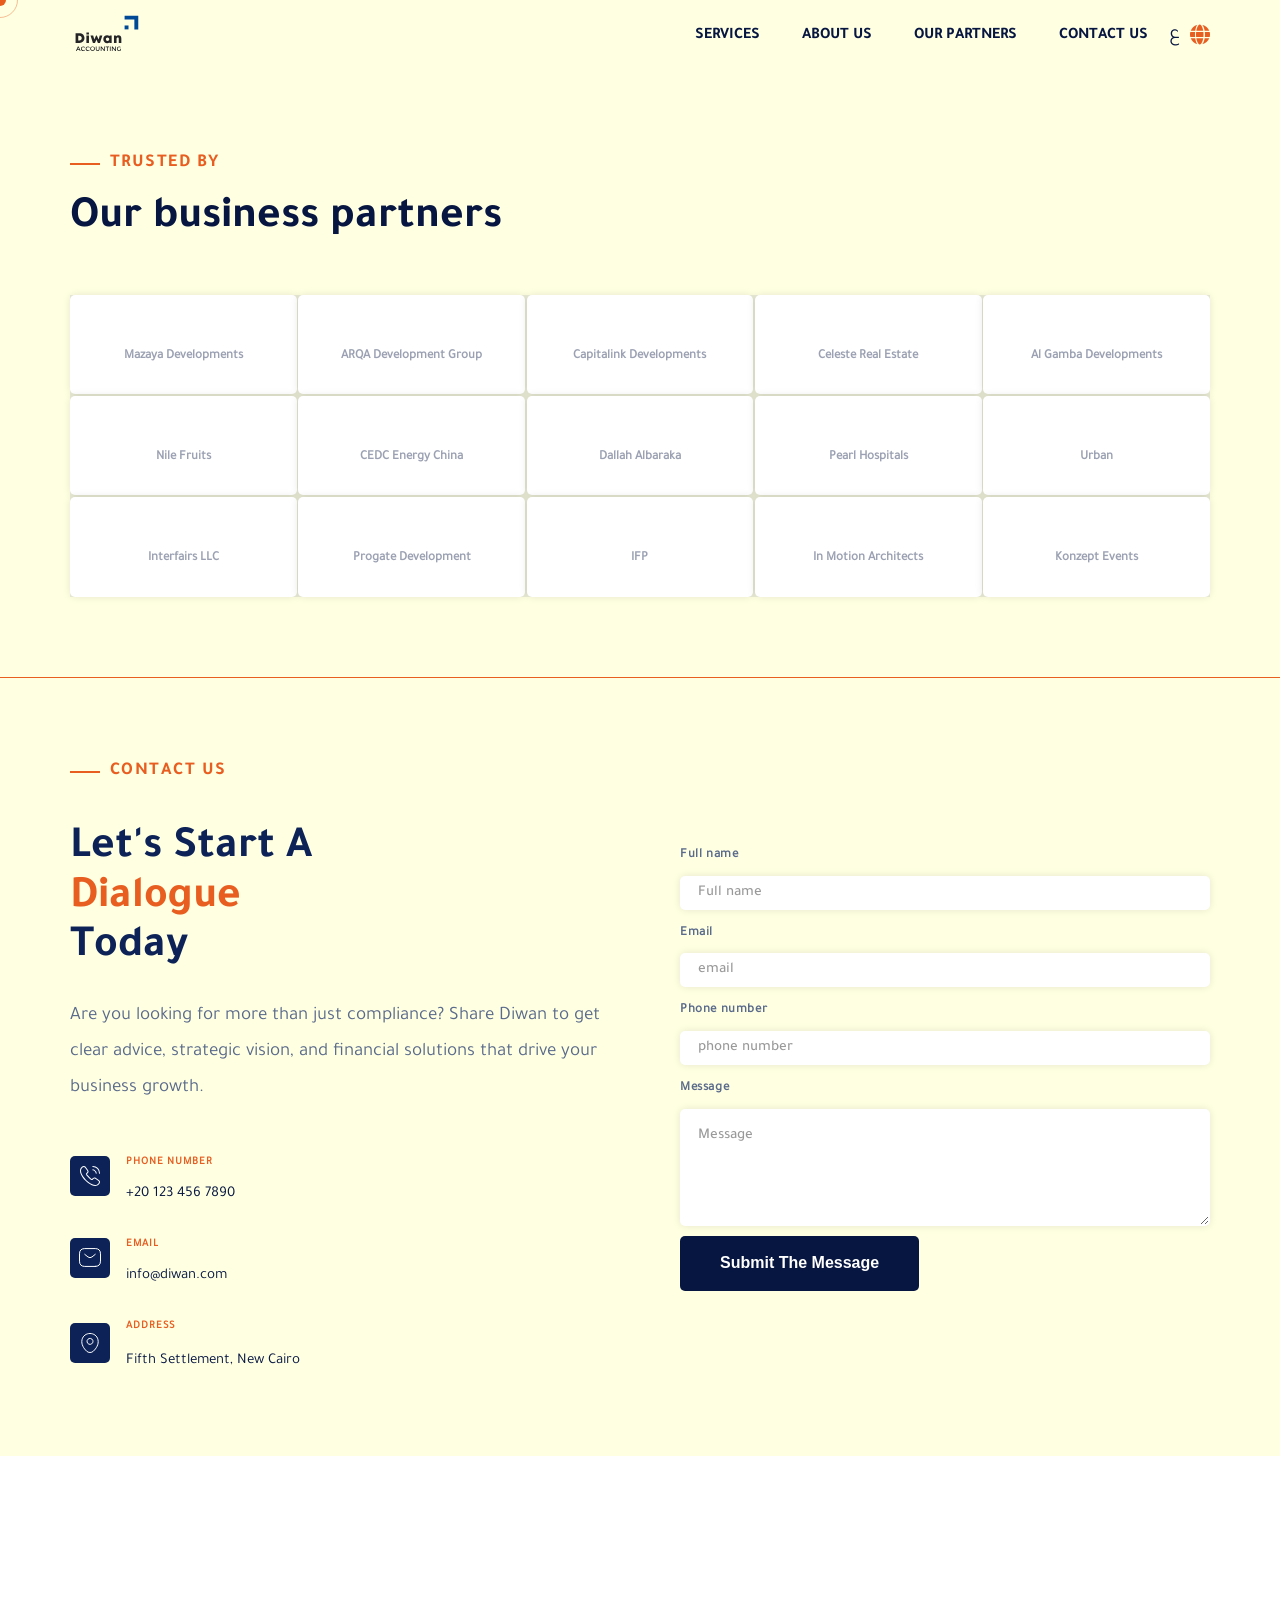
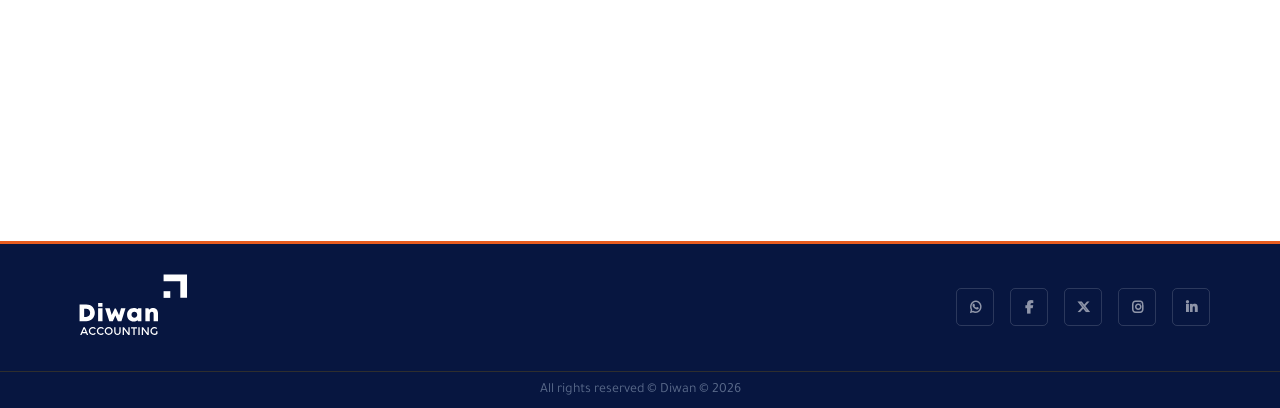
<file: partner-en.html>
<!DOCTYPE html>
<html dir="ltr" lang="en">
  <head>
    <meta charset="UTF-8" />
    <meta name="viewport"content="width=device-width, initial-scale=1, shrink-to-fit=no, user-scalable=no"
    />
    <title>Diwan-Integrated Financial & Accounting Solutions</title>
    <link rel="shortcut icon" type="img/png" href="images/fav.svg" />
    <link rel="stylesheet" href="css/bootstrap.css" />
    <link rel="stylesheet" href="css/fontawesome.min.css" />
    <link rel="stylesheet" href="css/main.css" />
  </head>
  <body>
    <div class="cursor" id="cursor"></div>
    <div class="cursor-ring" id="cursorRing"></div>
    <div class="overlay" id="closeNav"></div>
    <!-- Start Header -->
      <header>
    <div class="top-head">
      <div class="container">
        <div class="top-head-flex">
            <div class="logo-head">
              <a href="index.html">
                <img src="images/logo-en.svg" class="img-fluid" alt="Diwan">
              </a>
          </div>
            <div class="menu-head">
              <div class="menu">
                <ul class="list-unstyled list-inline">
                    <li><a href="#services">services</a></li>
                    <li><a href="#about">About us</a></li>
                    <li><a href="#partners">Our Partners</a></li>
                    <li><a href="#contact" class="nav-cta">Contact us</a></li>
                </ul>
              </div>
            </div>
            <div class="button-head">
              <a href="#!" class="lang-head">
                
                  ع
                  <i class="fa-solid fa-globe"></i>
              </a>
              <div class="side-menu">
                <div id="mySidenav" class="sidenav">
                    <a href="javascript:void(0)" class="closebtn" id="closeNav">&times;</a>
                    <ul class="list-unstyled">
                        <li><a href="#services">services</a></li>
                        <li><a href="#about">About us</a></li>
                        <li><a href="#partners">Our Partners</a></li>
                        <li><a href="#contact" class="nav-cta">Contact us</a></li>
                        <li><a href="index.html" class="nav-cta">العربية</a></li>
                    </ul>
                </div>
                <span id="openNav">
                        <div class="open-side">
                          <i class="fa-solid fa-bars-staggered"></i>
                        </div>
                </span>
              </div>
            </div>
        </div>

      </div>
    </div>
  </header>
    <!-- End Header -->
      <!-- Start partners -->
   <section class="partners-home-section" id="partners">
    <div class="container">
     <div class="about-tag">Trusted by</div>
      <p>Our business partners</p>
      <div class="partner-flex">
        <div class="partner-item"><span>Mazaya Developments</span></div>
        <div class="partner-item"><span>ARQA Development Group</span></div>
        <div class="partner-item"><span>Capitalink Developments</span></div>
        <div class="partner-item"><span>Celeste Real Estate</span></div>
        <div class="partner-item"><span>Al Gamba Developments</span></div>
        <div class="partner-item"><span>Nile Fruits</span></div>
        <div class="partner-item"><span>CEDC Energy China</span></div>
        <div class="partner-item"><span>Dallah Albaraka</span></div>
        <div class="partner-item"><span>Pearl Hospitals</span></div>
        <div class="partner-item"><span>Urban</span></div>
        <div class="partner-item"><span>Interfairs LLC</span></div>
        <div class="partner-item"><span>Progate Development</span></div>
        <div class="partner-item"><span>IFP</span></div>
        <div class="partner-item"><span>In Motion Architects</span></div>
        <div class="partner-item"><span>Konzept Events</span></div>
      </div>
    </div>
   </section>
  <!-- End partners -->

      <!-- Start contact -->
    <section class="contact-home-section" id="contact">
      <div class="container">
          <div class="contact-home-flex">
              <div class="contact-right">
                  <div class="about-tag">Contact us</div>
                  <h3>Let's start a <span> dialogue </span>today</h3>
                  <p>Are you looking for more than just compliance? Share Diwan to get clear advice, strategic vision, and financial solutions that drive your business growth.</p>
                  <div class="contact-item-flex">

                    <div class="contact-item">
                        <div class="contact-icon">
                          <i><img src="images/icons/phone.svg" class="img-contain"></i>
                        </div>
                        <div class="contact-text">
                          <h4>Phone number</h4>
                          <a href="tel:+201234567890">+20 123 456 7890</a>
                      </div>
                    </div>

                    <div class="contact-item">
                      <div class="contact-icon">
                        <i><img src="images/icons/mail.svg" class="img-contain"></i>
                      </div>
                      <div class="contact-text">
                        <h4>Email</h4>
                        <a href="mailto:info@diwan.com">info@diwan.com</a>
                      </div>
                    </div>

                    <div class="contact-item">
                      <div class="contact-icon">
                        <i><img src="images/icons/address.svg" class="img-contain"></i>
                      </div>
                      <div class="contact-text">
                       <h4>Address</h4>
                        <p>Fifth Settlement, New Cairo</p>
                      </div>
                    </div>

                  </div>
              </div>
              <div class="contact-left">
                    <form action="#" method="post">
                       <div class="form-group cont">
                            <label for="name">Full name</label>
                            <input type="text" class="form-control" id="name" name="name" placeholder="Full name" required> 
                        </div> 
                        <div class="form-group cont">
                            <label for="email">Email</label>
                            <input type="email" class="form-control" id="email" name="email" placeholder="email" required>     
                        </div>
                        <div class="form-group cont">
                            <label for="phone">Phone number</label>
                            <input type="tel" class="form-control" id="phone" name="phone" placeholder="phone number" required>     
                        </div>
                        <div class="form-group one cont">
                          <label for="message">Message</label>
                          <textarea class="form-control" id="message" name="message" rows="4" placeholder="Message" required></textarea>
                        </div>
                        <button type="submit" class="submit-form">Submit the message</button>
                    </form>   
              </div>
            </div>
          </div>
      </div>
    </section>
   <!-- End contact -->
        <div class="section-contact-map">
        <div class="mapouter">
            <div class="gmap_canvas">
              <iframe width="100%" height="380px" id="gmap_canvas" frameborder="0" scrolling="no" marginheight="0" marginwidth="0" src="https://www.google.com/maps/embed?pb=!1m18!1m12!1m3!1d55282.5754359074!2d31.385076547515194!3d30.003534135435718!2m3!1f0!2f0!3f0!3m2!1i1024!2i768!4f13.1!3m3!1m2!1s0x14583cc75436d909%3A0x7f921d4528ec3e03!2sThe%205th%20Settlement%2C%20Industrial%20Area%2C%20New%20Cairo%201%2C%20Cairo%20Governorate!5e0!3m2!1sen!2seg!4v1776613482291!5m2!1sen!2seg"  style="border:0;" allowfullscreen="" loading="lazy" referrerpolicy="no-referrer-when-downgrade"></iframe>
               
            </div>
        </div>
      </div>
        <!-- Start Footer -->
         <footer>
          <div class="container">
              <div class="foot-flex">
                <div class="foot-logo">
                  <img src="images/logo-en.svg" class="img-fluid" alt="logo">  
                </div>
                <div class="foot-social">
                  <a href="#"><i class="fab fab fa-whatsapp"></i></a>
                  <a href="#"><i class="fab fa-facebook-f"></i></a>
                  <a href="#"><i class="fab fa-x-twitter"></i></a>
                  <a href="#"><i class="fab fa-instagram"></i></a>
                  <a href="#"><i class="fab fa-linkedin-in"></i></a>
                </div>
              </div>
          </div>
         </footer>
         <div class="copy_allright">
            <div class="container">
                  <div class="copy-text">
                    <p> All rights reserved © <span>Diwan</span> © 2026</p>
                  </div>
            </div>
          </div>
        <!-- End Footer -->

    <script src="js/jquery.min.js"></script>
    <script src="js/bootstrap.min.js"></script>
    <script src="js/main.js"></script>
    
  </body>
</html>
</file>
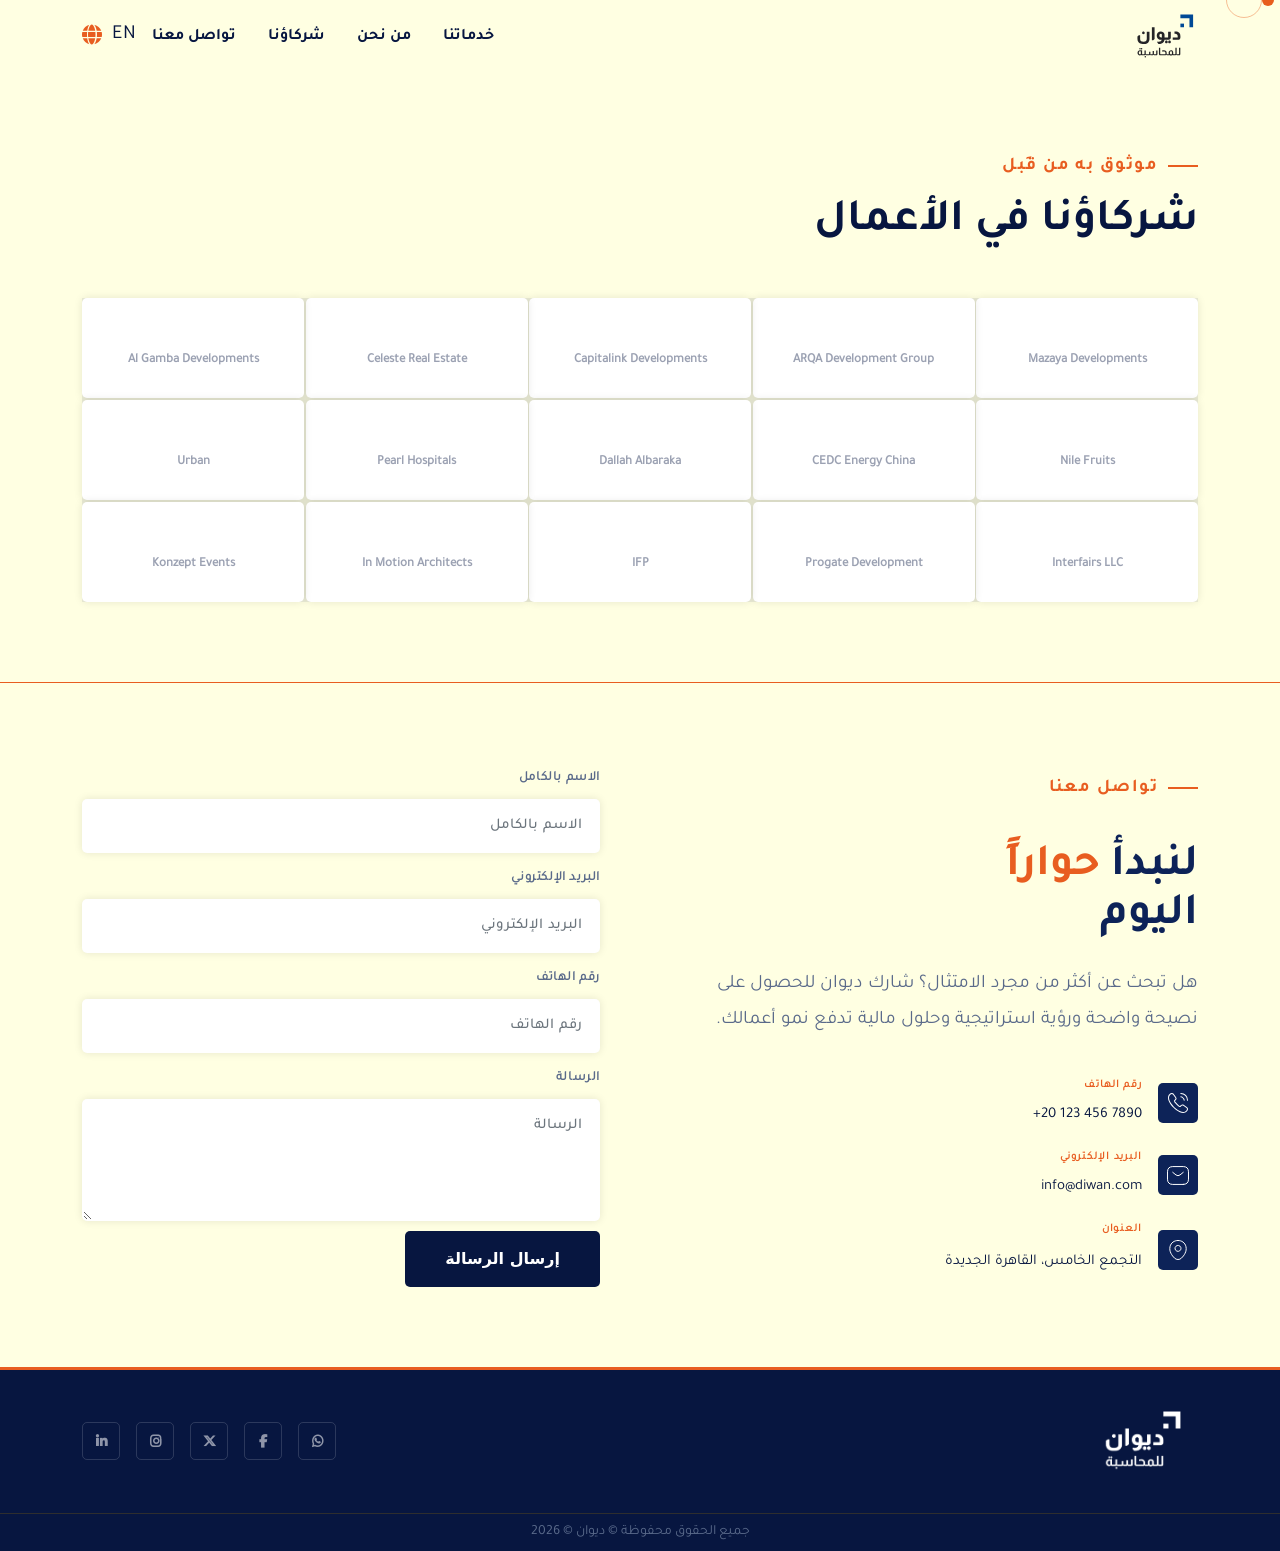
<file: partner.html>
<!DOCTYPE html>
<html dir="rtl" lang="ar">
  <head>
    <meta charset="UTF-8" />
    <meta name="viewport"content="width=device-width, initial-scale=1, shrink-to-fit=no, user-scalable=no"
    />
    <title>Diwan-Integrated Financial & Accounting Solutions</title>
    <link rel="shortcut icon" type="img/png" href="images/fav.svg" />
    <link rel="stylesheet" href="css/bootstrap.rtl.min.css" />
    <link rel="stylesheet" href="css/fontawesome.min.css" />
    <link rel="stylesheet" href="css/main.css" />
  </head>
  <body>
    <div class="cursor" id="cursor"></div>
    <div class="cursor-ring" id="cursorRing"></div>
    <div class="overlay" id="closeNav"></div>
    <!-- Start Header -->
      <header>
    <div class="top-head">
      <div class="container">
        <div class="top-head-flex">
            <div class="logo-head">
              <a href="index.html">
                <img src="images/logo.svg" class="img-fluid" alt="Diwan">
              </a>
          </div>
            <div class="menu-head">
              <div class="menu">
                <ul class="list-unstyled list-inline">
                    <li><a href="#services">خدماتنا</a></li>
                    <li><a href="#about">من نحن</a></li>
                    <li><a href="#partners">شركاؤنا</a></li>
                    <li><a href="#contact" class="nav-cta">تواصل معنا</a></li>
                </ul>
              </div>
            </div>
            <div class="button-head">
              <a href="#!" class="lang-head">
                
                  EN
                  <i class="fa-solid fa-globe"></i>
              </a>
              <div class="side-menu">
                <div id="mySidenav" class="sidenav">
                    <a href="javascript:void(0)" class="closebtn" id="closeNav">&times;</a>
                    <ul class="list-unstyled">
                        <li><a href="#services">خدماتنا</a></li>
                        <li><a href="#about">من نحن</a></li>
                        <li><a href="#partners">شركاؤنا</a></li>
                        <li><a href="#contact" class="nav-cta">تواصل معنا</a></li>
                        <li><a href="#">EN</a></li>
                    </ul>
                </div>
                <span id="openNav">
                        <div class="open-side">
                          <i class="fa-solid fa-bars-staggered"></i>
                        </div>
                </span>
              </div>
            </div>
        </div>

      </div>
    </div>
  </header>
    <!-- End Header -->
       <!-- Start partners -->
   <section class="partners-home-section" id="partners">
    <div class="container">
      <div class="about-tag">موثوق به من قِبل</div>
      <p>شركاؤنا في الأعمال</p>
      <div class="partner-flex">
        <div class="partner-item"><span>Mazaya Developments</span></div>
        <div class="partner-item"><span>ARQA Development Group</span></div>
        <div class="partner-item"><span>Capitalink Developments</span></div>
        <div class="partner-item"><span>Celeste Real Estate</span></div>
        <div class="partner-item"><span>Al Gamba Developments</span></div>
        <div class="partner-item"><span>Nile Fruits</span></div>
        <div class="partner-item"><span>CEDC Energy China</span></div>
        <div class="partner-item"><span>Dallah Albaraka</span></div>
        <div class="partner-item"><span>Pearl Hospitals</span></div>
        <div class="partner-item"><span>Urban</span></div>
        <div class="partner-item"><span>Interfairs LLC</span></div>
        <div class="partner-item"><span>Progate Development</span></div>
        <div class="partner-item"><span>IFP</span></div>
        <div class="partner-item"><span>In Motion Architects</span></div>
        <div class="partner-item"><span>Konzept Events</span></div>
      </div>
    </div>
   </section>
  <!-- End partners -->
    <!-- Start contact -->
    <section class="contact-home-section" id="contact">
      <div class="container">
          <div class="contact-home-flex">
              <div class="contact-right">
                  <div class="about-tag">تواصل معنا</div>
                  <h3>لنبدأ <span> حواراً </span>اليوم</h3>
                  <p>هل تبحث عن أكثر من مجرد الامتثال؟ شارك ديوان للحصول على نصيحة واضحة ورؤية استراتيجية وحلول مالية تدفع نمو أعمالك.</p>
                  <div class="contact-item-flex">

                    <div class="contact-item">
                        <div class="contact-icon">
                          <i><img src="images/icons/phone.svg" class="img-contain"></i>
                        </div>
                        <div class="contact-text">
                          <h4>رقم الهاتف</h4>
                          <a href="tel:+201234567890">+20 123 456 7890</a>
                      </div>
                    </div>

                    <div class="contact-item">
                      <div class="contact-icon">
                        <i><img src="images/icons/mail.svg" class="img-contain"></i>
                      </div>
                      <div class="contact-text">
                        <h4>البريد الإلكتروني</h4>
                        <a href="mailto:info@diwan.com">info@diwan.com</a>
                      </div>
                    </div>

                    <div class="contact-item">
                      <div class="contact-icon">
                        <i><img src="images/icons/address.svg" class="img-contain"></i>
                      </div>
                      <div class="contact-text">
                        <h4>العنوان</h4>
                        <p>التجمع الخامس، القاهرة الجديدة</p>
                      </div>
                    </div>

                  </div>
              </div>
              <div class="contact-left">
                    <form action="#" method="post">
                        <div class="form-group cont">
                            <label for="name">الاسم بالكامل</label>
                            <input type="text" class="form-control" id="name" name="name" placeholder="الاسم بالكامل" required> 
                        </div> 
                        <div class="form-group cont">
                            <label for="email">البريد الإلكتروني</label>
                            <input type="email" class="form-control" id="email" name="email" placeholder="البريد الإلكتروني"  required>     
                        </div>
                        <div class="form-group cont">
                            <label for="phone">رقم الهاتف</label>
                            <input type="tel" class="form-control" id="phone" name="phone" placeholder="رقم الهاتف"  required>     
                        </div>
                        <div class="form-group one cont">
                          <label for="message">الرسالة</label>
                          <textarea class="form-control" id="message" name="message" rows="4" placeholder="الرسالة"  required></textarea>
                        </div>
                        <button type="submit" class="submit-form">إرسال الرسالة </button>
                    </form>   
              </div>
            </div>
          </div>
      </div>
    </section>
   <!-- End contact -->

        <!-- Start Footer -->
         <footer>
          <div class="container">
              <div class="foot-flex">
                <div class="foot-logo">
                  <img src="images/logo-1.png" class="img-fluid" alt="logo">  
                </div>
                <div class="foot-social">
                  <a href="#"><i class="fab fab fa-whatsapp"></i></a>
                  <a href="#"><i class="fab fa-facebook-f"></i></a>
                  <a href="#"><i class="fab fa-x-twitter"></i></a>
                  <a href="#"><i class="fab fa-instagram"></i></a>
                  <a href="#"><i class="fab fa-linkedin-in"></i></a>
                </div>
              </div>
          </div>
         </footer>
         <div class="copy_allright">
            <div class="container">
                  <div class="copy-text">
                    <p> جميع الحقوق محفوظة © <span>ديوان</span> © 2026</p>
                  </div>
            </div>
          </div>
        <!-- End Footer -->

    <script src="js/jquery.min.js"></script>
    <script src="js/bootstrap.min.js"></script>
    <script src="js/main.js"></script>
    
  </body>
</html>
</file>
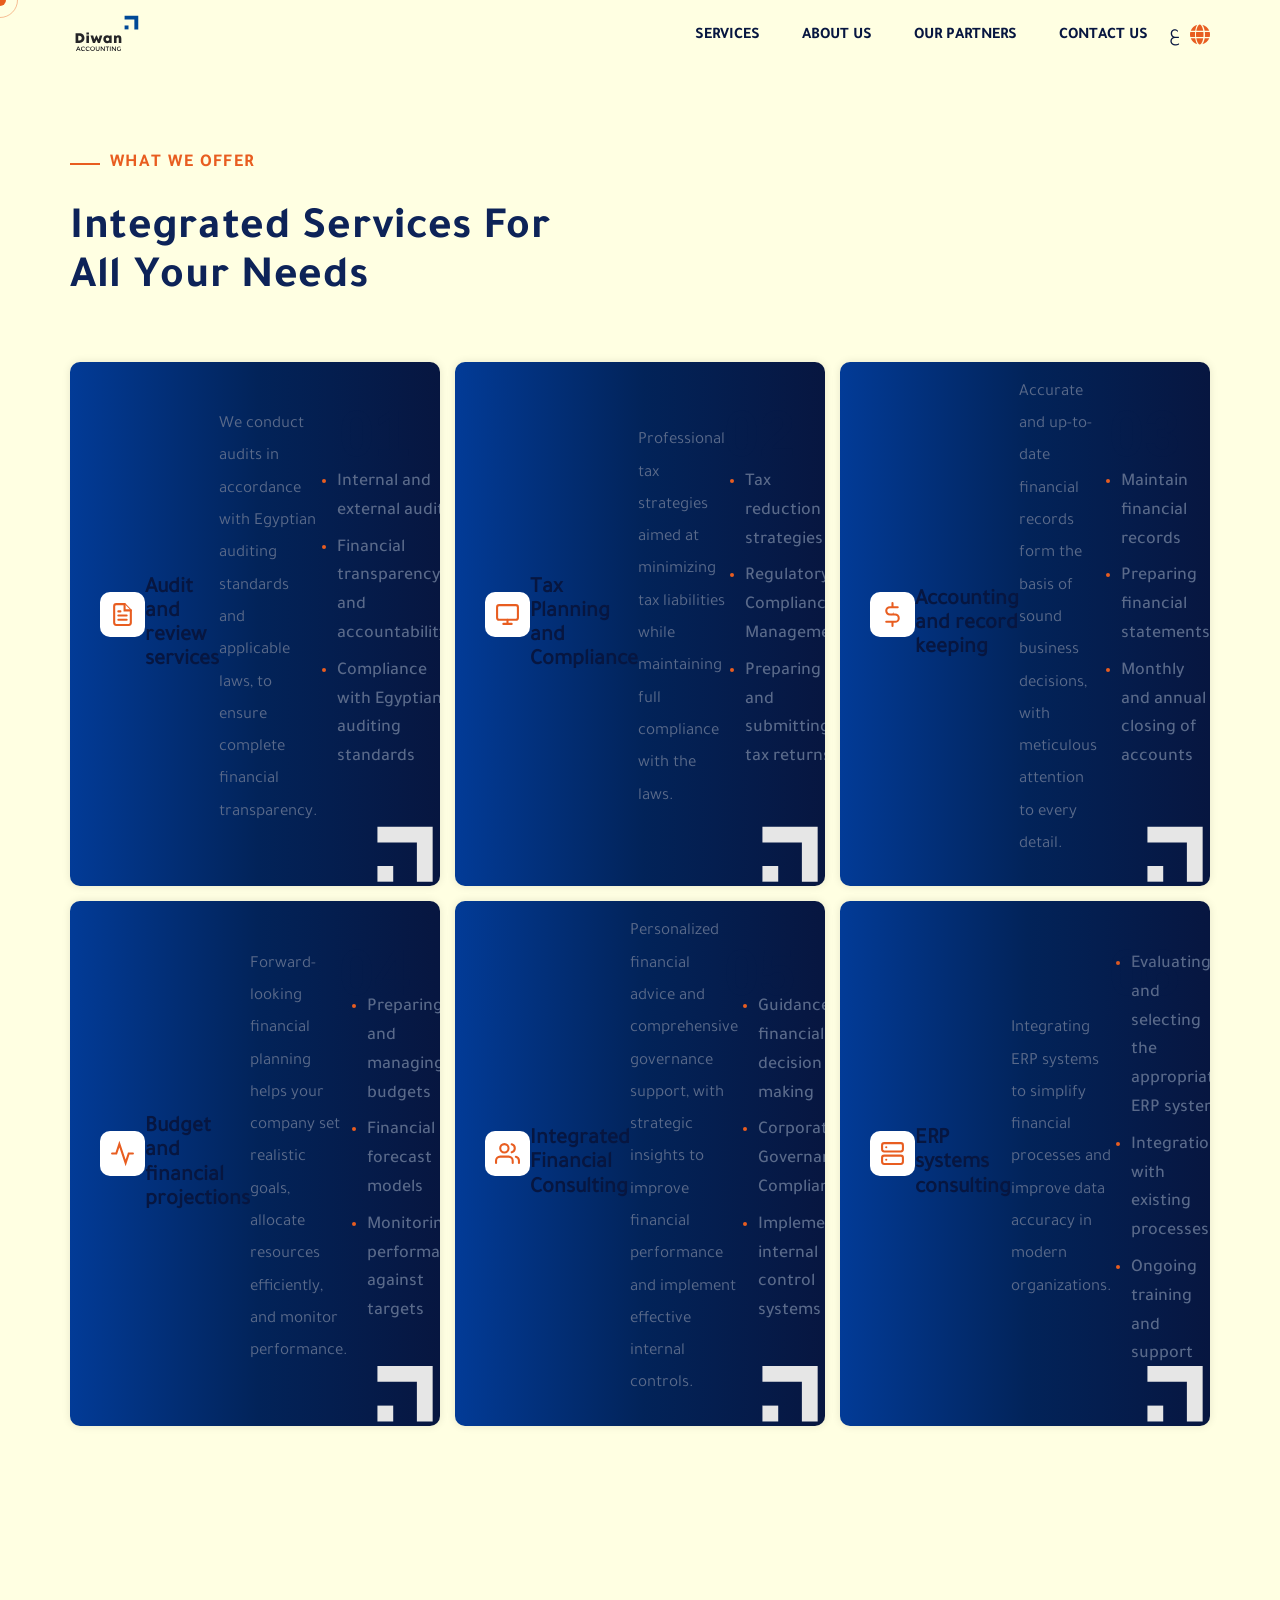
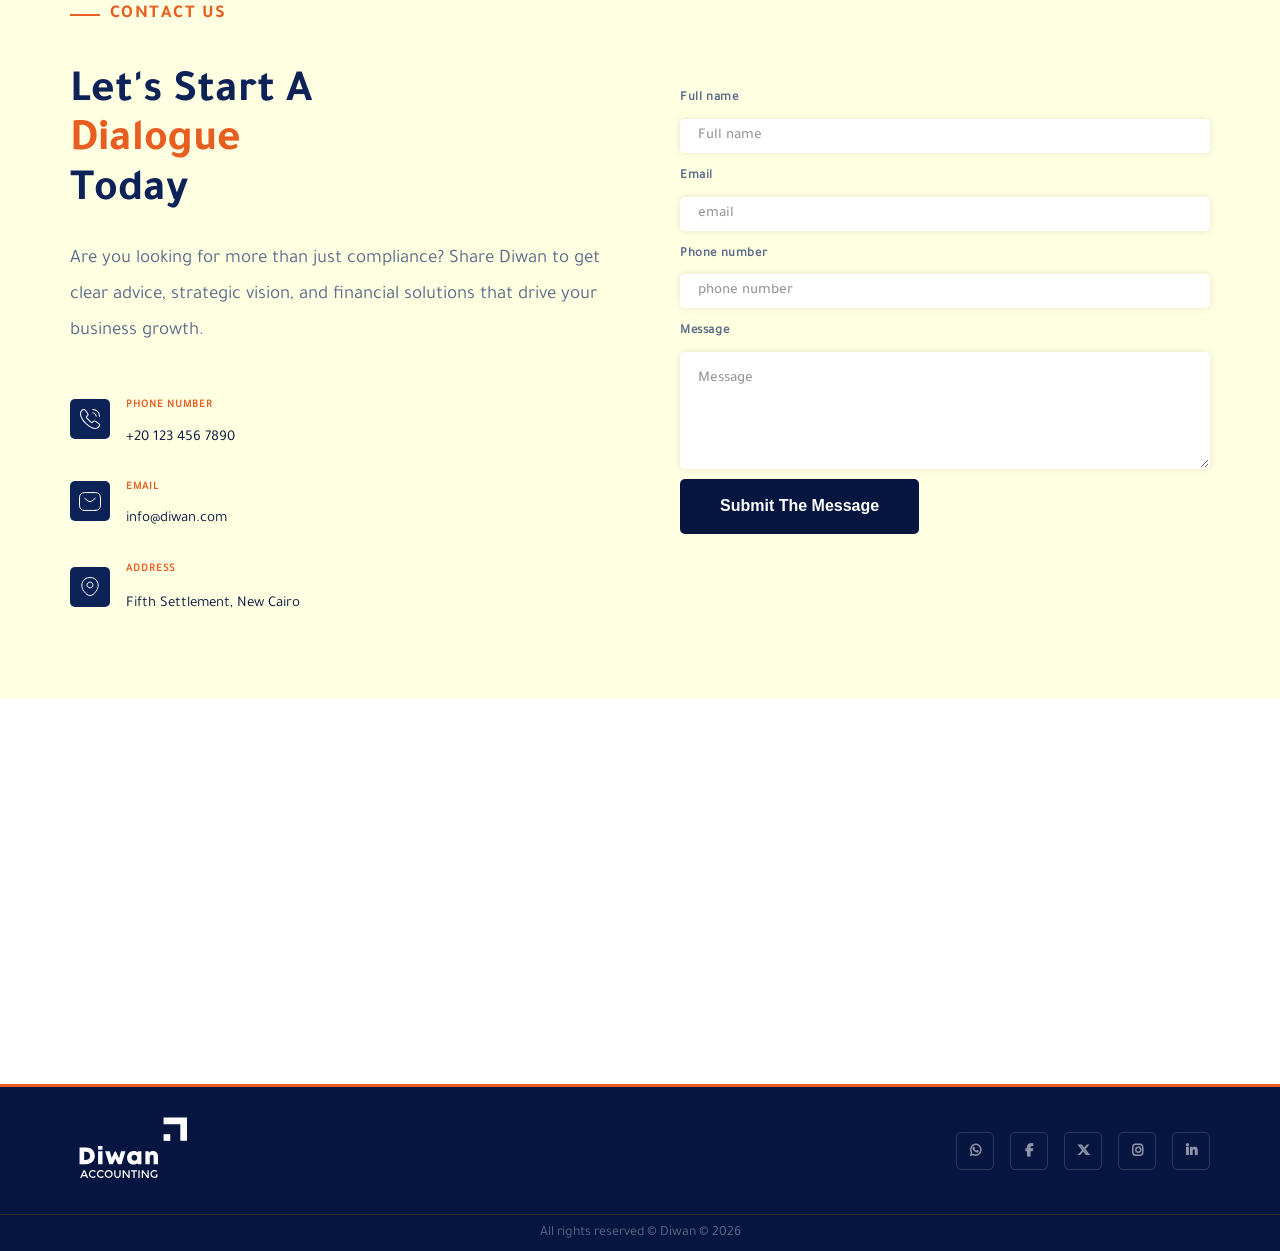
<file: services-en.html>
<!DOCTYPE html>
<html dir="ltr" lang="en">
  <head>
    <meta charset="UTF-8" />
    <meta name="viewport"content="width=device-width, initial-scale=1, shrink-to-fit=no, user-scalable=no"
    />
    <title>Diwan-Integrated Financial & Accounting Solutions</title>
    <link rel="shortcut icon" type="img/png" href="images/fav.svg" />
    <link rel="stylesheet" href="css/bootstrap.css" />
    <link rel="stylesheet" href="css/fontawesome.min.css" />
    <link rel="stylesheet" href="css/main.css" />
  </head>
  <body>
    <div class="cursor" id="cursor"></div>
    <div class="cursor-ring" id="cursorRing"></div>
    <div class="overlay" id="closeNav"></div>
    <!-- Start Header -->
      <header>
    <div class="top-head">
      <div class="container">
        <div class="top-head-flex">
            <div class="logo-head">
              <a href="index.html">
                <img src="images/logo-en.svg" class="img-fluid" alt="Diwan">
              </a>
          </div>
            <div class="menu-head">
              <div class="menu">
                <ul class="list-unstyled list-inline">
                    <li><a href="#services">services</a></li>
                    <li><a href="#about">About us</a></li>
                    <li><a href="#partners">Our Partners</a></li>
                    <li><a href="#contact" class="nav-cta">Contact us</a></li>
                </ul>
              </div>
            </div>
            <div class="button-head">
              <a href="#!" class="lang-head">
                
                  ع
                  <i class="fa-solid fa-globe"></i>
              </a>
              <div class="side-menu">
                <div id="mySidenav" class="sidenav">
                    <a href="javascript:void(0)" class="closebtn" id="closeNav">&times;</a>
                    <ul class="list-unstyled">
                        <li><a href="#services">services</a></li>
                        <li><a href="#about">About us</a></li>
                        <li><a href="#partners">Our Partners</a></li>
                        <li><a href="#contact" class="nav-cta">Contact us</a></li>
                        <li><a href="index.html" class="nav-cta">العربية</a></li>
                    </ul>
                </div>
                <span id="openNav">
                        <div class="open-side">
                          <i class="fa-solid fa-bars-staggered"></i>
                        </div>
                </span>
              </div>
            </div>
        </div>

      </div>
    </div>
  </header>
    <!-- End Header -->
 <!-- Start Services -->
  <section class="services-home-section" id="services">
    <div class="container">
        <div class="services-home-flex">
            <div class="services-head">
              <div class="about-tag">What we offer</div>
              <p>Integrated services for all your needs</p>
            </div>
            <div class="services-items">
              <div class="service-item">
                  <div class="serv-fav">
                    <img src="images/fav.svg" class="logo-img" alt="logo" style="fill: white;">
                  </div>
                <div class="item-num">01</div>
                <div class="item-icon">
                  
                  <svg viewBox="0 0 24 24" fill="none" stroke="white" stroke-width="2" stroke-linecap="round">
                    <path d="M14 2H6a2 2 0 0 0-2 2v16a2 2 0 0 0 2 2h12a2 2 0 0 0 2-2V8z"/><polyline points="14 2 14 8 20 8"/><line x1="16" y1="13" x2="8" y2="13"/><line x1="16" y1="17" x2="8" y2="17"/><line x1="10" y1="9" x2="8" y2="9"/>
                  </svg>
                </div>
                <h5>Audit and review services</h5>
                <p>We conduct audits in accordance with Egyptian auditing standards and applicable laws, to ensure complete financial transparency.</p>
                
                  <ul class="item-list">
                    <li>Internal and external audit</li>
                    <li>Financial transparency and accountability</li>
                    <li>Compliance with Egyptian auditing standards</li>
                  </ul>
              </div>

              <div class="service-item">
                 <div class="serv-fav">
                    <img src="images/fav.svg" class="logo-img" alt="logo" style="fill: white;">
                  </div>
                <div class="item-num">02</div>
                  <div class="item-icon">
                    <svg viewBox="0 0 24 24" fill="none" stroke="white" stroke-width="2" stroke-linecap="round">
                      <rect x="2" y="3" width="20" height="14" rx="2"/><line x1="8" y1="21" x2="16" y2="21"/><line x1="12" y1="17" x2="12" y2="21"/>
                    </svg>
                  </div>
                 <h5>Tax Planning and Compliance</h5>
                  <p>Professional tax strategies aimed at minimizing tax liabilities while maintaining full compliance with the laws.</p>
                  <ul class="item-list">
                   <li>Tax reduction strategies</li>
                    <li>Regulatory Compliance Management</li>
                    <li>Preparing and submitting tax returns</li>
                  </ul>
              </div>
              <div class="service-item">
                 <div class="serv-fav">
                    <img src="images/fav.svg" class="logo-img" alt="logo" style="fill: white;">
                  </div>
                <div class="item-num">03</div>
                  <div class="item-icon">
                    <svg viewBox="0 0 24 24" fill="none" stroke="white" stroke-width="2" stroke-linecap="round">
                      <line x1="12" y1="1" x2="12" y2="23"/><path d="M17 5H9.5a3.5 3.5 0 0 0 0 7h5a3.5 3.5 0 0 1 0 7H6"/>
                    </svg>
                  </div>
                  <h5>Accounting and record keeping</h5>
                  <p>Accurate and up-to-date financial records form the basis of sound business decisions, with meticulous attention to every detail.</p>
                  <ul class="item-list">
                    <li>Maintain financial records</li>
                    <li>Preparing financial statements</li>
                    <li>Monthly and annual closing of accounts</li>
                  </ul>
              </div>
              <div class="service-item">
                 <div class="serv-fav">
                    <img src="images/fav.svg" class="logo-img" alt="logo" style="fill: white;">
                  </div>
                  <div class="item-num">04</div>
                    <div class="item-icon">
                      <svg viewBox="0 0 24 24" fill="none" stroke="white" stroke-width="2" stroke-linecap="round">
                        <polyline points="22 12 18 12 15 21 9 3 6 12 2 12"/>
                      </svg>
                    </div>
                   <h5>Budget and financial projections</h5>
                    <p>Forward-looking financial planning helps your company set realistic goals, allocate resources efficiently, and monitor performance.</p>
                    <ul class="item-list">
                    <li>Preparing and managing budgets</li>
                      <li>Financial forecast models</li>
                      <li>Monitoring performance against targets</li>
                    </ul>
              </div>
              <div class="service-item">
                 <div class="serv-fav">
                    <img src="images/fav.svg" class="logo-img" alt="logo" style="fill: white;">
                  </div>
                <div class="item-num">05</div>
                  <div class="item-icon">
                    <svg viewBox="0 0 24 24" fill="none" stroke="white" stroke-width="2" stroke-linecap="round">
                      <path d="M17 21v-2a4 4 0 0 0-4-4H5a4 4 0 0 0-4 4v2"/><circle cx="9" cy="7" r="4"/><path d="M23 21v-2a4 4 0 0 0-3-3.87"/><path d="M16 3.13a4 4 0 0 1 0 7.75"/>
                    </svg>
                  </div>
                 <h5>Integrated Financial Consulting</h5>
                  <p>Personalized financial advice and comprehensive governance support, with strategic insights to improve financial performance and implement effective internal controls.</p>
                  <ul class="item-list">
                   <li>Guidance in financial decision making</li>
                    <li>Corporate Governance Compliance</li>
                    <li>Implementing internal control systems</li>
                  </ul>
              </div>
              <div class="service-item">
                 <div class="serv-fav">
                    <img src="images/fav.svg" class="logo-img" alt="logo" style="fill: white;">
                  </div>
                <div class="item-num">06</div>
                  <div class="item-icon">
                    <svg viewBox="0 0 24 24" fill="none" stroke="white" stroke-width="2" stroke-linecap="round">
                      <rect x="2" y="2" width="20" height="8" rx="2"/><rect x="2" y="14" width="20" height="8" rx="2"/><line x1="6" y1="6" x2="6.01" y2="6"/><line x1="6" y1="18" x2="6.01" y2="18"/>
                    </svg>
                  </div>
                  <h5>ERP systems consulting</h5>
                  <p>Integrating ERP systems to simplify financial processes and improve data accuracy in modern organizations.</p>
                  <ul class="item-list">
                    <li>Evaluating and selecting the appropriate ERP system</li>
                    <li>Integration with existing processes</li>
                    <li>Ongoing training and support</li>
                  </ul>
              </div>
            </div>
        </div>
    </div>
  </section>
 <!-- End Services -->
      <!-- Start contact -->
    <section class="contact-home-section" id="contact">
      <div class="container">
          <div class="contact-home-flex">
              <div class="contact-right">
                  <div class="about-tag">Contact us</div>
                  <h3>Let's start a <span> dialogue </span>today</h3>
                  <p>Are you looking for more than just compliance? Share Diwan to get clear advice, strategic vision, and financial solutions that drive your business growth.</p>
                  <div class="contact-item-flex">

                    <div class="contact-item">
                        <div class="contact-icon">
                          <i><img src="images/icons/phone.svg" class="img-contain"></i>
                        </div>
                        <div class="contact-text">
                          <h4>Phone number</h4>
                          <a href="tel:+201234567890">+20 123 456 7890</a>
                      </div>
                    </div>

                    <div class="contact-item">
                      <div class="contact-icon">
                        <i><img src="images/icons/mail.svg" class="img-contain"></i>
                      </div>
                      <div class="contact-text">
                        <h4>Email</h4>
                        <a href="mailto:info@diwan.com">info@diwan.com</a>
                      </div>
                    </div>

                    <div class="contact-item">
                      <div class="contact-icon">
                        <i><img src="images/icons/address.svg" class="img-contain"></i>
                      </div>
                      <div class="contact-text">
                       <h4>Address</h4>
                        <p>Fifth Settlement, New Cairo</p>
                      </div>
                    </div>

                  </div>
              </div>
              <div class="contact-left">
                    <form action="#" method="post">
                       <div class="form-group cont">
                            <label for="name">Full name</label>
                            <input type="text" class="form-control" id="name" name="name" placeholder="Full name" required> 
                        </div> 
                        <div class="form-group cont">
                            <label for="email">Email</label>
                            <input type="email" class="form-control" id="email" name="email" placeholder="email" required>     
                        </div>
                        <div class="form-group cont">
                            <label for="phone">Phone number</label>
                            <input type="tel" class="form-control" id="phone" name="phone" placeholder="phone number" required>     
                        </div>
                        <div class="form-group one cont">
                          <label for="message">Message</label>
                          <textarea class="form-control" id="message" name="message" rows="4" placeholder="Message" required></textarea>
                        </div>
                        <button type="submit" class="submit-form">Submit the message</button>
                    </form>   
              </div>
            </div>
          </div>
      </div>
    </section>
   <!-- End contact -->
        <div class="section-contact-map">
        <div class="mapouter">
            <div class="gmap_canvas">
              <iframe width="100%" height="380px" id="gmap_canvas" frameborder="0" scrolling="no" marginheight="0" marginwidth="0" src="https://www.google.com/maps/embed?pb=!1m18!1m12!1m3!1d55282.5754359074!2d31.385076547515194!3d30.003534135435718!2m3!1f0!2f0!3f0!3m2!1i1024!2i768!4f13.1!3m3!1m2!1s0x14583cc75436d909%3A0x7f921d4528ec3e03!2sThe%205th%20Settlement%2C%20Industrial%20Area%2C%20New%20Cairo%201%2C%20Cairo%20Governorate!5e0!3m2!1sen!2seg!4v1776613482291!5m2!1sen!2seg"  style="border:0;" allowfullscreen="" loading="lazy" referrerpolicy="no-referrer-when-downgrade"></iframe>
               
            </div>
        </div>
      </div>
        <!-- Start Footer -->
         <footer>
          <div class="container">
              <div class="foot-flex">
                <div class="foot-logo">
                  <img src="images/logo-en.svg" class="img-fluid" alt="logo">  
                </div>
                <div class="foot-social">
                  <a href="#"><i class="fab fab fa-whatsapp"></i></a>
                  <a href="#"><i class="fab fa-facebook-f"></i></a>
                  <a href="#"><i class="fab fa-x-twitter"></i></a>
                  <a href="#"><i class="fab fa-instagram"></i></a>
                  <a href="#"><i class="fab fa-linkedin-in"></i></a>
                </div>
              </div>
          </div>
         </footer>
         <div class="copy_allright">
            <div class="container">
                  <div class="copy-text">
                    <p> All rights reserved © <span>Diwan</span> © 2026</p>
                  </div>
            </div>
          </div>
        <!-- End Footer -->

    <script src="js/jquery.min.js"></script>
    <script src="js/bootstrap.min.js"></script>
    <script src="js/main.js"></script>
    
  </body>
</html>
</file>
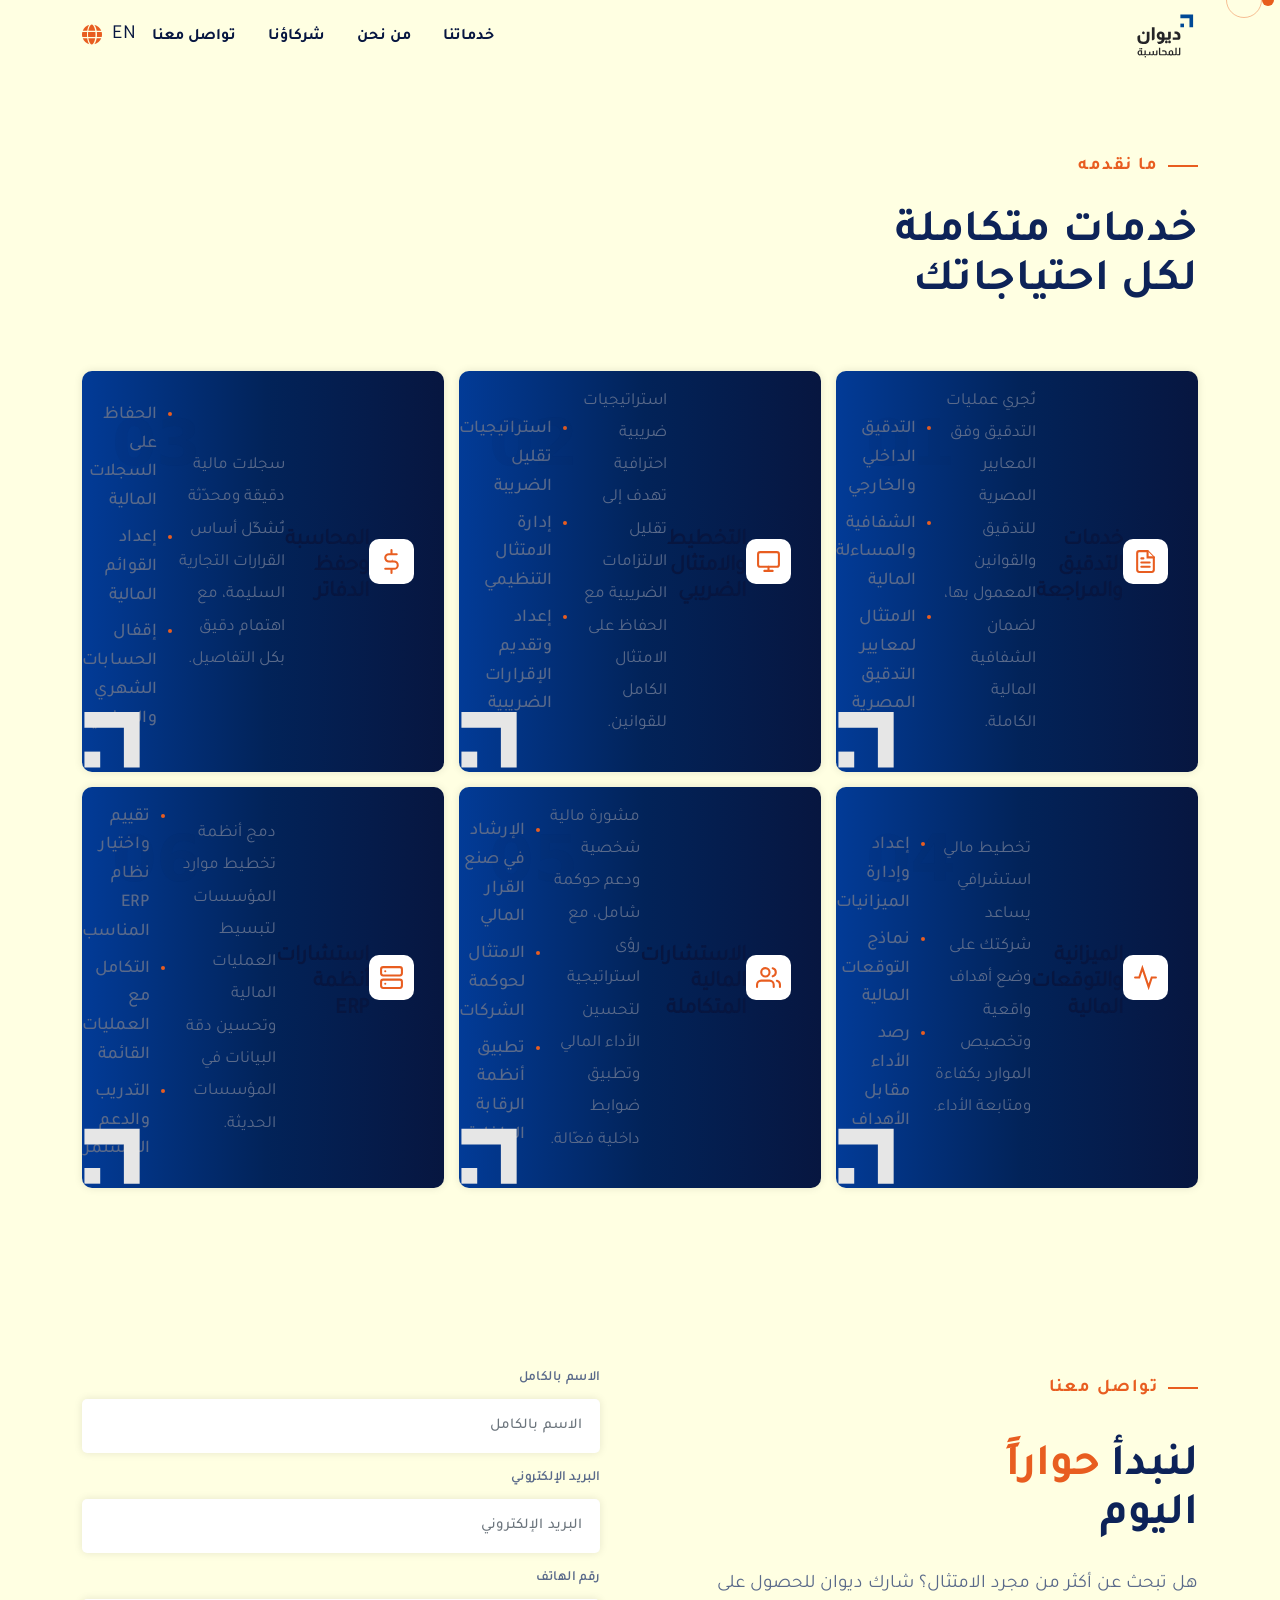
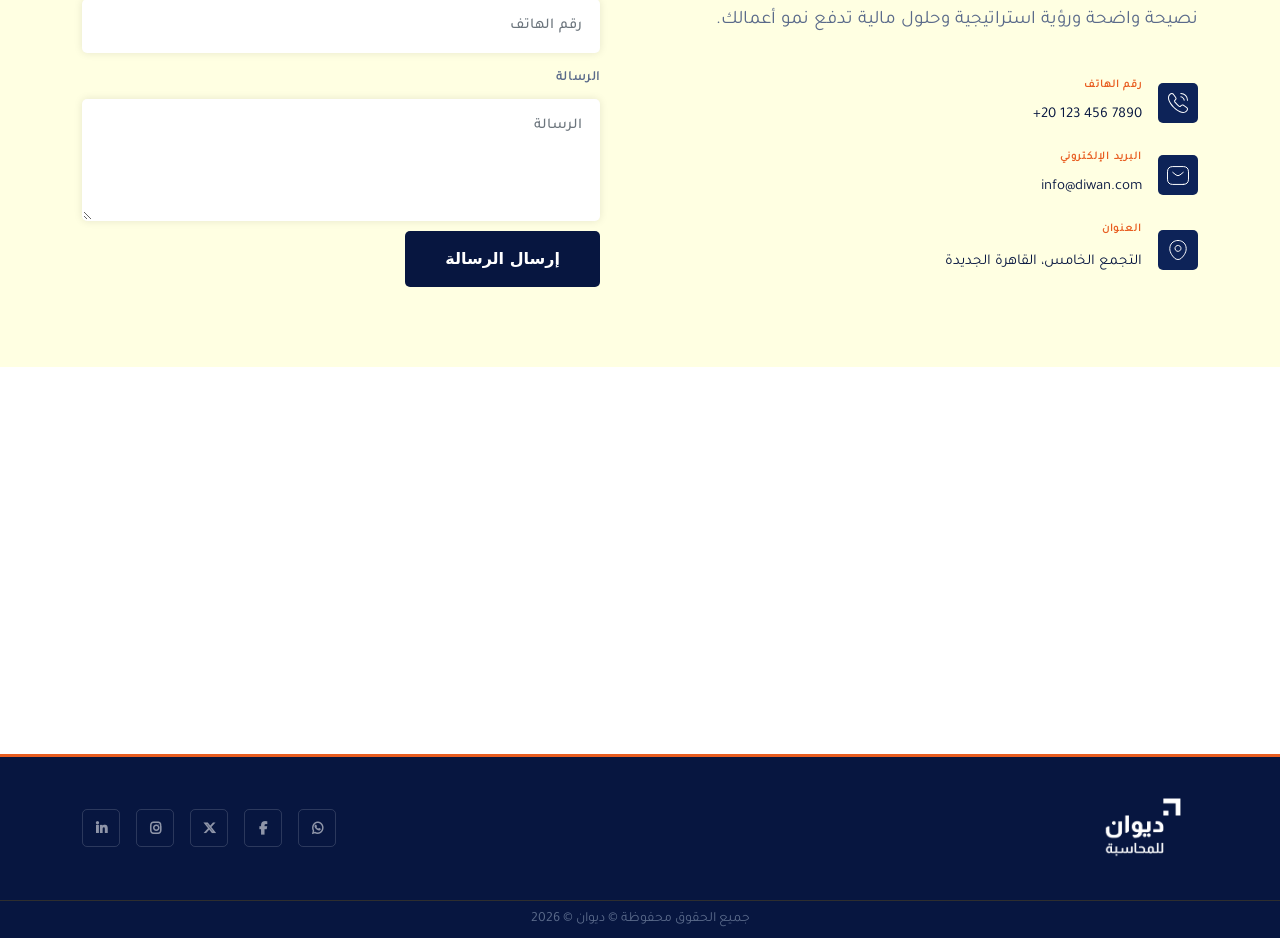
<file: services.html>
<!DOCTYPE html>
<html dir="rtl" lang="ar">
  <head>
    <meta charset="UTF-8" />
    <meta name="viewport"content="width=device-width, initial-scale=1, shrink-to-fit=no, user-scalable=no"
    />
    <title>Diwan-Integrated Financial & Accounting Solutions</title>
    <link rel="shortcut icon" type="img/png" href="images/fav.svg" />
    <link rel="stylesheet" href="css/bootstrap.rtl.min.css" />
    <link rel="stylesheet" href="css/fontawesome.min.css" />
    <link rel="stylesheet" href="css/main.css" />
  </head>
  <body>
    <div class="cursor" id="cursor"></div>
    <div class="cursor-ring" id="cursorRing"></div>
    <div class="overlay" id="closeNav"></div>
    <!-- Start Header -->
      <header>
    <div class="top-head">
      <div class="container">
        <div class="top-head-flex">
            <div class="logo-head">
              <a href="index.html">
                <img src="images/logo.svg" class="img-fluid" alt="Diwan">
              </a>
          </div>
            <div class="menu-head">
              <div class="menu">
                <ul class="list-unstyled list-inline">
                    <li><a href="#services">خدماتنا</a></li>
                    <li><a href="#about">من نحن</a></li>
                    <li><a href="#partners">شركاؤنا</a></li>
                    <li><a href="#contact" class="nav-cta">تواصل معنا</a></li>
                </ul>
              </div>
            </div>
            <div class="button-head">
              <a href="#!" class="lang-head">
                
                  EN
                  <i class="fa-solid fa-globe"></i>
              </a>
              <div class="side-menu">
                <div id="mySidenav" class="sidenav">
                    <a href="javascript:void(0)" class="closebtn" id="closeNav">&times;</a>
                    <ul class="list-unstyled">
                        <li><a href="#services">خدماتنا</a></li>
                        <li><a href="#about">من نحن</a></li>
                        <li><a href="#partners">شركاؤنا</a></li>
                        <li><a href="#contact" class="nav-cta">تواصل معنا</a></li>
                        <li><a href="#">EN</a></li>
                    </ul>
                </div>
                <span id="openNav">
                        <div class="open-side">
                          <i class="fa-solid fa-bars-staggered"></i>
                        </div>
                </span>
              </div>
            </div>
        </div>

      </div>
    </div>
  </header>
    <!-- End Header -->

    <!-- Start Services -->
  <section class="services-home-section" id="services">
    <div class="container">
        <div class="services-home-flex">
            <div class="services-head">
              <div class="about-tag">ما نقدمه</div>
              <p>خدمات متكاملة لكل احتياجاتك</p>
            </div>
            <div class="services-items">
              <div class="service-item">
                  <div class="serv-fav">
                    <img src="images/fav.svg" class="logo-img" alt="logo" style="fill: white;">
                  </div>
                <div class="item-num">01</div>
                <div class="item-icon">
                  
                  <svg viewBox="0 0 24 24" fill="none" stroke="white" stroke-width="2" stroke-linecap="round">
                    <path d="M14 2H6a2 2 0 0 0-2 2v16a2 2 0 0 0 2 2h12a2 2 0 0 0 2-2V8z"/><polyline points="14 2 14 8 20 8"/><line x1="16" y1="13" x2="8" y2="13"/><line x1="16" y1="17" x2="8" y2="17"/><line x1="10" y1="9" x2="8" y2="9"/>
                  </svg>
                </div>
                <h5>خدمات التدقيق والمراجعة</h5>
                <p>نُجري عمليات التدقيق وفق المعايير المصرية للتدقيق والقوانين المعمول بها، لضمان الشفافية المالية الكاملة.</p>
                  <ul class="item-list">
                    <li>التدقيق الداخلي والخارجي</li>
                    <li>الشفافية والمساءلة المالية</li>
                    <li>الامتثال لمعايير التدقيق المصرية</li>
                  </ul>
              </div>

              <div class="service-item">
                 <div class="serv-fav">
                    <img src="images/fav.svg" class="logo-img" alt="logo" style="fill: white;">
                  </div>
                <div class="item-num">02</div>
                  <div class="item-icon">
                    <svg viewBox="0 0 24 24" fill="none" stroke="white" stroke-width="2" stroke-linecap="round">
                      <rect x="2" y="3" width="20" height="14" rx="2"/><line x1="8" y1="21" x2="16" y2="21"/><line x1="12" y1="17" x2="12" y2="21"/>
                    </svg>
                  </div>
                  <h5>التخطيط والامتثال الضريبي</h5>
                  <p>استراتيجيات ضريبية احترافية تهدف إلى تقليل الالتزامات الضريبية مع الحفاظ على الامتثال الكامل للقوانين.</p>
                  <ul class="item-list">
                    <li>استراتيجيات تقليل الضريبة</li>
                    <li>إدارة الامتثال التنظيمي</li>
                    <li>إعداد وتقديم الإقرارات الضريبية</li>
                  </ul>
              </div>
              <div class="service-item">
                 <div class="serv-fav">
                    <img src="images/fav.svg" class="logo-img" alt="logo" style="fill: white;">
                  </div>
                <div class="item-num">03</div>
                  <div class="item-icon">
                    <svg viewBox="0 0 24 24" fill="none" stroke="white" stroke-width="2" stroke-linecap="round">
                      <line x1="12" y1="1" x2="12" y2="23"/><path d="M17 5H9.5a3.5 3.5 0 0 0 0 7h5a3.5 3.5 0 0 1 0 7H6"/>
                    </svg>
                  </div>
                  <h5>المحاسبة وحفظ الدفاتر</h5>
                  <p>سجلات مالية دقيقة ومحدّثة تُشكّل أساس القرارات التجارية السليمة، مع اهتمام دقيق بكل التفاصيل.</p>
                  <ul class="item-list">
                    <li>الحفاظ على السجلات المالية</li>
                    <li>إعداد القوائم المالية</li>
                    <li>إقفال الحسابات الشهري والسنوي</li>
                  </ul>
              </div>
              <div class="service-item">
                 <div class="serv-fav">
                    <img src="images/fav.svg" class="logo-img" alt="logo" style="fill: white;">
                  </div>
                  <div class="item-num">04</div>
                    <div class="item-icon">
                      <svg viewBox="0 0 24 24" fill="none" stroke="white" stroke-width="2" stroke-linecap="round">
                        <polyline points="22 12 18 12 15 21 9 3 6 12 2 12"/>
                      </svg>
                    </div>
                    <h5>الميزانية والتوقعات المالية</h5>
                    <p>تخطيط مالي استشرافي يساعد شركتك على وضع أهداف واقعية وتخصيص الموارد بكفاءة ومتابعة الأداء.</p>
                    <ul class="item-list">
                      <li>إعداد وإدارة الميزانيات</li>
                      <li>نماذج التوقعات المالية</li>
                      <li>رصد الأداء مقابل الأهداف</li>
                    </ul>
              </div>
              <div class="service-item">
                 <div class="serv-fav">
                    <img src="images/fav.svg" class="logo-img" alt="logo" style="fill: white;">
                  </div>
                <div class="item-num">05</div>
                  <div class="item-icon">
                    <svg viewBox="0 0 24 24" fill="none" stroke="white" stroke-width="2" stroke-linecap="round">
                      <path d="M17 21v-2a4 4 0 0 0-4-4H5a4 4 0 0 0-4 4v2"/><circle cx="9" cy="7" r="4"/><path d="M23 21v-2a4 4 0 0 0-3-3.87"/><path d="M16 3.13a4 4 0 0 1 0 7.75"/>
                    </svg>
                  </div>
                  <h5>الاستشارات المالية المتكاملة</h5>
                  <p>مشورة مالية شخصية ودعم حوكمة شامل، مع رؤى استراتيجية لتحسين الأداء المالي وتطبيق ضوابط داخلية فعّالة.</p>
                  <ul class="item-list">
                    <li>الإرشاد في صنع القرار المالي</li>
                    <li>الامتثال لحوكمة الشركات</li>
                    <li>تطبيق أنظمة الرقابة الداخلية</li>
                  </ul>
              </div>
              <div class="service-item">
                 <div class="serv-fav">
                    <img src="images/fav.svg" class="logo-img" alt="logo" style="fill: white;">
                  </div>
                <div class="item-num">06</div>
                  <div class="item-icon">
                    <svg viewBox="0 0 24 24" fill="none" stroke="white" stroke-width="2" stroke-linecap="round">
                      <rect x="2" y="2" width="20" height="8" rx="2"/><rect x="2" y="14" width="20" height="8" rx="2"/><line x1="6" y1="6" x2="6.01" y2="6"/><line x1="6" y1="18" x2="6.01" y2="18"/>
                    </svg>
                  </div>
                  <h5>استشارات أنظمة ERP</h5>
                  <p>دمج أنظمة تخطيط موارد المؤسسات لتبسيط العمليات المالية وتحسين دقة البيانات في المؤسسات الحديثة.</p>
                  <ul class="item-list">
                    <li>تقييم واختيار نظام ERP المناسب</li>
                    <li>التكامل مع العمليات القائمة</li>
                    <li>التدريب والدعم المستمر</li>
                  </ul>
              </div>
            </div>
        </div>
    </div>
  </section>
 <!-- End Services -->
  <!-- Start contact -->
    <section class="contact-home-section" id="contact">
      <div class="container">
          <div class="contact-home-flex">
              <div class="contact-right">
                  <div class="about-tag">تواصل معنا</div>
                  <h3>لنبدأ <span> حواراً </span>اليوم</h3>
                  <p>هل تبحث عن أكثر من مجرد الامتثال؟ شارك ديوان للحصول على نصيحة واضحة ورؤية استراتيجية وحلول مالية تدفع نمو أعمالك.</p>
                  <div class="contact-item-flex">

                    <div class="contact-item">
                        <div class="contact-icon">
                          <i><img src="images/icons/phone.svg" class="img-contain"></i>
                        </div>
                        <div class="contact-text">
                          <h4>رقم الهاتف</h4>
                          <a href="tel:+201234567890">+20 123 456 7890</a>
                      </div>
                    </div>

                    <div class="contact-item">
                      <div class="contact-icon">
                        <i><img src="images/icons/mail.svg" class="img-contain"></i>
                      </div>
                      <div class="contact-text">
                        <h4>البريد الإلكتروني</h4>
                        <a href="mailto:info@diwan.com">info@diwan.com</a>
                      </div>
                    </div>

                    <div class="contact-item">
                      <div class="contact-icon">
                        <i><img src="images/icons/address.svg" class="img-contain"></i>
                      </div>
                      <div class="contact-text">
                        <h4>العنوان</h4>
                        <p>التجمع الخامس، القاهرة الجديدة</p>
                      </div>
                    </div>

                  </div>
              </div>
              <div class="contact-left">
                    <form action="#" method="post">
                        <div class="form-group cont">
                            <label for="name">الاسم بالكامل</label>
                            <input type="text" class="form-control" id="name" name="name" placeholder="الاسم بالكامل" required> 
                        </div> 
                        <div class="form-group cont">
                            <label for="email">البريد الإلكتروني</label>
                            <input type="email" class="form-control" id="email" name="email" placeholder="البريد الإلكتروني"  required>     
                        </div>
                        <div class="form-group cont">
                            <label for="phone">رقم الهاتف</label>
                            <input type="tel" class="form-control" id="phone" name="phone" placeholder="رقم الهاتف"  required>     
                        </div>
                        <div class="form-group one cont">
                          <label for="message">الرسالة</label>
                          <textarea class="form-control" id="message" name="message" rows="4" placeholder="الرسالة"  required></textarea>
                        </div>
                        <button type="submit" class="submit-form">إرسال الرسالة </button>
                    </form>   
              </div>
            </div>
          </div>
      </div>
    </section>
   <!-- End contact -->
            <div class="section-contact-map">
        <div class="mapouter">
            <div class="gmap_canvas">
              <iframe width="100%" height="380px" id="gmap_canvas" frameborder="0" scrolling="no" marginheight="0" marginwidth="0" src="https://www.google.com/maps/embed?pb=!1m18!1m12!1m3!1d55282.5754359074!2d31.385076547515194!3d30.003534135435718!2m3!1f0!2f0!3f0!3m2!1i1024!2i768!4f13.1!3m3!1m2!1s0x14583cc75436d909%3A0x7f921d4528ec3e03!2sThe%205th%20Settlement%2C%20Industrial%20Area%2C%20New%20Cairo%201%2C%20Cairo%20Governorate!5e0!3m2!1sen!2seg!4v1776613482291!5m2!1sen!2seg"  style="border:0;" allowfullscreen="" loading="lazy" referrerpolicy="no-referrer-when-downgrade"></iframe>
               
            </div>
        </div>
      </div>
        <!-- Start Footer -->
         <footer>
          <div class="container">
              <div class="foot-flex">
                <div class="foot-logo">
                  <img src="images/logo-1.png" class="img-fluid" alt="logo">  
                </div>
                <div class="foot-social">
                  <a href="#"><i class="fab fab fa-whatsapp"></i></a>
                  <a href="#"><i class="fab fa-facebook-f"></i></a>
                  <a href="#"><i class="fab fa-x-twitter"></i></a>
                  <a href="#"><i class="fab fa-instagram"></i></a>
                  <a href="#"><i class="fab fa-linkedin-in"></i></a>
                </div>
              </div>
          </div>
         </footer>
         <div class="copy_allright">
            <div class="container">
                  <div class="copy-text">
                    <p> جميع الحقوق محفوظة © <span>ديوان</span> © 2026</p>
                  </div>
            </div>
          </div>
        <!-- End Footer -->

    <script src="js/jquery.min.js"></script>
    <script src="js/bootstrap.min.js"></script>
    <script src="js/main.js"></script>
    
  </body>
</html>
</file>
<file: css/main.css>
:root {
    --main-color:  #0D2358;
    --sec-color: #E85D20;
    --text-color: #071640;
    --hover-color: #1a3a7a;
    --background-color: #ffffe2;
    --contact-color: #323232;
    --white-color: #FFFFFF;
    --blue-color: #5a6a8a;

  }
   

@font-face {
  font-family: "light";
  src: url("../fonts/Tajawal-Light.ttf") format("ttf"),
    url("../fonts/Tajawal-Light.woff") format("woff"),
    url("../fonts/Tajawal-Light.woff2") format("woff2"),
    url("../fonts/Tajawal-Light.eot") format("eot");
}

@font-face {
  font-family: "reg";
  src: url("../fonts/Tajawal-Regular.ttf") format("ttf"),
    url("../fonts/Tajawal-Regular.woff") format("woff"),
    url("../fonts/Tajawal-Regular.woff2") format("woff2"),
    url("../fonts/Tajawal-Regular.eot") format("eot");
}

@font-face {
  font-family: "med";
  src: url("../fonts/Tajawal-Medium.ttf") format("ttf"),
    url("../fonts/Tajawal-Medium.woff") format("woff"),
    url("../fonts/Tajawal-Medium.woff2") format("woff2"),
    url("../fonts/Tajawal-Medium.eot") format("eot");
}

@font-face {
  font-family: "bold";
  src: url("../fonts/Tajawal-Bold.ttf") format("ttf"),
    url("../fonts/Tajawal-Bold.woff") format("woff"),
    url("../fonts/Tajawal-Bold.woff2") format("woff2"),
    url("../fonts/Tajawal-Bold.eot") format("eot");
}


  a,
  p,
  label,
  span,
  .h1,
  .h2,
  .h3,
  .h4,
  .h5,
  .h6,
  h1,
  h2,
  h3,
  h4,
  h5,
  h6 {
    font-family: "reg";
  }
  a {
    color: var(--text-color);
    text-decoration: none;
  }
  .btn.active.focus, .btn.active:focus, .btn.focus, .btn:active.focus, .btn:active:focus, .btn:focus {
  
    outline: none;
  }
 
  body::-webkit-scrollbar {
    background-color: #fff;
    width: 7px;
    height: 0;
  }
  body::-webkit-scrollbar-thumb {
    background-color: var(--main-color);
  }
  html {
    scrollbar-width: thin;
    scrollbar-color: var(--main-color) #fff;
  }
  input::-webkit-inner-spin-button,
  input::-webkit-outer-spin-button {
    -webkit-appearance: none;
    margin: 0;
  }
  input[type="number"] {
    -moz-appearance: textfield;
  }
  
  .clear {
    clear: both;
  }
  
  a:hover,
  a:active,
  a:focus {
    text-decoration: none;
  }
  
  ul {
    list-style: none;
    margin: 0;
    padding: 0;
  }
  
  a:focus,
  input:focus,
  textarea:focus,
  button:focus {
    outline: 0;
  }
  .img-contain {
    max-width: 100%;
    max-height: 100%;
    -o-object-fit: contain;
    object-fit: contain;
}

  /*  */
  
  /* ── CURSOR ── */
  * { cursor: none; } 
   .cursor {
    position: fixed; width: 12px; height: 12px;
    background: var(--sec-color); border-radius: 50%;
    pointer-events: none; z-index: 9999;
    transform: translate(-50%, -50%);
    transition: transform 0.1s, width 0.3s, height 0.3s, background 0.3s;
    mix-blend-mode: multiply;
  }
  .cursor-ring {
    position: fixed; width: 36px; height: 36px;
    border: 1.5px solid var(--sec-color); border-radius: 50%;
    pointer-events: none; z-index: 9998;
    transform: translate(-50%, -50%);
    transition: transform 0.18s ease-out, width 0.3s, height 0.3s, opacity 0.3s;
    opacity: 0.4;
  }
  @media (max-width: 900px) {
    * { cursor: auto; }
    .cursor, .cursor-ring { display: none; }
  }  

 
/* Side menu */
.overlay {
  position: fixed;
  width: 100%;
  height: 100%;
  left: 0;
  right: 0;
  bottom: 0;
  top: 0;
  background-color: rgba(0, 0, 0, 0.7);
  z-index: 9;
  display: none;
  }
  
  .sidenav {
  right: -580px;
  overflow: auto;
  height: 100%;
  width: 290px;
  position: fixed;
  z-index: 999999;
  top: 0;
  background-color: var(--text-color);
  overflow-x: hidden;
  transition: 0.5s;
  padding-top: 55px;
  -webkit-box-shadow: 6px 1px 14px rgba(0, 0, 0, 0.175);
  box-shadow: 6px 13px 14px rgba(0, 0, 0, 0.175);
  }
  .sidenav .menu-head li a{line-height: 40px;    text-align: right;}
  
  .sidenav.open {
  right: 0;
  }
  
 .side-menu i {
    color: var(--main-color);
    width: 38px;
    height: 38px;
    display: -webkit-box;
    display: -ms-flexbox;
    display: flex;
    -webkit-box-align: center;
    -ms-flex-align: center;
    align-items: center;
    -webkit-box-pack: center;
    -ms-flex-pack: center;
    justify-content: center;
    background-color: var(--background-color);
    font-size: 18px;
    border: 1px solid var(--main-color);
    border-radius: 5px;
    margin-inline-start: 10px;
    -webkit-transition: all 0.3s ease-in-out;
    transition: all 0.3s ease-in-out;
}
 .side-menu i :hover {
    background-color: var(--sec-color);
    color: var(--white-color);
}


  
  .sidenav .list-unstyled>li>a {
  text-align: right;
  line-height: 40px;
  }
  .sidenav a {
  text-decoration: none;
  font-size: 16px;
  transition: 0.3s;
  margin: 0px 30px;
  color: var(--white-color);
  line-height: 40px;
  text-transform: uppercase;
  -webkit-transition: 0.4s ease;
  -o-transition: 0.4s ease;
  transition: 0.4s ease;
  }
  .sidenav a.social-link{margin: 0px 3px;}
  .top-social.side {
  padding: 10px 6px;
  display: flex;
  }
  .sidenav .closebtn {
  position: absolute;
  top: 10px;
  font-size: 30px;
  cursor: pointer;
  left: 0px;
  }
  
  .side-menu span {
  font-size: 35px;
  cursor: pointer;
  color: var(--main-color);
  width: 100%;
  display: block;
  
  }
  html[dir="ltr"] .sidenav.open {
  
    left: 0;
  }
  html[dir="ltr"] .sidenav {
    left: -580px;
    right: unset}
    html[dir="ltr"]  .sidenav .closebtn {
      left: unset;
      right: 0;
  }
  html[dir="ltr"] .side-menu .sub_list li {
    margin-left: 25px;
  }
  @media (min-width: 992px) {
  .side-menu {
    display: none;
  }
  }

/*------------header------------*/

.top-head{
  -webkit-box-shadow: 0px 0px 8px 0px rgba(1, 1, 1, 0.1);
  box-shadow: 0px 0px 8px 0px rgba(1, 1, 1, 0.1);
  background-color: var(--background-color);
} 
.top-head-flex{
  display: flex;
    align-items: center;
    justify-content: space-between;
    /* padding: 15px 0px; */
}
.logo-head{
  display: flex;
    align-items: center;
}
.logo-head img{
    width: 70px;
    height: 70px;
}
.logo-text p{
      margin-bottom: 0;
    font-size: 24px;
    font-family: 'bold';
    font-weight: 900;
        color: var(--main-color);
}
.logo-text span{
  font-size: 13px;
    margin-top: -3px;
    display: block;
        color: var(--sec-color);
}
.menu-head li a{
  font-size: 16px;
  margin: 0px 16px;
  color: var(--text-color);
  -webkit-transition: 0.5s ease;
  -o-transition: 0.5s ease;
  transition: 0.5s ease;
  transition: 0.3s ease-in-out;
  font-family: "bold";
  text-transform: uppercase;
}

  .top-head-flex.fixedheader{
        height: 75px;
        position: fixed;
        top:0;
        right: 0;
        left: 0;
        z-index: 9999;
        background-color: var(--background-color);
        -webkit-box-shadow: 0px 0px 8px 0px rgba(1, 1, 1, 0.1);
    box-shadow:  0px 0px 8px 0px rgba(1, 1, 1, 0.1);    
    padding-inline-start: 10px;
    padding-inline-end: 15px;
    }

.menu ul{
  display: flex;
}
.menu-head{
  margin-inline-start: auto;
}
.menu-head li a:hover{
  color: var(--sec-color);
  -webkit-transition: 0.5s ease;
  -o-transition: 0.5s ease;
  transition: 0.5s ease;
  transition: 0.3s ease-in-out;
}
.menu-head li a.active{
  color: var(--main-color);
  font-weight: 600;
  position: relative;
}
.menu-head li a.active::before {
    content: "";
    position: absolute;
    width: 33px;
    height: 2px;
    left: 23px;
    top: 40px;
    background-color: var(--main-color);
    transform: translateX(-50%);
}
a.contact-head{
line-height: 40px;
    width: 140px;
    height: 40px;
   border:1px solid transparent;
    border-radius: 5px;
    color: #ffffff;
    font-size: 16px;
    -webkit-transition: 0.5s ease;
    -o-transition: 0.5s ease;
    transition: 0.5s ease;
    display: flex;
    align-items: center;
    justify-content: center;
    font-weight: 800;
    background-color: var(--sec-color);
}
a.contact-head:hover{
  background-color: var(--white-color);
    border-color: var(--sec-color);
    color: var(--sec-color);
    border-color: var(--sec-color);
}
a.contact-head i{margin-inline-end: 10px;}
.lang-head {display: flex; align-items: center;
 -webkit-transition: all 0.3s ease-in-out;
    transition: all 0.3s ease-in-out;
}
.lang-head:hover .lang-head i{
  color: var(--sec-color);
}
a.lang-head{
 font-size: 20px;
}
a.lang-head:hover{
  color: var(--sec-color);
}
.lang-head i{

    display: -webkit-box;
    display: -ms-flexbox;
    display: flex;

    -webkit-box-align: center;
    -ms-flex-align: center;
    align-items: center;
    -webkit-box-pack: center;
    -ms-flex-pack: center;
    justify-content: center;

    color: var(--sec-color);
    font-size: 20px;


    margin-inline-start: 10px;
    -webkit-transition: all 0.3s ease-in-out;
    transition: all 0.3s ease-in-out;
}
.lang-head i:hover{
  background-color: var(--sec-color);
  color: var(--white-color);
}
.button-head{display: flex;align-items: center;}


/* header */
.head-home-section{position: relative;}
.head-home-section .container-fluid{
  padding: 0;
}
.head-home-flex{
height: 100%;
    display: grid;

    position: relative;
    overflow: hidden;
}
.head-right{
  display: flex;
    flex-direction: column;
    justify-content: center;
    padding: 0px 80px 0px 48px;
    position: relative;
    z-index: 2;
    background: rgb(30 30 30 / 36%)
}
.head-right h4{
      display: inline-flex;
    align-items: center;
    gap: 13px;
    font-size: 14px;
    font-weight: 700;
    letter-spacing: 0.7px;
    color: var(--sec-color);
    margin-bottom: 30x;
        text-transform: capitalize;
}
.head-right h4::before {
    content: '';
    width: 30px;
    height: 2px;
    background: var(--sec-color);
    flex-shrink: 0;
}
.head-right>span{
    font-size: 62px;
    font-weight: 900;
    margin-bottom: 6px;
    font-family: "bold";
    text-transform: capitalize;
}
.head-right span.up{
   color: var(--white-color);
}
.head-right span.down{
   color: var(--sec-color);
}
.head-right p{
    font-size: 17px;
    line-height: 1.9;
    color: #ffffff;
    width: 55%;
    margin-bottom: 30px;
}
.head-button{
    display: flex;
    gap: 20px;
    align-items: center;
    flex-wrap: wrap;
    position: relative;
}
.head-start-b .logo-img path {
  fill: #fff;
}
.head-start-b{
  position: relative;
}
.head-start-b img{
position: absolute;
    top: 1px;
    right: 0;
    filter: brightness(0) invert(1);
    width: 20px;
    z-index: 9;

}
.photo-head-home {
    position: absolute;
}
.pj-0{background-image: url(../images/view.jpg);
    height: 700px;
    background-size: cover;}
.overlay-slid {
    position: absolute;
    top: 0;
    left: 0;
    width: 100%;
    height: 100%;
    background: linear-gradient(to right, rgb(2 59 151 / 0%) 0%, #0223594d 51%, #071640cf 100%);
    display: -webkit-box;
    display: -ms-flexbox;
    display: flex;
    -webkit-box-pack: center;
    -ms-flex-pack: center;
    justify-content: center;
    -webkit-box-align: center;
    -ms-flex-align: center;
    align-items: center;
    overflow: hidden;
}
.start-now{
  background: linear-gradient(to left, rgb(11 64 149) 0%, rgb(2 35 89 / 88%) 51%, rgb(1 25 63) 100%);
    color: var(--white);
    padding: 15px 40px;
    font-family: "bold";
    font-size: 16px;
    font-weight: 700;
    text-decoration: none;
    display: inline-block;
    border: none;
    cursor: none;
    color: var(--white-color);
        -webkit-transition: all 0.3s ease-in-out;
    transition: all 0.3s ease-in-out;
    border-radius: 5px;

}
.start-now:hover{
      background: var(--sec-color);
      color: var(--white-color);

}

.start-up{
  background: linear-gradient(to left, #e85d2070 0%, #e85d20ba 51%, #e85d20e6 100%);
    color: var(--white);
    padding: 16px 40px;
    font-family: 'Tajawal', sans-serif;
    font-size: 16px;
    font-weight: 700;
    text-decoration: none;
    display: inline-block;
    border: none;
    cursor: none;
    text-transform: capitalize;
    color: var(--white-color);
        -webkit-transition: all 0.3s ease-in-out;
    transition: all 0.3s ease-in-out;
    border-radius: 5px;
}
.start-up:hover{
      background: var(--main-color);
      color: var(--white-color);
}
.head-num{

    margin-top:55px;
    padding-top: 15px;
    border-top: 1px solid rgba(13, 35, 88, 0.1);
}
.numbers-flex{
    display: flex;
    gap: 48px;
}
.numbers-item{
font-size: 40px;
    font-weight: 900;
    color: var(--white-color);
    line-height: 1;
    display: flex;
    align-items: start;
    gap: 3.2px;
    display: flex;
    flex-direction: column;
}
.numbers-item .number{
    color: var(--sec-color);
    font-size: 40px;
}
.numbers-item .number span{
    color: var(--white-color);
    font-size: 55px;
    font-family: 'bold';
}
.numbers-item .item-name{
      font-size: 19px;
    color: var(--white-color);
    margin-top: 5px;
    font-weight: 500;
    font-family: 'reg';
    text-transform: capitalize;
}
.head-left{
position: relative;
    overflow: hidden;
    height: 100%;
    align-items: center;
    display: flex;
    padding-bottom: 100px;
    justify-content: center;
}
.fav-pattern {
position: absolute;
    bottom: 0;
    left: 0;
    width: 100%;
    height: 215px;
    background-image: url(../images/fav.svg);
    background-repeat: repeat;
    background-position: bottom;
    filter: brightness(1) invert(0);
    filter: opacity(0.1);

}
.head-pattern {
    position: absolute;
    inset: 0;
    background-image: repeating-linear-gradient(45deg, transparent, transparent 30px, rgba(255, 255, 255, 0.015) 30px, rgba(255, 255, 255, 0.015) 31px);
}
.head-left-content{
  padding-top: 35px;
    padding-right: 40px;
    padding-left: 40px;
}
.head-left-content h4{
  display: inline-block;
    background: linear-gradient(to right, #e85d20eb 0%, #e95818b5 51%, #eb5513 100%);
    color: white;
 color: white;
    padding: 10px 16px;
    font-size: 13px;
    font-weight: 700;
    letter-spacing: 0.5px;
    margin-bottom: 32px;
    align-self: flex-start;
    border-radius: 5px;
}
/* .head-box{
  position: absolute;
    inset: 0;
    display: flex;
    flex-direction: column;
    justify-content: center;
    padding: 3rem;
    z-index: 2;
} */
 /* .head-photo{order: 1;} */
.head-ceo-flex{
      display: flex;
gap: 45px;
    justify-content: center;
    align-items: center;
}
.head-photo img{
  width: 220px;
}
.head-box {
      background: rgba(255, 255, 255, 0.05);
    border: 1px solid rgba(255, 255, 255, 0.1);
    padding:40px;
    backdrop-filter: blur(10px);
    position: relative;
    border-radius: 5px;
}
.head-box h2{
      font-size: 32px;
    font-weight: 900;
    color: white;
    margin-bottom: 8px;
    font-family: 'bold';
    margin-top: 25px;
    text-align: center;
}
.head-box span{
font-size: 17px;
    font-weight: 600;
    letter-spacing: 0.6px;
    color: var(--sec-color);
    margin-bottom: 35px;
    text-transform: uppercase;
    display: inline-block;
    width: 100%;
    text-align: center;
}
.head-box p{
    font-size: 17px;
    line-height: 1.9;
    color: rgba(255, 255, 255, 0.6);
    text-align: start;
    text-align: center;
}
.head-years{
  position: absolute;
        top: -45px;
    left: -24px;
    width: 90px;
    height: 90px;
    
    background: linear-gradient(to right, #e85d20eb 0%, #e95818b5 51%, #eb5513 100%);
    clip-path: polygon(50% 0%, 100% 25%, 100% 75%, 50% 100%, 0% 75%, 0% 25%);
    display: flex;
    flex-direction: column;
    align-items: center;
    justify-content: center;
    color: white;
}
.head-years span:first-child{
  font-size: 28px;
    font-weight: 900;
    line-height: 1;
}
.head-years span{
  font-size: 9px;
    font-weight: 700;
    text-align: center;
    line-height: 1.3;
    color: var(--white-color);
    margin-bottom: 5px;
}
.services-home-section{
  background-color: var(--background-color);
      padding-top: 80px;
    padding-bottom: 80px;
    position: relative;
}
.services-home-flex{}
.services-head{
  display: inline-flex;
flex-direction: column;
    align-items: start;
    gap:13px;
    font-size:14px;
    font-weight: 700;
    letter-spacing: 0.68px;
    color: var(--sec-color);
    margin-bottom:32px;
}
.about-tag{
    display: inline-flex;
    align-items: center;
    gap: 10px;
    font-size: 18px;
    font-weight: 700;
    letter-spacing:1.44px;
    color: var(--sec-color);
    margin-bottom: 16px;
    text-transform: uppercase;
    font-family: 'bold';
}
.about-tag::before {
    content: '';
    width: 30px;
    height: 2px;
    background: var(--sec-color);
    flex-shrink: 0;
}
/* ceo */
.ceo-home-section{
      background: var(--text-color);
      background-image:linear-gradient(to right, rgb(2 59 151) 0%, #022359 51%, #071640 100%);
      padding-top: 60px;
    padding-bottom: 110px;
    position: relative;
}
.ceo-back{
  position: absolute;
    top: 0;
    left: 0;
    width: 100%;
    height: 100%;
    background-image: url(../images/fav.svg);
    background-repeat: repeat;
    background-position: center;

    filter: opacity(0.1);
}
.ceo-content{

    position: relative;
    overflow: hidden;
    height: 100%;
}
.head-ceo-content{
  width: 60%;
}
/* ceo */

.services-head p{
     font-size: 45px;
    line-height: 1.1;
    color: var(--main-color);
    width: 65%;
    font-family: 'bold';
    text-transform: capitalize;
}
.services-items{
     display: grid;
    grid-template-columns: repeat(3, 1fr);
    gap: 15px;
padding: 15px 0px;
}
.service-item{
  position: relative;
     padding: 15px 0px;
    justify-content: start;
border-radius: 10px;
    position: relative;
    overflow: hidden;
    background-color: var(--white-color);
    transition: background 0.3s, transform 0.3s;
    -webkit-transition: all 0.3s ease-in-out;
    transition: all 0.3s ease-in-out;
    display: flex;
  
    align-items: center;
        -webkit-box-shadow: 0px 0px 8px 0px rgba(1, 1, 1, 0.1);
    box-shadow: 0px 0px 8px 0px rgba(1, 1, 1, 0.1);
   

}
.service-title i{margin-inline-start: 7px;}
/* .service-item:hover{
  background-color: #fff;
    transform: translateY(-5px);
} */
.item-num{
    font-size: 64px;
    font-weight: 900;
    line-height: 1;
    color: rgba(13, 35, 88, 0.06);
    position: absolute;
    top: 40px;
    left: 30px;
    transition: color 0.3s;
}
.item-icon{
    width: 52px;
    height: 52px;
    /* background: var(--main-color); */
    align-items: center;
    justify-content: center;
    /* margin-bottom: 24px; */
    z-index: 1;
    transition: background 0.3s;
    display: flex;
    margin-inline-start: 30px;
}
.serv-fav img{
position: absolute;
    bottom: -15px;
    left: -20px;
    filter: brightness(0) invert(0.9);
    width: 95px;
    z-index: 9;
}
.item-icon svg {

    width: 65px;
    height: 65px;
fill: #ffffff;
    stroke: var(--sec-color);

}
.service-item h5{
 font-size: 22px;
    font-weight: 700;
    color: var(--text-color);
    margin-bottom: 8px;
}
.service-item p{
  font-size: 17px;
    line-height: 1.9;
     color: var(--blue-color);
    position: relative;
    z-index: 1;
}
.service-item ul{
  list-style: disc;
   margin-inline-start: 20px;
    color: var(--blue-color);
}
.service-item ul li{
  margin-bottom: 8px;
    font-size: 18px;
    line-height: 1.6;
    font-family: 'med';
}

.service-item ul li::marker{
  color: var(--sec-color);
}
/* ticker */
.line-home-section {
    background: var(--background-color);
    overflow: hidden;
    padding: 15px 0;
    border-top: 3px solid var(--sec-color);
  
}

  /* ── MARQUEE ── */
  /* .ticker {
    background: var(--navy); overflow: hidden;
    padding: 0.9rem 0; border-top: 3px solid var(--sec-color);
  } */
  .ticker-track {
    display: flex; gap: 0;
    animation: rtl-scroll 30s linear infinite;
    white-space: nowrap;
  }
  .ticker-item {
    display: inline-flex; align-items: center; gap:23px;
    padding: 0 23px; flex-shrink: 0;
    font-size: 17px; font-weight: 700; color: var(--text-color);
    letter-spacing: 0.6px;
  }
  .ticker-sep { color: var(--sec-color); font-size: 8px; }
  @keyframes rtl-scroll {
    0% { transform: translateX(-50%); }
    100% { transform: translateX(0); }
  }
html[dir="ltr"] .ticker-track {
    animation: ltr-scroll 30s linear infinite;
  }
  @keyframes ltr-scroll {
    0% { transform: translateX(0); }
    100% { transform: translateX(-50%); }
  }
/*  ticker*/
/* ABOUT */
.about-home-section{
      background: var(--text-color);
    background-image: linear-gradient(to right, rgb(2 59 151) 0%, #022359 51%, #071640 100%);
    padding: 110px 80px;

    position: relative;
    overflow: hidden;
}
/* .about-home-section::before {
    background-image: url(../images/fav.svg);
    position: absolute;
    left: -0.15em;
    top: 50%;
    transform: translateY(-50%);
    font-family: 'Tajawal', sans-serif;
    font-size: 22rem;
    font-weight: 900;
    color: rgba(255, 255, 255, 0.02);
    pointer-events: none;
    line-height: 1;
} */
.about-home-flex{
    display: grid;
    grid-template-columns: 1fr 1fr;
    gap: 80px;
    align-items: center;
}
.about-home-right{
  position: relative;
}
.about-home-right p{
      font-size: 18px;
    line-height: 2;
    color: rgba(255, 255, 255, 0.6);
    margin-top: 24px;
    text-transform: capitalize;
}
.about-home-right span{
  display: block;
    color: var(--white-color);
    font-size: 45px;
    font-family: 'bold';
    width: 71%;
}
.about-right-content{
 display: grid;
    grid-template-columns: 1fr 1fr;
    gap: 19.5px;
    margin-top: 40px;
}
.about-item{
      border-right: 3px solid var(--sec-color);
    padding-right: 16px;
    transition: border-color 0.2s;
}
.about-item h4{
     font-size: 21px;
    font-weight: 800;
    color: white;
    margin-bottom: 5px;
}
.about-item p{
    font-size: 17px;
    color: rgba(255, 255, 255, 0.45);
    line-height: 1.6;
        margin-top: 10px;
    margin-bottom: 0;
}
.about-home-left{
      background: rgba(255, 255, 255, 0.04);
    border: 1px solid rgba(255, 255, 255, 0.09);
    padding: 48px;
    position: relative;
    border-radius: 5px;
}
.about-years{
  position: absolute;
    top: -24px;
    right: -24px;
    background: var(--sec-color);
    color: white;
    padding: 16px 19px;
    text-align: center;
    clip-path: polygon(0 0, 100% 0, 100% 80%, 50% 100%, 0 80%);
}
.about-years span:first-child{
  display: block;
    font-size: 32px;
    font-weight: 900;
    line-height: 1;
    color: var(--white-color);
}
.about-years span:last-child {
    font-size: 11px;
    font-weight: 700;
}
.about-home-left p{
  font-size: 17.5px;
    line-height: 2;
    color: rgba(255, 255, 255, 0.82);
    margin-bottom: 32px;
    margin-top: 32px;
}
.about-left-flex-box{
      display: flex;
    align-items: center;
    gap: 16px;
}
.left-photo{
  width: 54px;
    height: 54px;
    flex-shrink: 0;
    background: var(--sec-color);
    clip-path: polygon(50% 0%, 100% 25%, 100% 75%, 50% 100%, 0% 75%, 0% 25%);
    display: flex;
    align-items: center;
    justify-content: center;
    font-family: 'Tajawal', sans-serif;
    font-size: 20px;
    font-weight: 900;
    color: white;
}
.left-photo img{
      filter: brightness(0) invert(1);
    width: 20px;
    z-index: 9;
}
.left-title{}
.left-title h4{
      font-weight: 800;
    color: white;
    font-size: 19px;
    margin-bottom: 0;
}
.left-title span{
  font-size: 16px;
    color: var(--sec-color);
    letter-spacing: 0.6px;
}
/* ABOUT */

/* partners */
.partners-home-section{
background-color: var(--background-color);
padding-bottom: 80px;
padding-top: 80px;
border-bottom: 1px solid var(--sec-color);
}
.partners-home-section p{
color: var(--text-color);
    font-weight: 900;
    line-height: 1.2;
    font-size: 45px;
    display: block;
    font-family: 'bold';
}
.partner-flex{
  display: grid;
    grid-template-columns: repeat(5, 1fr);
    gap: 1.5px;
    background: rgba(13, 35, 88, 0.08);
    margin-top: 48px;
}
.partner-item{
    background: #ffffff;
    padding: 28px 16px;
    display: flex;
    flex-direction: column;
    align-items: center;
    justify-content: center;
    gap: 6px;
    min-height: 90px;
    transition: background 0.2s;
    position: relative;
    overflow: hidden;
    -webkit-box-shadow: 0px 0px 8px 0px rgba(1, 1, 1, 0.1);
    box-shadow: 0px 0px 8px 0px rgba(1, 1, 1, 0.1);
    border-radius: 5px;}
.partner-blog{
      text-align: center;
    display: flex;
    flex-direction: column;
    align-items: center;
}
.partner-blog img{
    width: 145px;
    height: 70px;
    transform: perspective(1px); 
    filter: grayscale(1);
}
.partner-item::after {
    content: '';
    position: absolute;
    bottom: 0;
    right: 0;
    left: 0;
    height: 2px;
    background: var(--sec-color);
    transform: scaleX(0);
    transition: transform 0.3s;
}
.partner-item:hover::after {
    transform: scaleX(1);
}
.partner-item:hover{
  background: var(--white-color);
}
.partner-item:hover .partner-blog img{
    filter: grayscale(0);
}
.partner-item span{
  font-size: 13px;
    font-weight: 800;
    text-align: center;
    color: var(--text-color);
    opacity: 0.4;
        margin-top: 25px;
    transition: opacity 0.2s, color 0.2s;
}
.partner-item:hover span{
  opacity: 1;
 color: var(--sec-color);
}
/* partners */
/* contact */
.contact-home-section{
  padding-bottom: 80px;
  padding-top: 80px;
  background-color: var(--background-color);
}
.contact-home-flex{
  display: grid;
    grid-template-columns: 1fr 1fr;
    gap: 80px;
    align-items: center;
}
.contact-right{}
.contact-right p{
     font-size: 19px;
    line-height: 1.9;
    color: #5a6a8a;
    margin-top:16px;
}
.contact-right h3{
  font-size: 45px;
    line-height: 1.1;
    color: var(--main-color);
    width: 55%;
    font-family: 'bold';
    font-weight: 800;
    margin-top: 25px;
    margin-bottom: 25px;
    text-transform: capitalize;
}
.contact-right span{
  color: var(--sec-color);
    font-family: 'bold';
      font-size: 45px;
    line-height: 1.1;
}
.contact-item-flex{
  display: flex;
    gap: 24px;
    flex-direction: column;
    margin-top: 40px;
}
.contact-item{
  display: flex;
    align-items: center;
    gap: 16px;
}
.contact-item i{
  width: 40px;
    height: 40px;
    background: var(--main-color);
    color: white;
    display: flex;
    align-items: center;
    justify-content: center;
    font-size: 18px;
    border-radius: 5px;
}
.contact-text{
      display: flex;
    flex-direction: column;
    gap: 4px;
}
.contact-text h4{
  font-size: 11px;
    font-weight: 700;
    letter-spacing:0.9px;
    color: var(--sec-color);
    text-transform: uppercase;
}
.contact-text a{
  font-size: 15.2px;
    color: var(--text-color);
    font-weight: 500;
    direction: ltr;
      -webkit-transition: 0.5s ease;
  -o-transition: 0.5s ease;
  transition: 0.5s ease;
  transition: 0.3s ease-in-out;
}

.contact-text a:hover{
color: var(--blue-color);
}
.contact-text p{
      font-size: 15.2px;
    color: var(--text-color);
    font-weight: 500;
    margin: 0;
}
.form-group.cont label {
    font-size: 13px;
    font-weight: 700;
    letter-spacing: 0.6px;
    color: #5a6a8a;
    margin-bottom: 10px;
}
.form-group.cont{margin-bottom: 10px;}
.form-group.cont input, .form-group.cont textarea {
    background: var(--white-color);
    border: 1.5px solid rgb(255 255 255 / 12%);
    padding: 15px 17px;
    font-family: 'med';
    font-size: 15px;
    color: var(--text-color);
    outline: none;
    direction: rtl;
    transition: border-color 0.2s;
    border-radius: 0;
    -webkit-appearance: none;
    appearance: none;
    -webkit-transition: 0.5s ease;
    -o-transition: 0.5s ease;
    transition: 0.5s ease;
    transition: 0.3s ease-in-out;
    box-shadow: none;
    -webkit-box-shadow: 0px 0px 8px 0px rgba(1, 1, 1, 0.1);
    box-shadow: 0px 0px 8px 0px rgba(1, 1, 1, 0.1);
    border-radius: 5px;
}
.form-group.cont input:focus, .form-group.cont textarea:focus {
    border-color: var(--sec-color);
}
.contact-left .submit-form{
  background: var(--text-color);
    color: var(--white-color);
    padding: 16px 40px;
    font-size: 16px;
    font-weight: 700;
    text-decoration: none;
    display: inline-block;
    transition: background 0.25s, transform 0.2s;
    border: none;
    cursor: none;
        border-radius: 5px;
    text-transform: capitalize;
}
.submit-form:hover {
    background: var(--sec-color);
    transform: translateY(-2px);
}
/* contact */
/* footer */
footer{
      background-color: var(--text-color);
    color: white;
    padding: 24px 0;
    border-top: 3px solid var(--sec-color);
}
.foot-flex{
  display: flex;
    align-items: center;
    gap: 16px;
    justify-content: space-between;
}
.foot-logo img{filter: brightness(0) invert(1);
    width: 120px;
}

.foot-social{
  display: flex;
    align-items: center;
    gap: 16px;
}
.foot-social i{
    width: 38px;
    height: 38px;
    border: 1px solid rgba(255, 255, 255, 0.15);
    display: flex;
    align-items: center;
    justify-content: center;
    color: rgba(255, 255, 255, 0.55);
    font-size: 13px;
    font-weight: 700;
    text-decoration: none;
    -webkit-transition: 0.5s ease;
  -o-transition: 0.5s ease;
  transition: 0.5s ease;
  transition: 0.3s ease-in-out;
  border-radius: 5px;
}
.foot-social i:hover{
      background: var(--sec-color);
    color: white;
}

.copy_allright{
  background-color: var(--text-color);
    padding: 8px 0;
    border-top: 1px solid #2e2e2e;
}
.copy-text p{font-size: 14px;
margin: 0;
text-align: center;
color: var(--blue-color);}
/* footer */

@media (min-width:1440px){
  .top-head .container {
    max-width: 1670px;
  };
}
@media (max-width:1024px){
  .head-right>span {
    font-size: 42px;
}
.head-right p {
    font-size: 16px;
    width: 94%;
        margin-bottom: 16px
}
.head-num {
    margin-top: 40px;
    padding-top: 32px;
}
.services-head p {
    font-size: 42px;
}
.about-home-right span {
    font-size: 42px;
    width: 84%;
}
.partners-home-section p {
    font-size: 40px;
}
.contact-right h3 {
    font-size: 38px;
}
}
@media (max-width:991px){
  .menu-head{display: none;}
  .lang-head{display: none;}
      .services-head p {
        font-size: 32px;
        width: 95%;
    }
    .services-items {
    grid-template-columns: repeat(2, 1fr);
}
.about-home-flex {
    gap: 80px;
    display: flex;
    align-items: center;
    flex-direction: column;
}
.about-home-section {
    padding: 70px 0;
}
.about-home-right span {
        font-size: 30px;
    }
    .about-home-right p {
    font-size: 16px;
    width: 85%;
}
.partners-home-section p {
        font-size: 30px;
    }
    .partner-flex {
    grid-template-columns: repeat(3, 1fr);
}
.partners-home-section {
    padding-bottom: 30px;
    padding-top: 55px;
}
.contact-home-section {
    padding-bottom: 70px;
    padding-top: 55px;
}
.contact-home-flex {
    gap: 48px;
    align-items: center;
    display: flex;
    flex-direction: column;
}
    .contact-right h3 {
        font-size: 29px;
        margin-top: 10px;
        margin-bottom: 20px;
    }
    .contact-right span {
    font-size: 35px;
}
.contact-right p {
    width: 75%;
}
.contact-item-flex {

    margin-top: 32px;
}
.contact-text p{width: 100%;}
.contact-left{width: 100%;}
.numbers-item .number span {
    font-size: 40px;
}
.pj-0 {
      height: 100vh;
}
.ceo-home-section {
    padding-bottom: 80px;
}
}
@media (max-width:480px){

  .head-home-flex {
    display: flex;
    flex-direction: column;
}
.head-right {
    padding: 50px 30px 30px 40px;
}
.head-left-content {
    padding-top: 45px;
    padding-right: 30px;
    padding-left: 30px;
    padding-bottom: 45px;
}
.head-box p {
    font-size: 14px;
}
.services-home-section {
    padding-top: 50px;
    padding-bottom: 50px;
}
.services-head p {
        font-size: 29px;
    }
    .services-items {
        grid-template-columns: repeat(1, 1fr);
    }
        .about-home-section {
        padding: 50px 0;
    }
    .about-home-right span {
        font-size: 25px;
    }
    .about-home-right p {
        font-size: 15px;
        width: 88%;
        line-height: 1.5;
    }
    .about-right-content {
    display: flex;
    flex-direction: column;
}
.about-home-left {
    padding: 32px;
}
.about-years {
   top: 0;
    right: 0;
    padding: 15px 10px;
  
}
.about-years span:first-child {
    font-size: 15px;
    line-height: 0.6;
}
.about-years span:last-child {
    font-size: 11px;
    font-weight: 700;
}
.partners-home-section p {
        font-size: 27px;
    }
        .partner-flex {
        grid-template-columns: repeat(2, 1fr);
        margin-top: 32px;
    }
        .contact-home-section {
        padding-bottom: 50px;
        padding-top: 45px;
    }
    .contact-right span {
        font-size: 27px;
    }
    .contact-right h3 {
        font-size: 26px;
        margin-top: 5px;
        margin-bottom: 15px;
    }
    .contact-right p {
        width: 85%;
        line-height: 1.5;
        font-size: 15px;
    }
    .foot-flex {
    flex-direction: column;
}
.head-ceo-flex {
    flex-direction: column;
    gap: 25px;
}
.head-box {
    padding: 0;
    padding-top: 30px;
    padding-bottom: 15px;
}
.head-box h2 {
    font-size: 29px;
    margin-top: 20px;
            text-align: center;
}
.head-box span {
    font-size: 15px;
    text-align: center;
    margin-bottom: 24px;
}
.head-ceo-content {
    width: 85%;
            text-align: center;
}
}
@media (max-width:425px){
      .head-right>span {
        font-size: 35px;
    }
    .head-box h2 {
    font-size: 28px;

}
.numbers-item .number span {
    font-size: 30px;
}
.service-item {
    padding: 32px 24px;
}
.about-home-right p {
        width: 94%;

    }
    .about-home-flex {
        gap: 48px;
    }
    .about-home-left p {
    font-size: 15px;
    line-height: 1.5;

}
.left-photo {
    width: 45px;
    height: 45px;}
    .left-photo img {
    width: 17px;
}
.contact-right h3 {
    width: 70%;
}
.contact-right p {
        width: 100%;

    }
    .submit-form {
    width: 100%;
}
.contact-home-section {
        padding-bottom: 25px;
    }
    .numbers-flex {
    gap: 24px;
}
.head-right>span {
        font-size: 29px;
    }
        .head-right p {
        font-size: 15px;
        width: 100%;
        line-height: 1.5;

    }
    .head-button {
    gap: 10px;

}
}
@media (max-width:425px){
.numbers-item .item-name {
    font-size: 14px;

}}
@media (max-width:375px){
    .partner-flex {
        grid-template-columns: repeat(1, 1fr);
    }
        .head-num {
        margin-top: 0px;
        padding-top: 25px;
    }
}
@media (max-width:325px){
  .head-num {
        margin-top: 0px;
        padding-top: 25px;
    }
        .numbers-item .item-name {
        font-size: 13px;
    }
    .head-years span:first-child {
    font-size: 24px;
    margin-bottom: 5px;
}
    .ceo-home-section {
        padding-bottom: 20px;
    }
}
/* } */

.service-photo img{
    width: 100%;
    height: 210px;
}
.service-title{
      padding: 20px;
        background-color: var(--white-color);
    -webkit-transition: all 0.3s ease-in-out;
    transition: all 0.3s ease-in-out;
    border-radius: 0px 0px 10px 10px;

}
.service-title:hover{
  /* background-color: var(--sec-color); */
      overflow: hidden;
    border-radius: 0px 0px 10px 10px;
}
.service-title>i{
  width: 48px;
    height: 48px;
    border-radius: 50%;
    display: -webkit-box;
    display: -ms-flexbox;
    display: flex
;
    -webkit-box-align: center;
    -ms-flex-align: center;
    align-items: center;
    -webkit-box-pack: center;
    -ms-flex-pack: center;
    justify-content: center;
    background-color:#FCE9E9;
    color: var(--sec-color);
    font-size: 20px;
   
    -webkit-transition: all 0.3s ease-in-out;
    transition: all 0.3s ease-in-out;
}
.service-title h4 {
font-size: 22px;
    text-align: start;
    display: block;
    font-family: 'bold';

    color: var(--main-color);
    width: 100%;
        margin: 0;
        margin-bottom: 15px;
}
.service-title p{
  font-size: 16px ;
  color: var(--text-color);
  line-height: 1.7;
    display: -webkit-box;
    -webkit-line-clamp: 4;
    -webkit-box-orient: vertical;
    overflow: hidden;
    text-overflow: ellipsis;
    height: 110px;


}
.service-title a{
    color: var(--white-color);
    font-size: 19px;
    font-weight: 900;
    -webkit-transition: all 0.3s ease-in-out;
    transition: all 0.3s ease-in-out;
    display: flex;
    align-items: center;
}
.service-item{position: relative;}
.service-title {
text-align: center;
    /* transform: translateX(-50%); */
    /* height: 100%; */
    /* width: 100%; */
    /* background: rgb(13 35 88); */
    display: flex;
    align-items: center;
    /* flex-direction: column-reverse; */
    justify-content: center;
    /* border: 1px solid var(--sec-color); */
    border-radius: 10px;
        flex-direction: column;
        align-items: start;
}
.service-photo img {
       width: 64px;
    height: 56px;
}

  .service-item:hover .service-title h4 {
    color: var(--sec-color);

  }
  .service-item:hover .service-title a {
    color: var(--sec-color);

  }
  .service-item{
    transition: background 0.25s, transform 0.2s;
background-image: linear-gradient(to right, rgb(2 59 151) 0%, #022359 51%, #071640 100%);
  }
  .service-item:hover {
    transform: translateY(-2px);
  }
  .service-item .service-title {
    background-color: transparent;
  }
  .service-item .service-title h4{
        color: #ffffff;
  }
  .service-item.service-title a{
        color: #ffffff;
  }
   .service-item:hover .service-title i {
    color: var(--sec-color);
  }
  .service-item .service-title i{
        color: #ffffff;
            -webkit-transition: all 0.3s ease-in-out;
    transition: all 0.3s ease-in-out;
  }

  .item-icon {
    width: 45px;
    height: 45px;
    background: #ffffff;
    align-items: center;
    justify-content: center;
    margin-bottom: 20px;
    z-index: 1;
    transition: background 0.3s;
    display: flex;
    margin-inline-start: 30px;
    padding: 10px;
    border-radius: 10px;
} 
 .service-title a {
    color: var(--sec-color);
    font-size: 15px;
    font-weight: 900;
    -webkit-transition: all 0.3s ease-in-out;
    transition: all 0.3s ease-in-out;
    display: flex;
    align-items: center;
} 
 .service-item .service-title i {
    color: var(--sec-color);
    -webkit-transition: all 0.3s ease-in-out;
    transition: all 0.3s ease-in-out;
}
@media (max-width:991px){
  .service-title h4 {
    font-size: 17px;
}
@media (max-width:768px){
.head-ceo-flex {
    gap: 25px;

}
.head-box p {
    font-size: 15px;
}
}
@media (max-width:480px){
    .head-num {
        margin-top: 0px;
    }
        .head-box span {
        margin-bottom: 5px;
    }
    .ceo-home-section {
        padding-bottom: 25px;
    }
}
@media (max-width:425px){
  .item-icon {
    margin-inline-start: 5px;
}
}
@media (max-width:425px){
.pj-0 {
        height: 85vh;
    }
  
  }
  @media (max-width:425px){
      .service-title h4 {
        text-align: start;
    }}
    @media (max-width:325px){  .pj-0 {
        height: auto;
    }
  .numbers-item .number {
    font-size: 27px;
}
    .head-left-content {
        padding-top: 20px;
        padding-right: 15px;
        padding-left: 15px;
        padding-bottom: 25px;
    }
  }
/* html[dir="ltr"]  */
 html[dir="ltr"] .lang-head { align-items: self-end; direction: rtl;}
 html[dir="ltr"] .head-years span {font-size: 7px;}





   @media (max-width:1024px){ 
  html[dir="ltr"] .about-home-flex {gap: 20px;}
   html[dir="ltr"] .about-home-right p {font-size: 14.8px;line-height: 1.6;width: 88%;}
   html[dir="ltr"] .about-home-left {padding: 35px;}
   html[dir="ltr"] .about-years {right: 11px;}
   html[dir="ltr"] .head-years span { font-size: 10px;}
}
 @media (max-width:991px){
    html[dir="ltr"] .about-years {right: -24px;}
    html[dir="ltr"] .about-home-flex {  gap: 60px;}
 }}
 @media (max-width: 425px) { html[dir="ltr"] .about-home-left { padding: 27px; }}
 .service-photo{
  margin-inline-start: 40px;
}
 html[dir="ltr"] .numbers-item .number{direction: rtl;}
  html[dir="ltr"] .overlay-slid {left: unset;
    right: 0;
    background: linear-gradient(to left, rgb(2 59 151 / 0%) 0%, #0223594d 51%, #071640cf 100%);
}
 html[dir="ltr"] .ticker-item { flex-direction: row-reverse;}
  html[dir="ltr"] .head-years { left: unset; right: -24px;direction: rtl;}
  html[dir="ltr"] .fa-arrow-left:before {content: "\f061";}
  html[dir="ltr"] .item-num {left: unset;right: 30px;}
  
html[dir="ltr"] .serv-fav img {left: unset;right: -10px;}
html[dir="ltr"] .about-item {border-left: 3px solid var(--sec-color);border-right: 0px;padding-right: 0;padding-left: 16px;}
html[dir="ltr"] .form-group.cont input{direction: ltr;}
html[dir="ltr"] .form-group.cont textarea {direction: ltr;}
 @media (min-width: 1440px) {
    html[dir="ltr"] .top-head .container {
        width: 1762px;
    }
}
</file>
